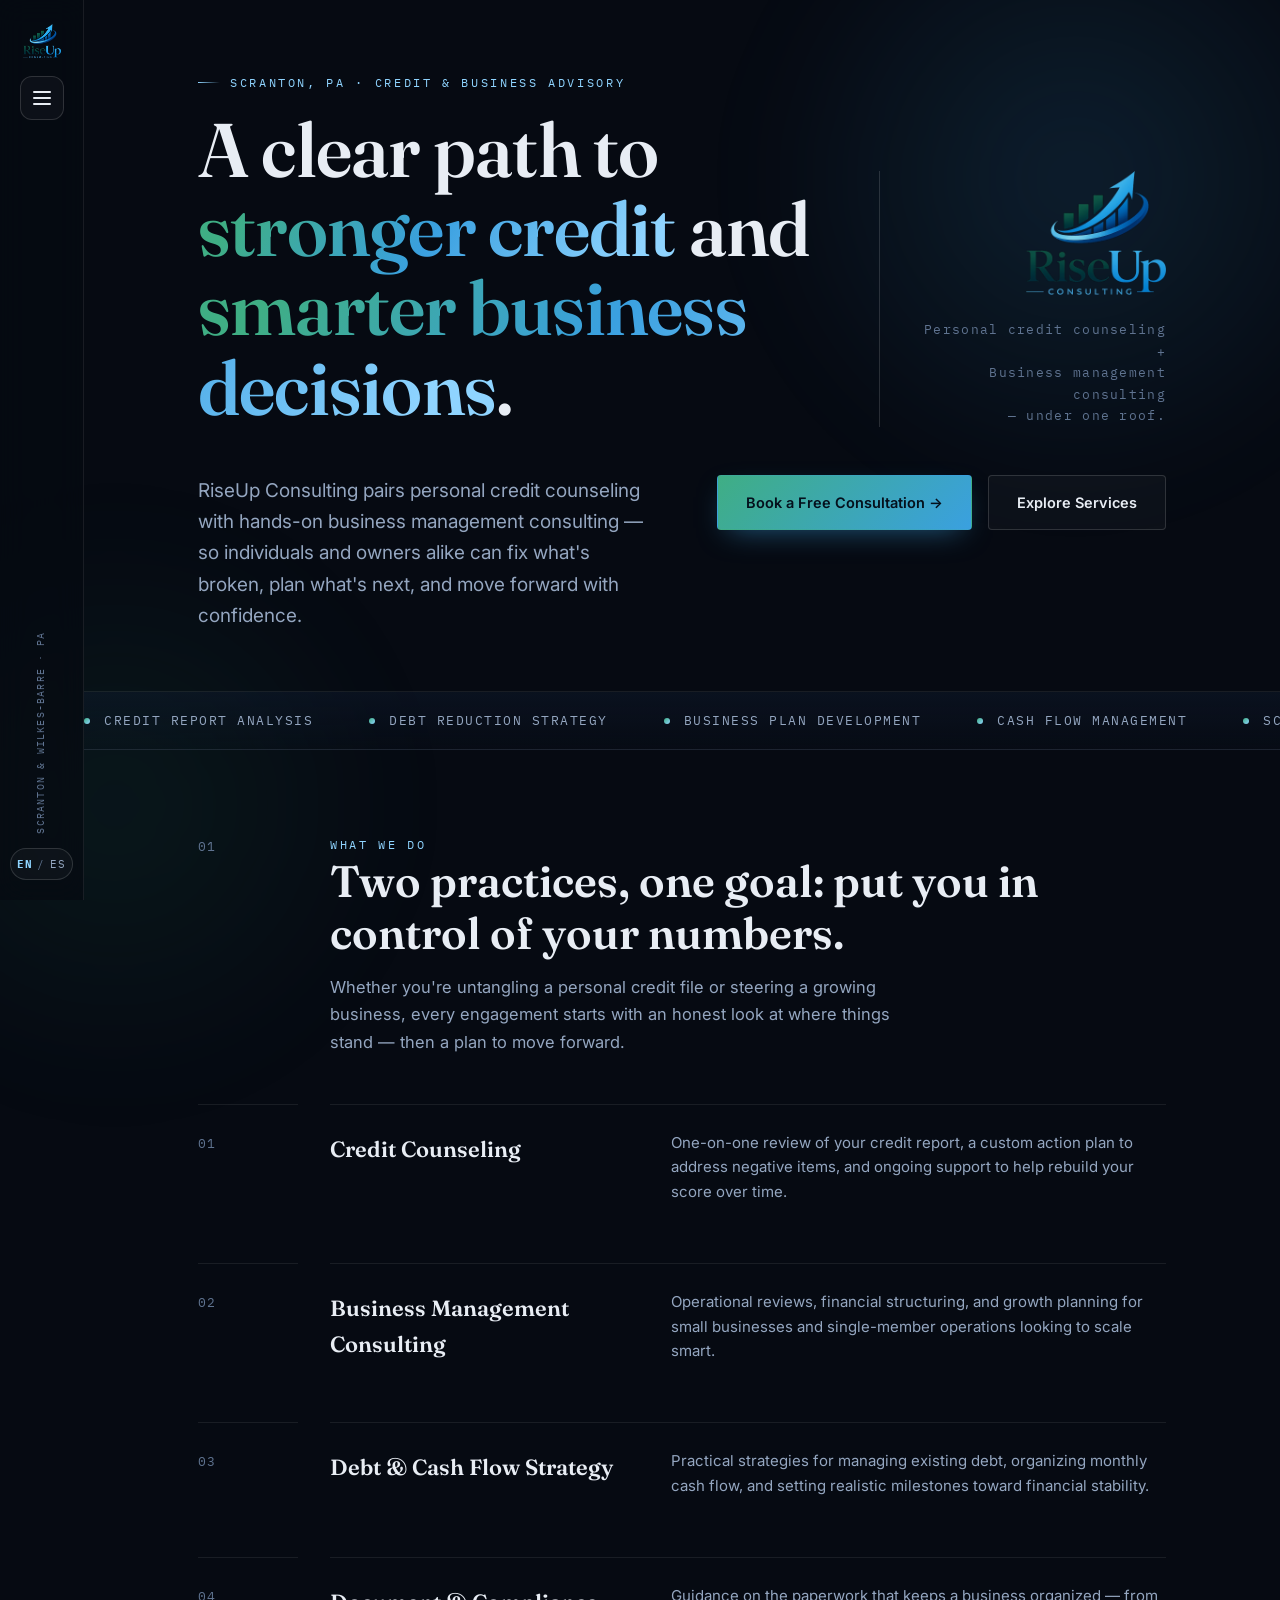
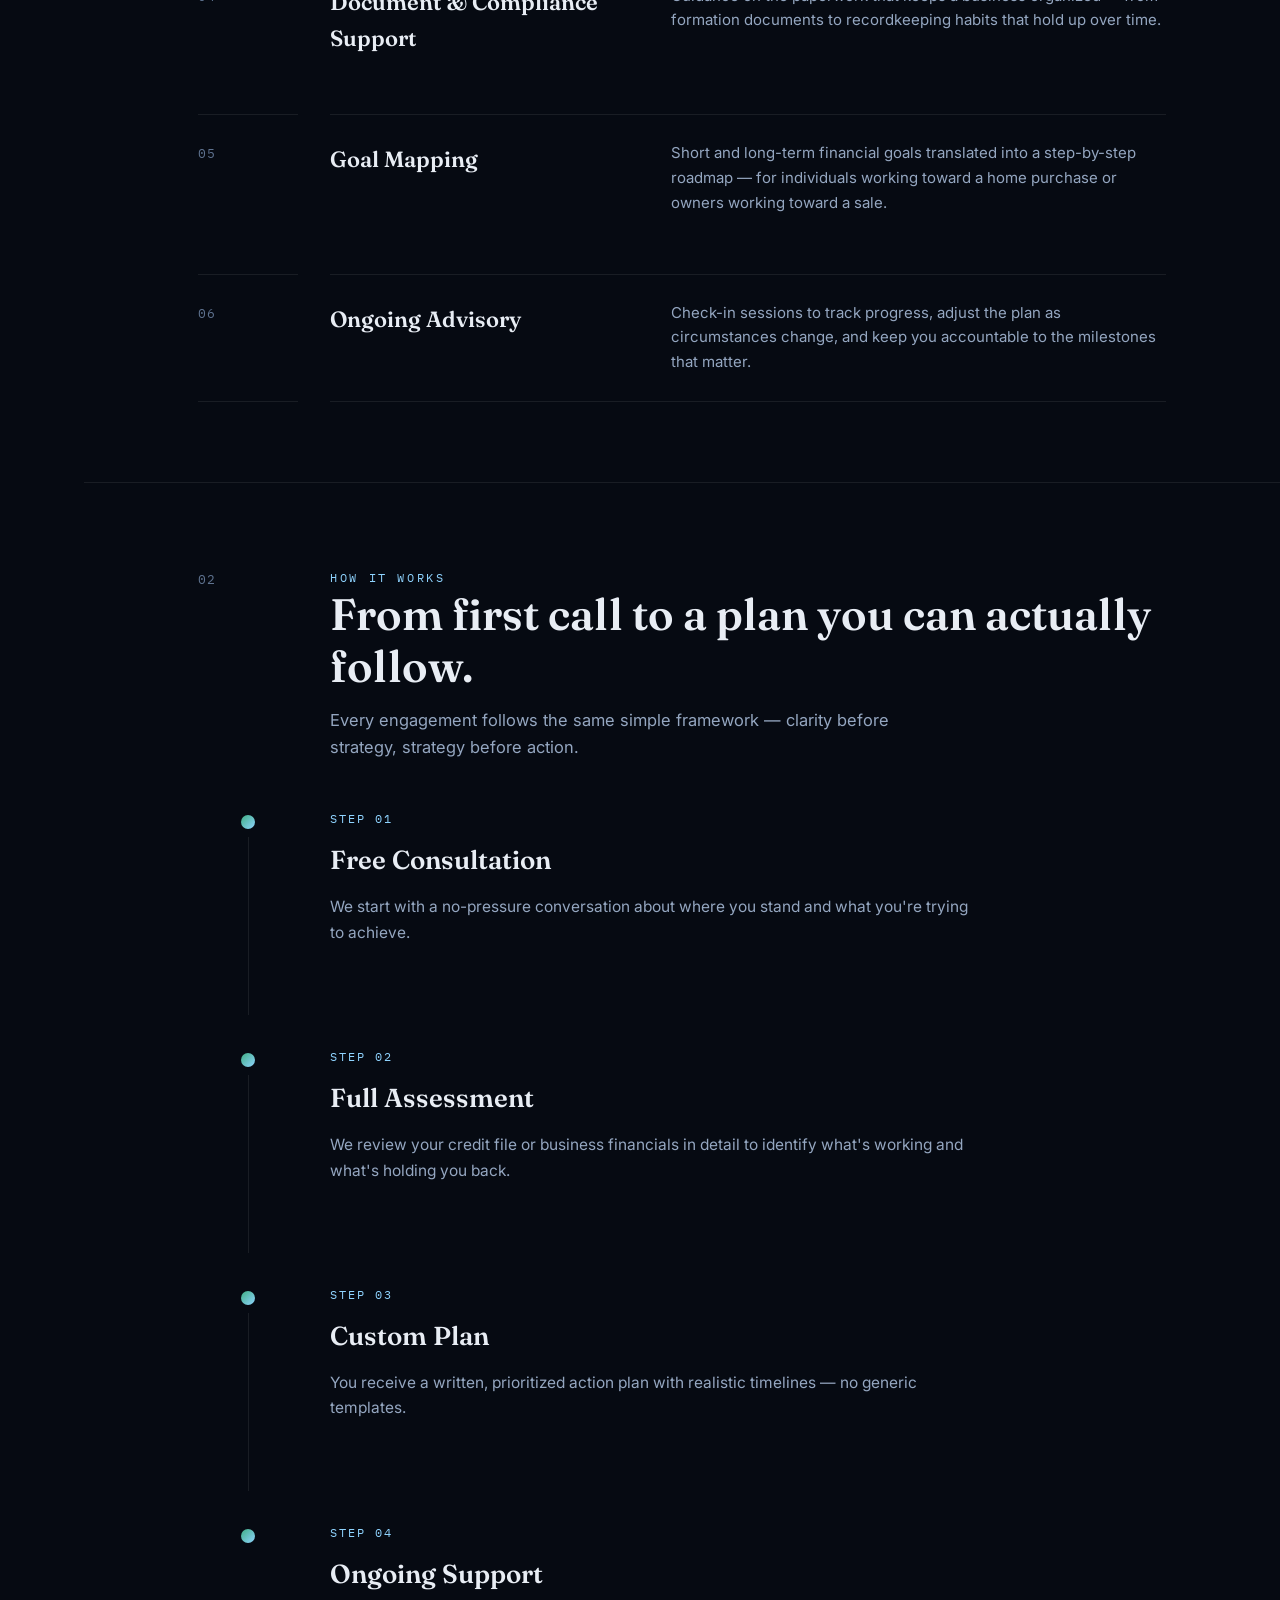
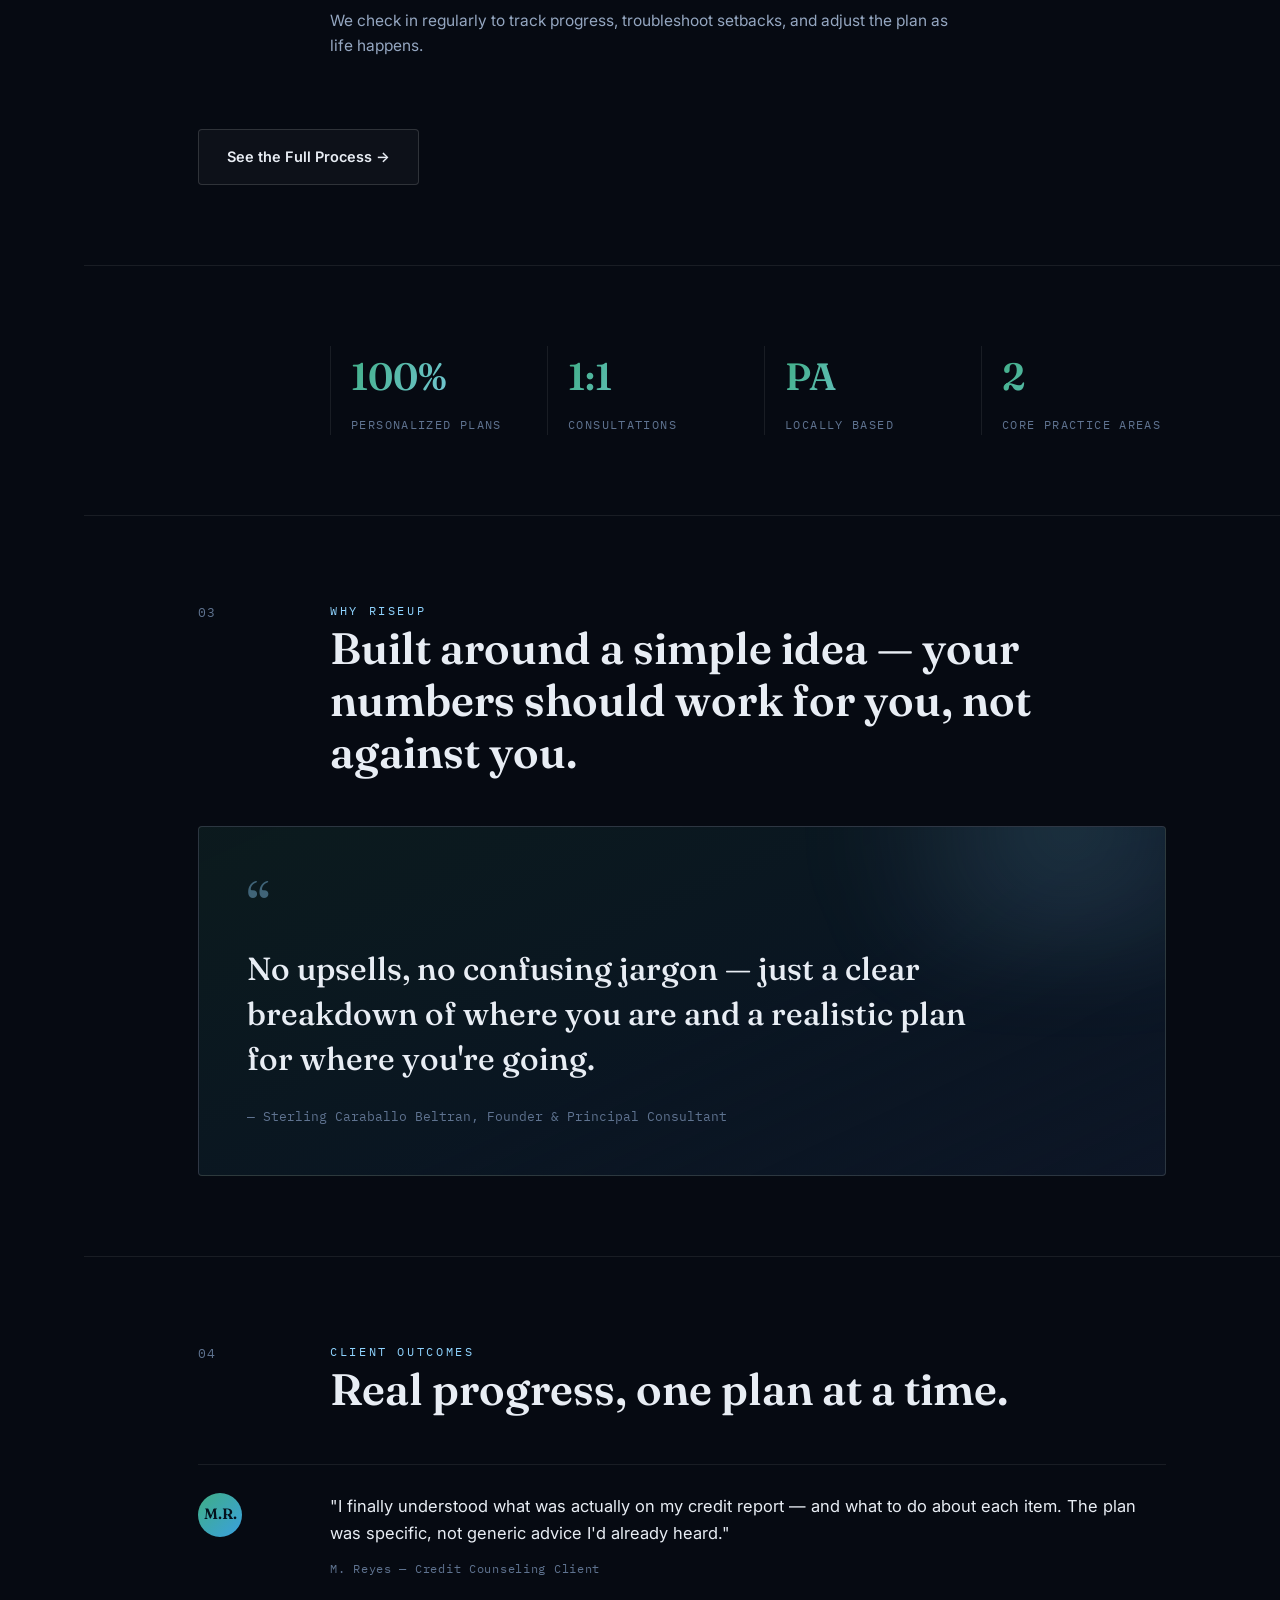
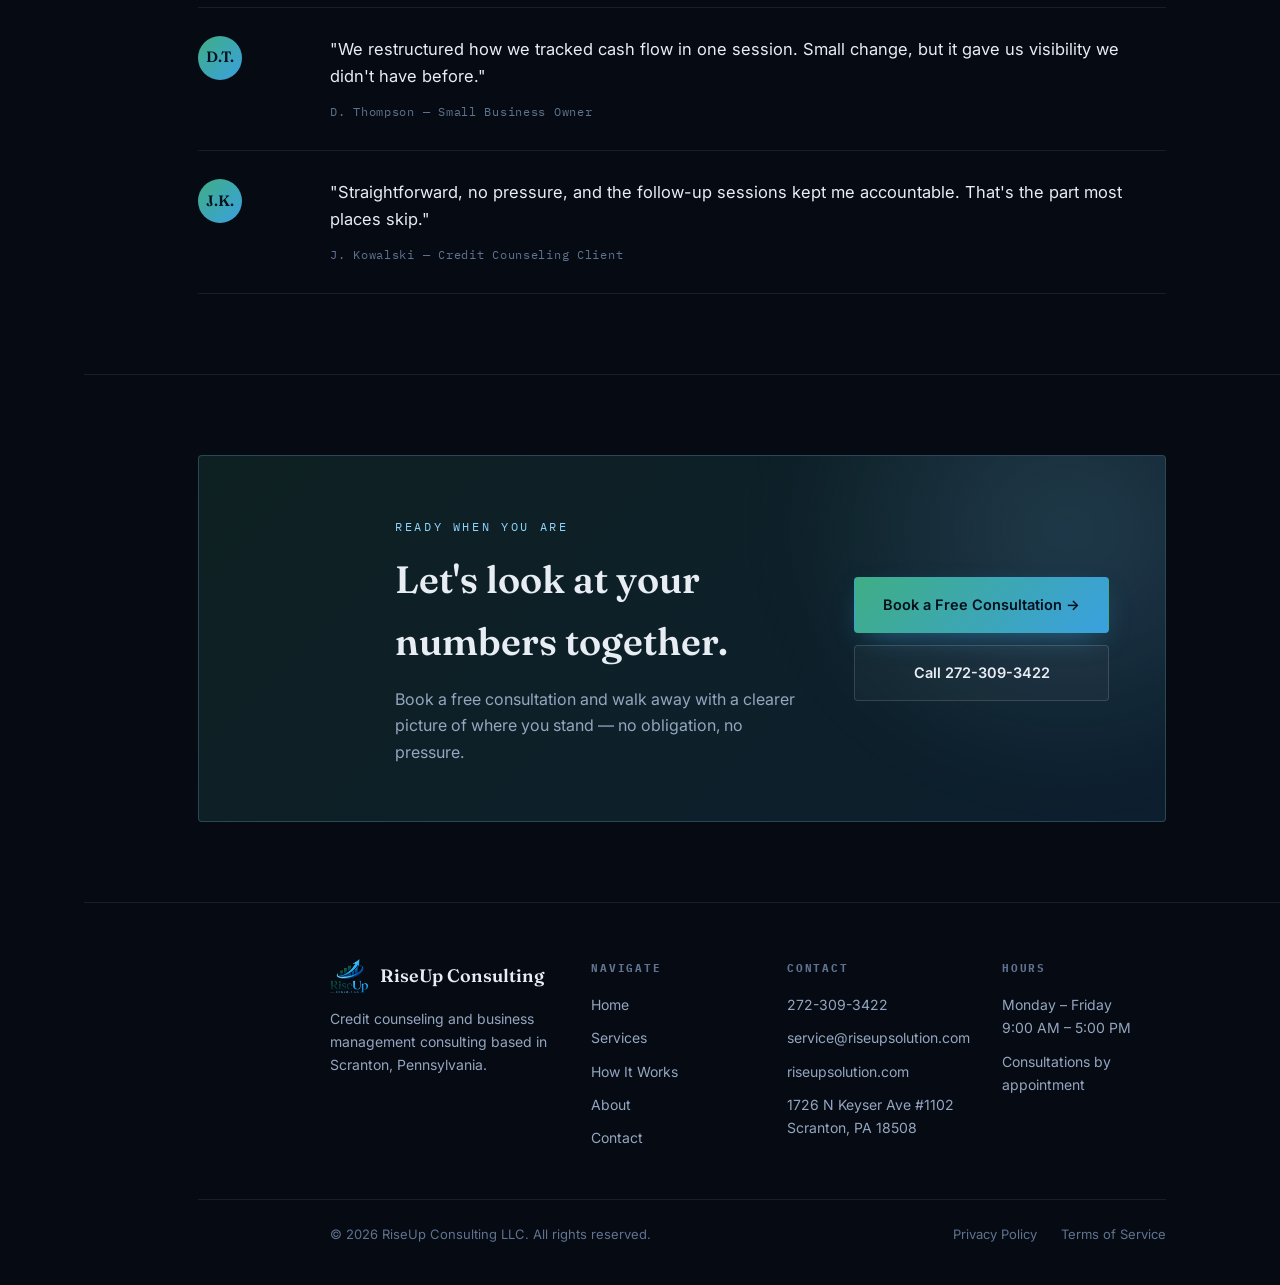
<file: index.html>
<!DOCTYPE html>
<html lang="en" data-lang="en">
<head>
  <meta charset="UTF-8" />
  <meta name="viewport" content="width=device-width, initial-scale=1.0" />
  <title>RiseUp Consulting | Credit Counseling & Business Management Consulting</title>
  <meta name="description" content="RiseUp Consulting provides credit counseling and business management consulting services based in Scranton, PA. Rebuild credit, restructure operations, and rise with a plan." />
  <link rel="preconnect" href="https://fonts.googleapis.com">
  <link rel="preconnect" href="https://fonts.gstatic.com" crossorigin>
  <link href="https://fonts.googleapis.com/css2?family=Fraunces:opsz,wght@9..144,500;9..144,600;9..144,700&family=Inter:wght@400;500;600;700&family=IBM+Plex+Mono:wght@400;500&display=swap" rel="stylesheet">
  <link rel="stylesheet" href="assets/styles.css" />
</head>
<body>

  <!-- ===== DESKTOP LEFT RAIL ===== -->
  <nav class="rail">
    <div class="rail-top">
      <a href="index.html" class="rail-logo"><img src="assets/logo.png" alt="RiseUp Consulting" /></a>
      <button class="rail-menu-btn" data-drawer-open aria-label="Open menu">
        <span></span><span></span><span></span>
      </button>
    </div>
    <div class="rail-bottom">
      <span class="rail-vertical-label">Scranton &amp; Wilkes-Barre · PA</span>
      <button class="rail-lang" data-lang-toggle data-current="en" aria-label="Toggle language">
        <span class="lang-en">EN</span><span class="lang-pipe">/</span><span class="lang-es">ES</span>
      </button>
    </div>
  </nav>

  <!-- ===== MOBILE TOP BAR ===== -->
  <div class="mobile-bar">
    <a href="index.html" class="mobile-bar-brand">
      <img src="assets/logo.png" alt="RiseUp Consulting" />
      <span class="mobile-bar-brand-text">Rise<span class="accent" style="color:var(--blue-light);">Up</span></span>
    </a>
    <div class="mobile-bar-actions">
      <button class="mobile-lang" data-lang-toggle data-current="en" aria-label="Toggle language">
        <span class="lang-en">EN</span><span class="lang-pipe">/</span><span class="lang-es">ES</span>
      </button>
      <button class="mobile-menu-btn" data-drawer-open aria-label="Open menu">
        <span></span><span></span><span></span>
      </button>
    </div>
  </div>

  <!-- ===== NAV DRAWER ===== -->
  <div class="drawer-overlay" data-drawer-close></div>
  <aside class="drawer">
    <div class="drawer-head">
      <a href="index.html" class="drawer-brand">
        <img src="assets/logo.png" alt="RiseUp Consulting" />
        <span class="drawer-brand-text">Rise<span class="accent">Up</span> Consulting</span>
      </a>
      <button class="drawer-close" data-drawer-close aria-label="Close menu">✕</button>
    </div>
    <nav class="drawer-nav">
      <a href="index.html" class="active"><span class="idx">01</span> <span lang="en">Home</span><span lang="es">Inicio</span></a>
      <a href="services.html"><span class="idx">02</span> <span lang="en">Services</span><span lang="es">Servicios</span></a>
      <a href="how-it-works.html"><span class="idx">03</span> <span lang="en">How It Works</span><span lang="es">Cómo Funciona</span></a>
      <a href="about.html"><span class="idx">04</span> <span lang="en">About</span><span lang="es">Nosotros</span></a>
      <a href="contact.html"><span class="idx">05</span> <span lang="en">Contact</span><span lang="es">Contacto</span></a>
    </nav>
    <div class="drawer-cta">
      <a href="https://calendly.com/sterling-riseupsolution/30min" target="_blank" rel="noopener" class="btn btn-primary">
        <span lang="en">Book a Free Consultation →</span><span lang="es">Reservar Consulta Gratis →</span>
      </a>
      <div class="drawer-meta">
        272-309-3422<br>
        1726 N Keyser Ave #1102<br>
        Scranton, PA 18508
      </div>
    </div>
  </aside>

  <div class="page">

    <!-- ===== HERO ===== -->
    <section class="hero">
      <div class="wrap">
        <div class="hero-top">
          <div>
            <span class="eyebrow"><span lang="en">Scranton, PA · Credit & Business Advisory</span><span lang="es">Scranton, PA · Asesoría de Crédito y Negocios</span></span>
            <h1>
              <span lang="en">A clear path to <span class="grad">stronger credit</span> and <span class="grad">smarter business decisions</span>.</span>
              <span lang="es">Un camino claro hacia <span class="grad">mejor crédito</span> y <span class="grad">decisiones de negocio más inteligentes</span>.</span>
            </h1>
          </div>
          <div class="hero-kicker">
            <img src="assets/logo.png" alt="RiseUp Consulting" class="hero-logo" />
            <span lang="en">Personal credit counseling<br>+<br>Business management consulting<br>— under one roof.</span>
            <span lang="es">Asesoría de crédito personal<br>+<br>Consultoría de gestión empresarial<br>— en un solo lugar.</span>
          </div>
        </div>
        <div class="hero-bottom">
          <p class="hero-lead">
            <span lang="en">RiseUp Consulting pairs personal credit counseling with hands-on business management consulting — so individuals and owners alike can fix what's broken, plan what's next, and move forward with confidence.</span>
            <span lang="es">RiseUp Consulting combina la asesoría de crédito personal con consultoría práctica de gestión empresarial — para que tanto individuos como propietarios puedan resolver lo que no funciona, planear lo que sigue y avanzar con confianza.</span>
          </p>
          <div class="hero-actions">
            <a href="https://calendly.com/sterling-riseupsolution/30min" target="_blank" rel="noopener" class="btn btn-primary">
              <span lang="en">Book a Free Consultation →</span><span lang="es">Reservar Consulta Gratis →</span>
            </a>
            <a href="services.html" class="btn btn-ghost">
              <span lang="en">Explore Services</span><span lang="es">Ver Servicios</span>
            </a>
          </div>
        </div>
      </div>
    </section>

    <!-- ===== MARQUEE ===== -->
    <div class="marquee-section">
      <div class="marquee">
        <div class="marquee-track">
          <div class="marquee-item"><span class="dot"></span> <span lang="en">Credit Report Analysis</span><span lang="es">Análisis de Reporte de Crédito</span></div>
          <div class="marquee-item"><span class="dot"></span> <span lang="en">Debt Reduction Strategy</span><span lang="es">Estrategia de Reducción de Deuda</span></div>
          <div class="marquee-item"><span class="dot"></span> <span lang="en">Business Plan Development</span><span lang="es">Desarrollo de Plan de Negocios</span></div>
          <div class="marquee-item"><span class="dot"></span> <span lang="en">Cash Flow Management</span><span lang="es">Gestión de Flujo de Efectivo</span></div>
          <div class="marquee-item"><span class="dot"></span> <span lang="en">Score Rebuilding Programs</span><span lang="es">Programas de Reconstrucción de Puntaje</span></div>
          <div class="marquee-item"><span class="dot"></span> <span lang="en">Operations & Process Consulting</span><span lang="es">Consultoría de Operaciones y Procesos</span></div>
          <div class="marquee-item"><span class="dot"></span> <span lang="en">Financial Goal Planning</span><span lang="es">Planificación de Metas Financieras</span></div>
          <div class="marquee-item"><span class="dot"></span> <span lang="en">Growth & Structure Advisory</span><span lang="es">Asesoría de Crecimiento y Estructura</span></div>
        </div>
      </div>
    </div>

    <!-- ===== SERVICES OVERVIEW — offset list ===== -->
    <section class="section">
      <div class="wrap">
        <div class="section-head">
          <span class="sec-num">01</span>
          <div>
            <span class="eyebrow no-rule"><span lang="en">What We Do</span><span lang="es">Qué Hacemos</span></span>
            <h2><span lang="en">Two practices, one goal: put you in control of your numbers.</span><span lang="es">Dos prácticas, un objetivo: que tengas el control de tus números.</span></h2>
            <p><span lang="en">Whether you're untangling a personal credit file or steering a growing business, every engagement starts with an honest look at where things stand — then a plan to move forward.</span><span lang="es">Ya sea que estés resolviendo tu historial de crédito personal o dirigiendo un negocio en crecimiento, cada proyecto comienza con una evaluación honesta de tu situación — y luego un plan para avanzar.</span></p>
          </div>
        </div>
        <div class="offset-list">
          <div class="offset-row">
            <span class="row-num">01</span>
            <div class="row-body">
              <h3><span lang="en">Credit Counseling</span><span lang="es">Asesoría de Crédito</span></h3>
              <p><span lang="en">One-on-one review of your credit report, a custom action plan to address negative items, and ongoing support to help rebuild your score over time.</span><span lang="es">Revisión personalizada de tu reporte de crédito, un plan de acción a medida para abordar elementos negativos, y apoyo continuo para reconstruir tu puntaje con el tiempo.</span></p>
            </div>
          </div>
          <div class="offset-row">
            <span class="row-num">02</span>
            <div class="row-body">
              <h3><span lang="en">Business Management Consulting</span><span lang="es">Consultoría de Gestión Empresarial</span></h3>
              <p><span lang="en">Operational reviews, financial structuring, and growth planning for small businesses and single-member operations looking to scale smart.</span><span lang="es">Revisiones operativas, estructuración financiera y planificación de crecimiento para pequeñas empresas y operaciones de un solo propietario que buscan crecer de forma inteligente.</span></p>
            </div>
          </div>
          <div class="offset-row">
            <span class="row-num">03</span>
            <div class="row-body">
              <h3><span lang="en">Debt & Cash Flow Strategy</span><span lang="es">Estrategia de Deuda y Flujo de Efectivo</span></h3>
              <p><span lang="en">Practical strategies for managing existing debt, organizing monthly cash flow, and setting realistic milestones toward financial stability.</span><span lang="es">Estrategias prácticas para manejar deudas existentes, organizar el flujo de efectivo mensual y establecer metas realistas hacia la estabilidad financiera.</span></p>
            </div>
          </div>
          <div class="offset-row">
            <span class="row-num">04</span>
            <div class="row-body">
              <h3><span lang="en">Document & Compliance Support</span><span lang="es">Apoyo en Documentación y Cumplimiento</span></h3>
              <p><span lang="en">Guidance on the paperwork that keeps a business organized — from formation documents to recordkeeping habits that hold up over time.</span><span lang="es">Orientación sobre la documentación que mantiene organizado a un negocio — desde documentos de formación hasta hábitos de registro que se mantienen en el tiempo.</span></p>
            </div>
          </div>
          <div class="offset-row">
            <span class="row-num">05</span>
            <div class="row-body">
              <h3><span lang="en">Goal Mapping</span><span lang="es">Mapeo de Metas</span></h3>
              <p><span lang="en">Short and long-term financial goals translated into a step-by-step roadmap — for individuals working toward a home purchase or owners working toward a sale.</span><span lang="es">Metas financieras a corto y largo plazo traducidas en una hoja de ruta paso a paso — para individuos que buscan comprar una casa o propietarios que buscan vender su negocio.</span></p>
            </div>
          </div>
          <div class="offset-row">
            <span class="row-num">06</span>
            <div class="row-body">
              <h3><span lang="en">Ongoing Advisory</span><span lang="es">Asesoría Continua</span></h3>
              <p><span lang="en">Check-in sessions to track progress, adjust the plan as circumstances change, and keep you accountable to the milestones that matter.</span><span lang="es">Sesiones de seguimiento para monitorear el progreso, ajustar el plan según cambien las circunstancias y mantenerte enfocado en las metas que importan.</span></p>
            </div>
          </div>
        </div>
      </div>
    </section>

    <!-- ===== HOW IT WORKS PREVIEW — timeline ===== -->
    <section class="section">
      <div class="wrap">
        <div class="section-head">
          <span class="sec-num">02</span>
          <div>
            <span class="eyebrow no-rule"><span lang="en">How It Works</span><span lang="es">Cómo Funciona</span></span>
            <h2><span lang="en">From first call to a plan you can actually follow.</span><span lang="es">De la primera llamada a un plan que realmente puedes seguir.</span></h2>
            <p><span lang="en">Every engagement follows the same simple framework — clarity before strategy, strategy before action.</span><span lang="es">Cada proyecto sigue el mismo marco simple — claridad antes de estrategia, estrategia antes de acción.</span></p>
          </div>
        </div>
        <div class="timeline">
          <div class="timeline-row">
            <div class="timeline-marker"><span class="dot"></span><span class="line"></span></div>
            <div class="timeline-content">
              <div class="t-eyebrow"><span lang="en">Step 01</span><span lang="es">Paso 01</span></div>
              <h3><span lang="en">Free Consultation</span><span lang="es">Consulta Gratuita</span></h3>
              <p><span lang="en">We start with a no-pressure conversation about where you stand and what you're trying to achieve.</span><span lang="es">Comenzamos con una conversación sin presión sobre tu situación actual y lo que buscas lograr.</span></p>
            </div>
          </div>
          <div class="timeline-row">
            <div class="timeline-marker"><span class="dot"></span><span class="line"></span></div>
            <div class="timeline-content">
              <div class="t-eyebrow"><span lang="en">Step 02</span><span lang="es">Paso 02</span></div>
              <h3><span lang="en">Full Assessment</span><span lang="es">Evaluación Completa</span></h3>
              <p><span lang="en">We review your credit file or business financials in detail to identify what's working and what's holding you back.</span><span lang="es">Revisamos tu historial de crédito o finanzas del negocio en detalle para identificar qué funciona y qué te está frenando.</span></p>
            </div>
          </div>
          <div class="timeline-row">
            <div class="timeline-marker"><span class="dot"></span><span class="line"></span></div>
            <div class="timeline-content">
              <div class="t-eyebrow"><span lang="en">Step 03</span><span lang="es">Paso 03</span></div>
              <h3><span lang="en">Custom Plan</span><span lang="es">Plan Personalizado</span></h3>
              <p><span lang="en">You receive a written, prioritized action plan with realistic timelines — no generic templates.</span><span lang="es">Recibes un plan de acción por escrito, priorizado y con plazos realistas — sin plantillas genéricas.</span></p>
            </div>
          </div>
          <div class="timeline-row">
            <div class="timeline-marker"><span class="dot"></span><span class="line"></span></div>
            <div class="timeline-content">
              <div class="t-eyebrow"><span lang="en">Step 04</span><span lang="es">Paso 04</span></div>
              <h3><span lang="en">Ongoing Support</span><span lang="es">Apoyo Continuo</span></h3>
              <p><span lang="en">We check in regularly to track progress, troubleshoot setbacks, and adjust the plan as life happens.</span><span lang="es">Damos seguimiento regularmente para monitorear el progreso, resolver contratiempos y ajustar el plan según sea necesario.</span></p>
            </div>
          </div>
        </div>
        <a href="how-it-works.html" class="btn btn-ghost"><span lang="en">See the Full Process →</span><span lang="es">Ver el Proceso Completo →</span></a>
      </div>
    </section>

    <!-- ===== STATS ===== -->
    <section class="section">
      <div class="wrap">
        <div class="stat-strip">
          <div></div>
          <div class="stat">
            <div class="num">100%</div>
            <div class="label"><span lang="en">Personalized Plans</span><span lang="es">Planes Personalizados</span></div>
          </div>
          <div class="stat">
            <div class="num">1:1</div>
            <div class="label"><span lang="en">Consultations</span><span lang="es">Consultas</span></div>
          </div>
          <div class="stat">
            <div class="num">PA</div>
            <div class="label"><span lang="en">Locally Based</span><span lang="es">Local en PA</span></div>
          </div>
          <div class="stat">
            <div class="num">2</div>
            <div class="label"><span lang="en">Core Practice Areas</span><span lang="es">Áreas de Práctica</span></div>
          </div>
        </div>
      </div>
    </section>

    <!-- ===== WHY RISEUP — pull quote ===== -->
    <section class="section">
      <div class="wrap">
        <div class="section-head">
          <span class="sec-num">03</span>
          <div>
            <span class="eyebrow no-rule"><span lang="en">Why RiseUp</span><span lang="es">Por Qué RiseUp</span></span>
            <h2><span lang="en">Built around a simple idea — your numbers should work for you, not against you.</span><span lang="es">Construido sobre una idea simple — tus números deben trabajar para ti, no en tu contra.</span></h2>
          </div>
        </div>
        <div class="pull-block">
          <div class="pull-mark">“</div>
          <p class="pull-text">
            <span lang="en">No upsells, no confusing jargon — just a clear breakdown of where you are and a realistic plan for where you're going.</span>
            <span lang="es">Sin ventas adicionales, sin jerga confusa — solo un análisis claro de tu situación actual y un plan realista hacia donde quieres llegar.</span>
          </p>
          <div class="pull-cite">— Sterling Caraballo Beltran, Founder &amp; Principal Consultant</div>
        </div>
      </div>
    </section>

    <!-- ===== TESTIMONIALS — quote stack ===== -->
    <section class="section">
      <div class="wrap">
        <div class="section-head">
          <span class="sec-num">04</span>
          <div>
            <span class="eyebrow no-rule"><span lang="en">Client Outcomes</span><span lang="es">Resultados de Clientes</span></span>
            <h2><span lang="en">Real progress, one plan at a time.</span><span lang="es">Progreso real, un plan a la vez.</span></h2>
          </div>
        </div>
        <div class="quote-stack">
          <div class="quote-row">
            <div class="avatar">M.R.</div>
            <div class="quote-content">
              <p class="quote">
                <span lang="en">"I finally understood what was actually on my credit report — and what to do about each item. The plan was specific, not generic advice I'd already heard."</span>
                <span lang="es">"Finalmente entendí lo que realmente había en mi reporte de crédito — y qué hacer con cada elemento. El plan fue específico, no consejos genéricos que ya había escuchado."</span>
              </p>
              <div class="who"><span lang="en">M. Reyes — Credit Counseling Client</span><span lang="es">M. Reyes — Cliente de Asesoría de Crédito</span></div>
            </div>
          </div>
          <div class="quote-row">
            <div class="avatar">D.T.</div>
            <div class="quote-content">
              <p class="quote">
                <span lang="en">"We restructured how we tracked cash flow in one session. Small change, but it gave us visibility we didn't have before."</span>
                <span lang="es">"Reestructuramos cómo rastreábamos el flujo de efectivo en una sola sesión. Un cambio pequeño, pero nos dio una visibilidad que no teníamos antes."</span>
              </p>
              <div class="who"><span lang="en">D. Thompson — Small Business Owner</span><span lang="es">D. Thompson — Propietario de Pequeño Negocio</span></div>
            </div>
          </div>
          <div class="quote-row">
            <div class="avatar">J.K.</div>
            <div class="quote-content">
              <p class="quote">
                <span lang="en">"Straightforward, no pressure, and the follow-up sessions kept me accountable. That's the part most places skip."</span>
                <span lang="es">"Directo, sin presión, y las sesiones de seguimiento me mantuvieron enfocado. Esa es la parte que la mayoría de los lugares omiten."</span>
              </p>
              <div class="who"><span lang="en">J. Kowalski — Credit Counseling Client</span><span lang="es">J. Kowalski — Cliente de Asesoría de Crédito</span></div>
            </div>
          </div>
        </div>
      </div>
    </section>

    <!-- ===== CTA ===== -->
    <section class="section">
      <div class="wrap">
        <div class="cta-band">
          <div></div>
          <div class="cta-band-text">
            <span class="eyebrow no-rule"><span lang="en">Ready When You Are</span><span lang="es">Listos Cuando Tú Lo Estés</span></span>
            <h2><span lang="en">Let's look at your numbers together.</span><span lang="es">Revisemos tus números juntos.</span></h2>
            <p><span lang="en">Book a free consultation and walk away with a clearer picture of where you stand — no obligation, no pressure.</span><span lang="es">Reserva una consulta gratuita y obtén una imagen más clara de tu situación — sin obligación, sin presión.</span></p>
          </div>
          <div class="cta-actions">
            <a href="https://calendly.com/sterling-riseupsolution/30min" target="_blank" rel="noopener" class="btn btn-primary">
              <span lang="en">Book a Free Consultation →</span><span lang="es">Reservar Consulta Gratis →</span>
            </a>
            <a href="tel:2723093422" class="btn btn-ghost"><span lang="en">Call 272-309-3422</span><span lang="es">Llamar al 272-309-3422</span></a>
          </div>
        </div>
      </div>
    </section>

    <!-- ===== FOOTER ===== -->
    <footer>
      <div class="wrap">
        <div class="footer-grid">
          <div></div>
          <div class="footer-col">
            <div class="footer-brand">
              <img src="assets/logo.png" alt="RiseUp Consulting logo" />
              <span class="footer-brand-text">RiseUp Consulting</span>
            </div>
            <p><span lang="en">Credit counseling and business management consulting based in Scranton, Pennsylvania.</span><span lang="es">Asesoría de crédito y consultoría de gestión empresarial con sede en Scranton, Pensilvania.</span></p>
          </div>
          <div class="footer-col">
            <h4><span lang="en">Navigate</span><span lang="es">Navegar</span></h4>
            <a href="index.html"><span lang="en">Home</span><span lang="es">Inicio</span></a>
            <a href="services.html"><span lang="en">Services</span><span lang="es">Servicios</span></a>
            <a href="how-it-works.html"><span lang="en">How It Works</span><span lang="es">Cómo Funciona</span></a>
            <a href="about.html"><span lang="en">About</span><span lang="es">Nosotros</span></a>
            <a href="contact.html"><span lang="en">Contact</span><span lang="es">Contacto</span></a>
          </div>
          <div class="footer-col">
            <h4><span lang="en">Contact</span><span lang="es">Contacto</span></h4>
            <a href="tel:2723093422">272-309-3422</a>
            <a href="mailto:service@riseupsolution.com">service@riseupsolution.com</a>
            <a href="https://riseupsolution.com">riseupsolution.com</a>
            <p>1726 N Keyser Ave #1102<br>Scranton, PA 18508</p>
          </div>
          <div class="footer-col">
            <h4><span lang="en">Hours</span><span lang="es">Horario</span></h4>
            <p><span lang="en">Monday – Friday<br>9:00 AM – 5:00 PM</span><span lang="es">Lunes – Viernes<br>9:00 AM – 5:00 PM</span></p>
            <p><span lang="en">Consultations by appointment</span><span lang="es">Consultas con cita previa</span></p>
          </div>
        </div>
        <div class="footer-bottom">
          <span>© 2026 RiseUp Consulting LLC. <span lang="en">All rights reserved.</span><span lang="es">Todos los derechos reservados.</span></span>
          <div class="legal-links">
            <a href="privacy.html"><span lang="en">Privacy Policy</span><span lang="es">Política de Privacidad</span></a>
            <a href="terms.html"><span lang="en">Terms of Service</span><span lang="es">Términos de Servicio</span></a>
          </div>
        </div>
      </div>
    </footer>

  </div>

  <script src="assets/main.js"></script>
</body>
</html>
</file>
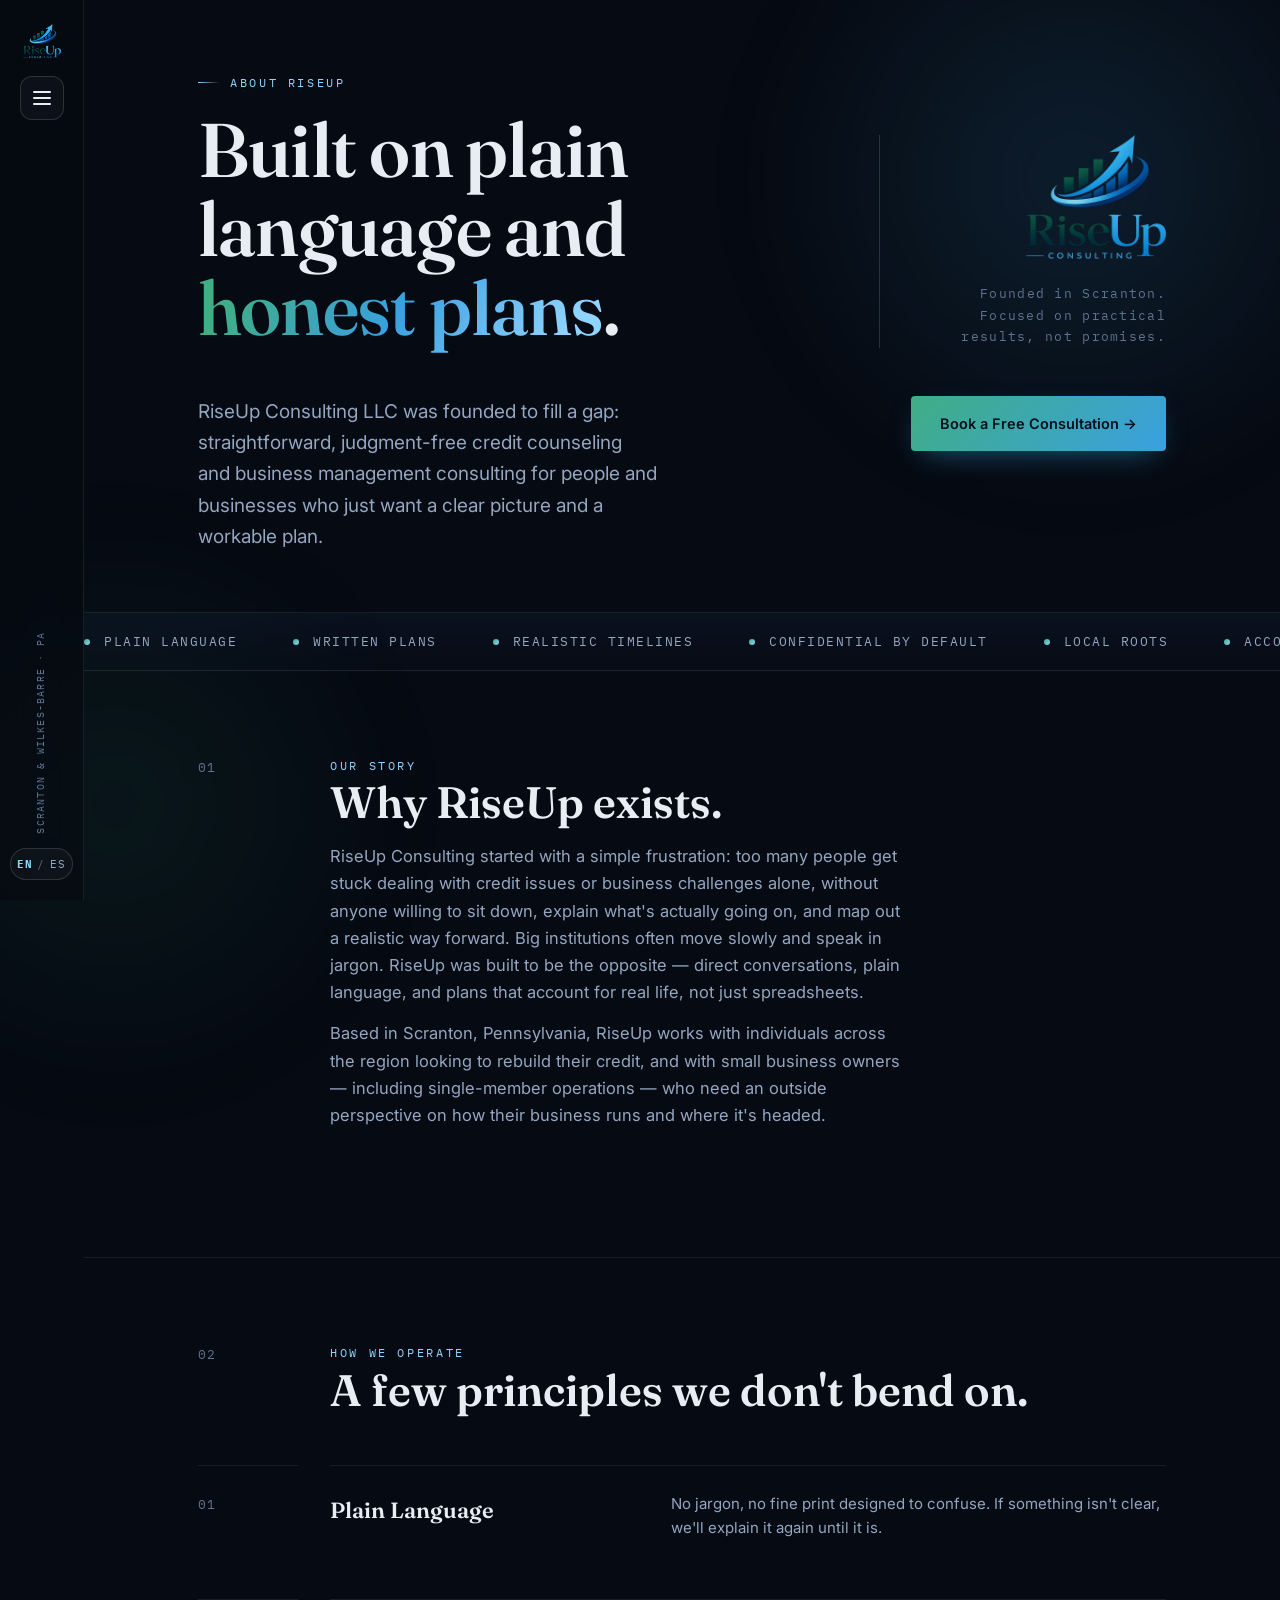
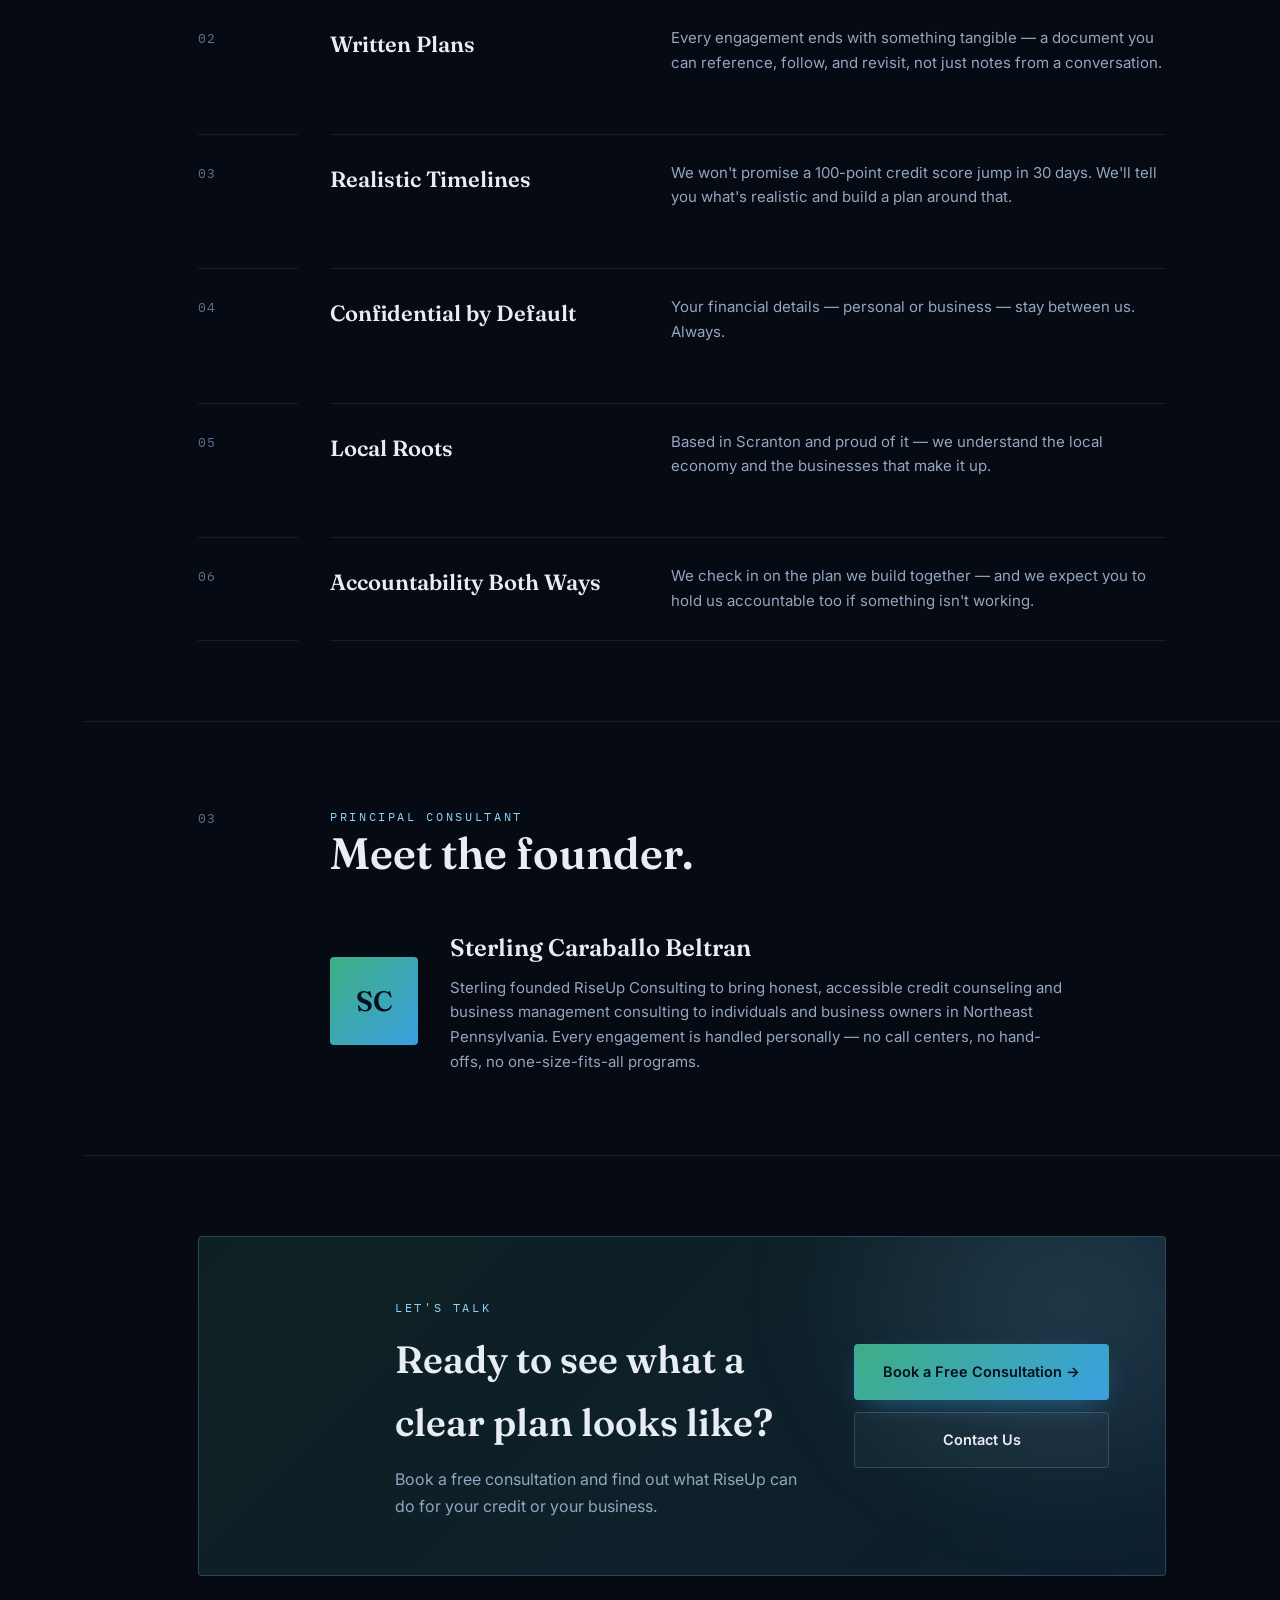
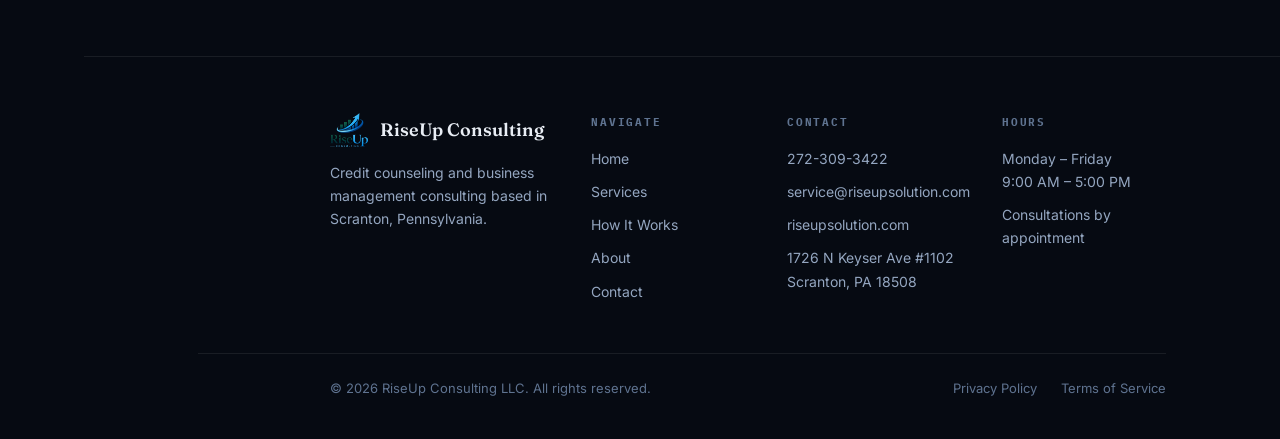
<file: about.html>
<!DOCTYPE html>
<html lang="en" data-lang="en">
<head>
  <meta charset="UTF-8" />
  <meta name="viewport" content="width=device-width, initial-scale=1.0" />
  <title>About | RiseUp Consulting</title>
  <meta name="description" content="Meet RiseUp Consulting, a Scranton, PA based credit counseling and business management consulting practice founded by Sterling Caraballo Beltran." />
  <link rel="preconnect" href="https://fonts.googleapis.com">
  <link rel="preconnect" href="https://fonts.gstatic.com" crossorigin>
  <link href="https://fonts.googleapis.com/css2?family=Fraunces:opsz,wght@9..144,500;9..144,600;9..144,700&family=Inter:wght@400;500;600;700&family=IBM+Plex+Mono:wght@400;500&display=swap" rel="stylesheet">
  <link rel="stylesheet" href="assets/styles.css" />
</head>
<body>

  <!-- ===== DESKTOP LEFT RAIL ===== -->
  <nav class="rail">
    <div class="rail-top">
      <a href="index.html" class="rail-logo"><img src="assets/logo.png" alt="RiseUp Consulting" /></a>
      <button class="rail-menu-btn" data-drawer-open aria-label="Open menu">
        <span></span><span></span><span></span>
      </button>
    </div>
    <div class="rail-bottom">
      <span class="rail-vertical-label">Scranton &amp; Wilkes-Barre · PA</span>
      <button class="rail-lang" data-lang-toggle data-current="en" aria-label="Toggle language">
        <span class="lang-en">EN</span><span class="lang-pipe">/</span><span class="lang-es">ES</span>
      </button>
    </div>
  </nav>

  <!-- ===== MOBILE TOP BAR ===== -->
  <div class="mobile-bar">
    <a href="index.html" class="mobile-bar-brand">
      <img src="assets/logo.png" alt="RiseUp Consulting" />
      <span class="mobile-bar-brand-text">Rise<span class="accent" style="color:var(--blue-light);">Up</span></span>
    </a>
    <div class="mobile-bar-actions">
      <button class="mobile-lang" data-lang-toggle data-current="en" aria-label="Toggle language">
        <span class="lang-en">EN</span><span class="lang-pipe">/</span><span class="lang-es">ES</span>
      </button>
      <button class="mobile-menu-btn" data-drawer-open aria-label="Open menu">
        <span></span><span></span><span></span>
      </button>
    </div>
  </div>

  <!-- ===== NAV DRAWER ===== -->
  <div class="drawer-overlay" data-drawer-close></div>
  <aside class="drawer">
    <div class="drawer-head">
      <a href="index.html" class="drawer-brand">
        <img src="assets/logo.png" alt="RiseUp Consulting" />
        <span class="drawer-brand-text">Rise<span class="accent">Up</span> Consulting</span>
      </a>
      <button class="drawer-close" data-drawer-close aria-label="Close menu">✕</button>
    </div>
    <nav class="drawer-nav">
      <a href="index.html"><span class="idx">01</span> <span lang="en">Home</span><span lang="es">Inicio</span></a>
      <a href="services.html"><span class="idx">02</span> <span lang="en">Services</span><span lang="es">Servicios</span></a>
      <a href="how-it-works.html"><span class="idx">03</span> <span lang="en">How It Works</span><span lang="es">Cómo Funciona</span></a>
      <a href="about.html" class="active"><span class="idx">04</span> <span lang="en">About</span><span lang="es">Nosotros</span></a>
      <a href="contact.html"><span class="idx">05</span> <span lang="en">Contact</span><span lang="es">Contacto</span></a>
    </nav>
    <div class="drawer-cta">
      <a href="https://calendly.com/sterling-riseupsolution/30min" target="_blank" rel="noopener" class="btn btn-primary">
        <span lang="en">Book a Free Consultation →</span><span lang="es">Reservar Consulta Gratis →</span>
      </a>
      <div class="drawer-meta">
        272-309-3422<br>
        1726 N Keyser Ave #1102<br>
        Scranton, PA 18508
      </div>
    </div>
  </aside>

  <div class="page">

    <!-- ===== PAGE HEADER ===== -->
    <section class="hero">
      <div class="wrap">
        <div class="hero-top">
          <div>
            <span class="eyebrow"><span lang="en">About RiseUp</span><span lang="es">Sobre RiseUp</span></span>
            <h1>
              <span lang="en">Built on plain language and <span class="grad">honest plans</span>.</span>
              <span lang="es">Construido sobre lenguaje claro y <span class="grad">planes honestos</span>.</span>
            </h1>
          </div>
          <div class="hero-kicker">
            <img src="assets/logo.png" alt="RiseUp Consulting" class="hero-logo" />
            <span lang="en">Founded in Scranton.<br>Focused on practical results, not promises.</span>
            <span lang="es">Fundado en Scranton.<br>Enfocado en resultados prácticos, no promesas.</span>
          </div>
        </div>
        <div class="hero-bottom">
          <p class="hero-lead">
            <span lang="en">RiseUp Consulting LLC was founded to fill a gap: straightforward, judgment-free credit counseling and business management consulting for people and businesses who just want a clear picture and a workable plan.</span>
            <span lang="es">RiseUp Consulting LLC fue fundada para llenar un vacío: asesoría de crédito y consultoría de gestión empresarial directa y sin juicios para personas y negocios que solo quieren una imagen clara y un plan viable.</span>
          </p>
          <div class="hero-actions">
            <a href="https://calendly.com/sterling-riseupsolution/30min" target="_blank" rel="noopener" class="btn btn-primary">
              <span lang="en">Book a Free Consultation →</span><span lang="es">Reservar Consulta Gratis →</span>
            </a>
          </div>
        </div>
      </div>
    </section>

    <!-- ===== MARQUEE ===== -->
    <div class="marquee-section">
      <div class="marquee">
        <div class="marquee-track">
          <div class="marquee-item"><span class="dot"></span> <span lang="en">Plain Language</span><span lang="es">Lenguaje Claro</span></div>
          <div class="marquee-item"><span class="dot"></span> <span lang="en">Written Plans</span><span lang="es">Planes por Escrito</span></div>
          <div class="marquee-item"><span class="dot"></span> <span lang="en">Realistic Timelines</span><span lang="es">Plazos Realistas</span></div>
          <div class="marquee-item"><span class="dot"></span> <span lang="en">Confidential by Default</span><span lang="es">Confidencial por Defecto</span></div>
          <div class="marquee-item"><span class="dot"></span> <span lang="en">Local Roots</span><span lang="es">Raíces Locales</span></div>
          <div class="marquee-item"><span class="dot"></span> <span lang="en">Accountability Both Ways</span><span lang="es">Responsabilidad Mutua</span></div>
        </div>
      </div>
    </div>

    <!-- ===== FOUNDER STORY ===== -->
    <section class="section">
      <div class="wrap">
        <div class="section-head">
          <span class="sec-num">01</span>
          <div>
            <span class="eyebrow no-rule"><span lang="en">Our Story</span><span lang="es">Nuestra Historia</span></span>
            <h2><span lang="en">Why RiseUp exists.</span><span lang="es">Por qué existe RiseUp.</span></h2>
            <p>
              <span lang="en">RiseUp Consulting started with a simple frustration: too many people get stuck dealing with credit issues or business challenges alone, without anyone willing to sit down, explain what's actually going on, and map out a realistic way forward. Big institutions often move slowly and speak in jargon. RiseUp was built to be the opposite — direct conversations, plain language, and plans that account for real life, not just spreadsheets.</span>
              <span lang="es">RiseUp Consulting comenzó con una frustración simple: demasiadas personas se quedan atascadas lidiando solas con problemas de crédito o desafíos empresariales, sin nadie dispuesto a sentarse, explicar lo que realmente está pasando y trazar un camino realista hacia adelante. Las grandes instituciones a menudo se mueven lento y hablan en jerga. RiseUp fue construido para ser lo opuesto — conversaciones directas, lenguaje claro y planes que toman en cuenta la vida real, no solo hojas de cálculo.</span>
            </p>
            <p>
              <span lang="en">Based in Scranton, Pennsylvania, RiseUp works with individuals across the region looking to rebuild their credit, and with small business owners — including single-member operations — who need an outside perspective on how their business runs and where it's headed.</span>
              <span lang="es">Con sede en Scranton, Pensilvania, RiseUp trabaja con individuos de toda la región que buscan reconstruir su crédito, y con propietarios de pequeños negocios — incluidas operaciones de un solo dueño — que necesitan una perspectiva externa sobre cómo opera su negocio y hacia dónde se dirige.</span>
            </p>
          </div>
        </div>
      </div>
    </section>

    <!-- ===== VALUES — offset list ===== -->
    <section class="section">
      <div class="wrap">
        <div class="section-head">
          <span class="sec-num">02</span>
          <div>
            <span class="eyebrow no-rule"><span lang="en">How We Operate</span><span lang="es">Cómo Operamos</span></span>
            <h2><span lang="en">A few principles we don't bend on.</span><span lang="es">Algunos principios que no negociamos.</span></h2>
          </div>
        </div>
        <div class="offset-list">
          <div class="offset-row">
            <span class="row-num">01</span>
            <div class="row-body">
              <h3><span lang="en">Plain Language</span><span lang="es">Lenguaje Claro</span></h3>
              <p><span lang="en">No jargon, no fine print designed to confuse. If something isn't clear, we'll explain it again until it is.</span><span lang="es">Sin jerga, sin letra pequeña diseñada para confundir. Si algo no está claro, lo explicamos de nuevo hasta que lo esté.</span></p>
            </div>
          </div>
          <div class="offset-row">
            <span class="row-num">02</span>
            <div class="row-body">
              <h3><span lang="en">Written Plans</span><span lang="es">Planes por Escrito</span></h3>
              <p><span lang="en">Every engagement ends with something tangible — a document you can reference, follow, and revisit, not just notes from a conversation.</span><span lang="es">Cada proyecto termina con algo tangible — un documento que puedes consultar, seguir y revisar, no solo notas de una conversación.</span></p>
            </div>
          </div>
          <div class="offset-row">
            <span class="row-num">03</span>
            <div class="row-body">
              <h3><span lang="en">Realistic Timelines</span><span lang="es">Plazos Realistas</span></h3>
              <p><span lang="en">We won't promise a 100-point credit score jump in 30 days. We'll tell you what's realistic and build a plan around that.</span><span lang="es">No prometemos un aumento de 100 puntos en el puntaje de crédito en 30 días. Te diremos qué es realista y construiremos un plan en torno a eso.</span></p>
            </div>
          </div>
          <div class="offset-row">
            <span class="row-num">04</span>
            <div class="row-body">
              <h3><span lang="en">Confidential by Default</span><span lang="es">Confidencial por Defecto</span></h3>
              <p><span lang="en">Your financial details — personal or business — stay between us. Always.</span><span lang="es">Tus detalles financieros — personales o del negocio — se quedan entre nosotros. Siempre.</span></p>
            </div>
          </div>
          <div class="offset-row">
            <span class="row-num">05</span>
            <div class="row-body">
              <h3><span lang="en">Local Roots</span><span lang="es">Raíces Locales</span></h3>
              <p><span lang="en">Based in Scranton and proud of it — we understand the local economy and the businesses that make it up.</span><span lang="es">Con sede en Scranton y orgullosos de ello — entendemos la economía local y los negocios que la conforman.</span></p>
            </div>
          </div>
          <div class="offset-row">
            <span class="row-num">06</span>
            <div class="row-body">
              <h3><span lang="en">Accountability Both Ways</span><span lang="es">Responsabilidad Mutua</span></h3>
              <p><span lang="en">We check in on the plan we build together — and we expect you to hold us accountable too if something isn't working.</span><span lang="es">Damos seguimiento al plan que construimos juntos — y esperamos que tú también nos hagas responsables si algo no está funcionando.</span></p>
            </div>
          </div>
        </div>
      </div>
    </section>

    <!-- ===== FOUNDER BLOCK ===== -->
    <section class="section">
      <div class="wrap">
        <div class="section-head">
          <span class="sec-num">03</span>
          <div>
            <span class="eyebrow no-rule"><span lang="en">Principal Consultant</span><span lang="es">Consultor Principal</span></span>
            <h2><span lang="en">Meet the founder.</span><span lang="es">Conoce al fundador.</span></h2>
          </div>
        </div>
        <div class="founder-block">
          <div></div>
          <div class="founder-avatar">SC</div>
          <div>
            <h3 style="font-family: var(--display); font-size: 24px; font-weight: 600; margin-bottom: 8px;">Sterling Caraballo Beltran</h3>
            <p style="color: var(--muted); font-size: 15px; max-width: 620px;">
              <span lang="en">Sterling founded RiseUp Consulting to bring honest, accessible credit counseling and business management consulting to individuals and business owners in Northeast Pennsylvania. Every engagement is handled personally — no call centers, no hand-offs, no one-size-fits-all programs.</span>
              <span lang="es">Sterling fundó RiseUp Consulting para ofrecer asesoría de crédito y consultoría de gestión empresarial honesta y accesible a individuos y propietarios de negocios en el noreste de Pensilvania. Cada proyecto se maneja personalmente — sin centros de llamadas, sin transferencias, sin programas genéricos.</span>
            </p>
          </div>
        </div>
      </div>
    </section>

    <!-- ===== CTA ===== -->
    <section class="section">
      <div class="wrap">
        <div class="cta-band">
          <div></div>
          <div class="cta-band-text">
            <span class="eyebrow no-rule"><span lang="en">Let's Talk</span><span lang="es">Hablemos</span></span>
            <h2><span lang="en">Ready to see what a clear plan looks like?</span><span lang="es">¿Listo para ver cómo se ve un plan claro?</span></h2>
            <p><span lang="en">Book a free consultation and find out what RiseUp can do for your credit or your business.</span><span lang="es">Reserva una consulta gratuita y descubre qué puede hacer RiseUp por tu crédito o tu negocio.</span></p>
          </div>
          <div class="cta-actions">
            <a href="https://calendly.com/sterling-riseupsolution/30min" target="_blank" rel="noopener" class="btn btn-primary">
              <span lang="en">Book a Free Consultation →</span><span lang="es">Reservar Consulta Gratis →</span>
            </a>
            <a href="contact.html" class="btn btn-ghost"><span lang="en">Contact Us</span><span lang="es">Contáctanos</span></a>
          </div>
        </div>
      </div>
    </section>

    <!-- ===== FOOTER ===== -->
    <footer>
      <div class="wrap">
        <div class="footer-grid">
          <div></div>
          <div class="footer-col">
            <div class="footer-brand">
              <img src="assets/logo.png" alt="RiseUp Consulting logo" />
              <span class="footer-brand-text">RiseUp Consulting</span>
            </div>
            <p><span lang="en">Credit counseling and business management consulting based in Scranton, Pennsylvania.</span><span lang="es">Asesoría de crédito y consultoría de gestión empresarial con sede en Scranton, Pensilvania.</span></p>
          </div>
          <div class="footer-col">
            <h4><span lang="en">Navigate</span><span lang="es">Navegar</span></h4>
            <a href="index.html"><span lang="en">Home</span><span lang="es">Inicio</span></a>
            <a href="services.html"><span lang="en">Services</span><span lang="es">Servicios</span></a>
            <a href="how-it-works.html"><span lang="en">How It Works</span><span lang="es">Cómo Funciona</span></a>
            <a href="about.html"><span lang="en">About</span><span lang="es">Nosotros</span></a>
            <a href="contact.html"><span lang="en">Contact</span><span lang="es">Contacto</span></a>
          </div>
          <div class="footer-col">
            <h4><span lang="en">Contact</span><span lang="es">Contacto</span></h4>
            <a href="tel:2723093422">272-309-3422</a>
            <a href="mailto:service@riseupsolution.com">service@riseupsolution.com</a>
            <a href="https://riseupsolution.com">riseupsolution.com</a>
            <p>1726 N Keyser Ave #1102<br>Scranton, PA 18508</p>
          </div>
          <div class="footer-col">
            <h4><span lang="en">Hours</span><span lang="es">Horario</span></h4>
            <p><span lang="en">Monday – Friday<br>9:00 AM – 5:00 PM</span><span lang="es">Lunes – Viernes<br>9:00 AM – 5:00 PM</span></p>
            <p><span lang="en">Consultations by appointment</span><span lang="es">Consultas con cita previa</span></p>
          </div>
        </div>
        <div class="footer-bottom">
          <span>© 2026 RiseUp Consulting LLC. <span lang="en">All rights reserved.</span><span lang="es">Todos los derechos reservados.</span></span>
          <div class="legal-links">
            <a href="privacy.html"><span lang="en">Privacy Policy</span><span lang="es">Política de Privacidad</span></a>
            <a href="terms.html"><span lang="en">Terms of Service</span><span lang="es">Términos de Servicio</span></a>
          </div>
        </div>
      </div>
    </footer>

  </div>

  <script src="assets/main.js"></script>
</body>
</html>
</file>
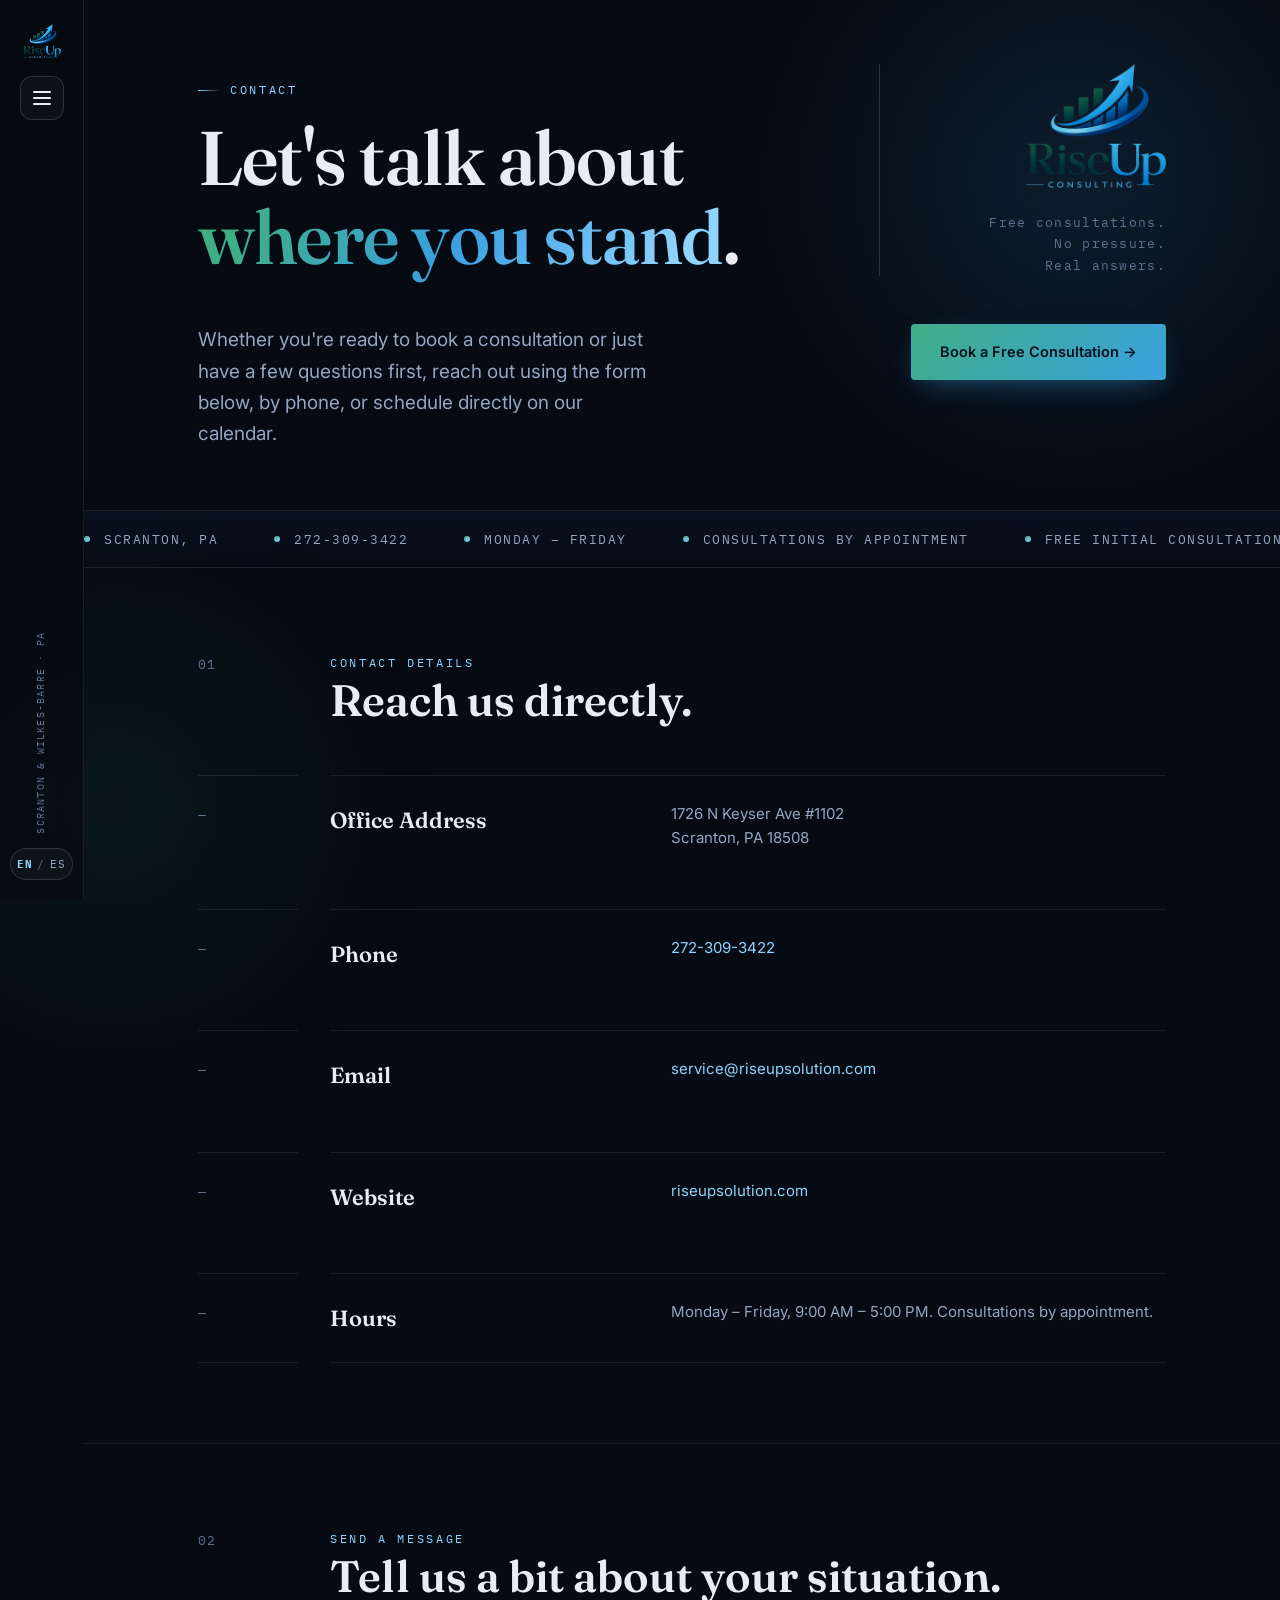
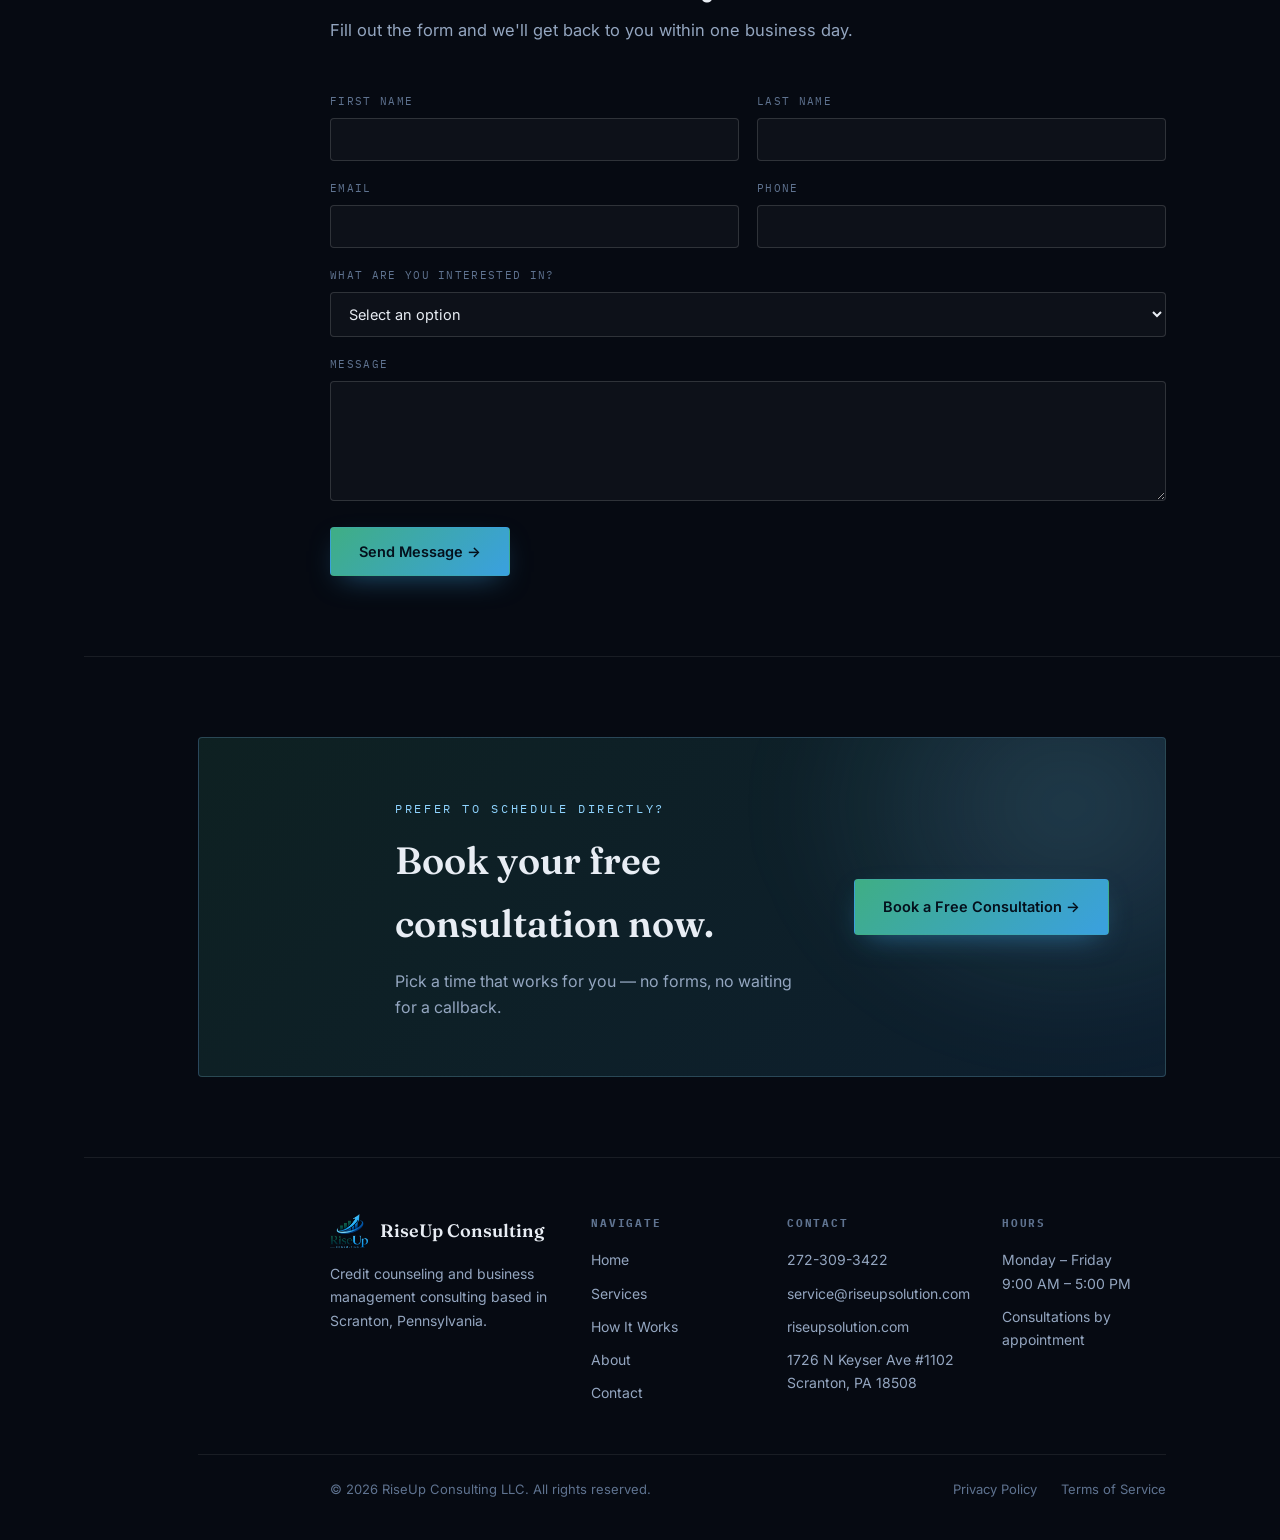
<file: contact.html>
<!DOCTYPE html>
<html lang="en" data-lang="en">
<head>
  <meta charset="UTF-8" />
  <meta name="viewport" content="width=device-width, initial-scale=1.0" />
  <title>Contact | RiseUp Consulting</title>
  <meta name="description" content="Get in touch with RiseUp Consulting in Scranton, PA for credit counseling or business management consulting, or book a free consultation." />
  <link rel="preconnect" href="https://fonts.googleapis.com">
  <link rel="preconnect" href="https://fonts.gstatic.com" crossorigin>
  <link href="https://fonts.googleapis.com/css2?family=Fraunces:opsz,wght@9..144,500;9..144,600;9..144,700&family=Inter:wght@400;500;600;700&family=IBM+Plex+Mono:wght@400;500&display=swap" rel="stylesheet">
  <link rel="stylesheet" href="assets/styles.css" />
</head>
<body>

  <!-- ===== DESKTOP LEFT RAIL ===== -->
  <nav class="rail">
    <div class="rail-top">
      <a href="index.html" class="rail-logo"><img src="assets/logo.png" alt="RiseUp Consulting" /></a>
      <button class="rail-menu-btn" data-drawer-open aria-label="Open menu">
        <span></span><span></span><span></span>
      </button>
    </div>
    <div class="rail-bottom">
      <span class="rail-vertical-label">Scranton &amp; Wilkes-Barre · PA</span>
      <button class="rail-lang" data-lang-toggle data-current="en" aria-label="Toggle language">
        <span class="lang-en">EN</span><span class="lang-pipe">/</span><span class="lang-es">ES</span>
      </button>
    </div>
  </nav>

  <!-- ===== MOBILE TOP BAR ===== -->
  <div class="mobile-bar">
    <a href="index.html" class="mobile-bar-brand">
      <img src="assets/logo.png" alt="RiseUp Consulting" />
      <span class="mobile-bar-brand-text">Rise<span class="accent" style="color:var(--blue-light);">Up</span></span>
    </a>
    <div class="mobile-bar-actions">
      <button class="mobile-lang" data-lang-toggle data-current="en" aria-label="Toggle language">
        <span class="lang-en">EN</span><span class="lang-pipe">/</span><span class="lang-es">ES</span>
      </button>
      <button class="mobile-menu-btn" data-drawer-open aria-label="Open menu">
        <span></span><span></span><span></span>
      </button>
    </div>
  </div>

  <!-- ===== NAV DRAWER ===== -->
  <div class="drawer-overlay" data-drawer-close></div>
  <aside class="drawer">
    <div class="drawer-head">
      <a href="index.html" class="drawer-brand">
        <img src="assets/logo.png" alt="RiseUp Consulting" />
        <span class="drawer-brand-text">Rise<span class="accent">Up</span> Consulting</span>
      </a>
      <button class="drawer-close" data-drawer-close aria-label="Close menu">✕</button>
    </div>
    <nav class="drawer-nav">
      <a href="index.html"><span class="idx">01</span> <span lang="en">Home</span><span lang="es">Inicio</span></a>
      <a href="services.html"><span class="idx">02</span> <span lang="en">Services</span><span lang="es">Servicios</span></a>
      <a href="how-it-works.html"><span class="idx">03</span> <span lang="en">How It Works</span><span lang="es">Cómo Funciona</span></a>
      <a href="about.html"><span class="idx">04</span> <span lang="en">About</span><span lang="es">Nosotros</span></a>
      <a href="contact.html" class="active"><span class="idx">05</span> <span lang="en">Contact</span><span lang="es">Contacto</span></a>
    </nav>
    <div class="drawer-cta">
      <a href="https://calendly.com/sterling-riseupsolution/30min" target="_blank" rel="noopener" class="btn btn-primary">
        <span lang="en">Book a Free Consultation →</span><span lang="es">Reservar Consulta Gratis →</span>
      </a>
      <div class="drawer-meta">
        272-309-3422<br>
        1726 N Keyser Ave #1102<br>
        Scranton, PA 18508
      </div>
    </div>
  </aside>

  <div class="page">

    <!-- ===== PAGE HEADER ===== -->
    <section class="hero">
      <div class="wrap">
        <div class="hero-top">
          <div>
            <span class="eyebrow"><span lang="en">Contact</span><span lang="es">Contacto</span></span>
            <h1>
              <span lang="en">Let's talk about <span class="grad">where you stand</span>.</span>
              <span lang="es">Hablemos sobre <span class="grad">tu situación</span>.</span>
            </h1>
          </div>
          <div class="hero-kicker">
            <img src="assets/logo.png" alt="RiseUp Consulting" class="hero-logo" />
            <span lang="en">Free consultations.<br>No pressure.<br>Real answers.</span>
            <span lang="es">Consultas gratuitas.<br>Sin presión.<br>Respuestas reales.</span>
          </div>
        </div>
        <div class="hero-bottom">
          <p class="hero-lead">
            <span lang="en">Whether you're ready to book a consultation or just have a few questions first, reach out using the form below, by phone, or schedule directly on our calendar.</span>
            <span lang="es">Ya sea que estés listo para reservar una consulta o solo tengas algunas preguntas primero, contáctanos usando el formulario de abajo, por teléfono, o programa directamente en nuestro calendario.</span>
          </p>
          <div class="hero-actions">
            <a href="https://calendly.com/sterling-riseupsolution/30min" target="_blank" rel="noopener" class="btn btn-primary">
              <span lang="en">Book a Free Consultation →</span><span lang="es">Reservar Consulta Gratis →</span>
            </a>
          </div>
        </div>
      </div>
    </section>

    <!-- ===== MARQUEE ===== -->
    <div class="marquee-section">
      <div class="marquee">
        <div class="marquee-track">
          <div class="marquee-item"><span class="dot"></span> <span lang="en">Scranton, PA</span><span lang="es">Scranton, PA</span></div>
          <div class="marquee-item"><span class="dot"></span> <span lang="en">272-309-3422</span><span lang="es">272-309-3422</span></div>
          <div class="marquee-item"><span class="dot"></span> <span lang="en">Monday – Friday</span><span lang="es">Lunes – Viernes</span></div>
          <div class="marquee-item"><span class="dot"></span> <span lang="en">Consultations by Appointment</span><span lang="es">Consultas con Cita Previa</span></div>
          <div class="marquee-item"><span class="dot"></span> <span lang="en">Free Initial Consultation</span><span lang="es">Consulta Inicial Gratuita</span></div>
        </div>
      </div>
    </div>

    <!-- ===== CONTACT INFO ===== -->
    <section class="section">
      <div class="wrap">
        <div class="section-head">
          <span class="sec-num">01</span>
          <div>
            <span class="eyebrow no-rule"><span lang="en">Contact Details</span><span lang="es">Datos de Contacto</span></span>
            <h2><span lang="en">Reach us directly.</span><span lang="es">Contáctanos directamente.</span></h2>
          </div>
        </div>
        <div class="offset-list">
          <div class="offset-row">
            <span class="row-num">—</span>
            <div class="row-body">
              <h3><span lang="en">Office Address</span><span lang="es">Dirección de Oficina</span></h3>
              <p>1726 N Keyser Ave #1102<br>Scranton, PA 18508</p>
            </div>
          </div>
          <div class="offset-row">
            <span class="row-num">—</span>
            <div class="row-body">
              <h3><span lang="en">Phone</span><span lang="es">Teléfono</span></h3>
              <p><a href="tel:2723093422" style="color:var(--blue-light);">272-309-3422</a></p>
            </div>
          </div>
          <div class="offset-row">
            <span class="row-num">—</span>
            <div class="row-body">
              <h3><span lang="en">Email</span><span lang="es">Correo Electrónico</span></h3>
              <p><a href="mailto:service@riseupsolution.com" style="color:var(--blue-light);">service@riseupsolution.com</a></p>
            </div>
          </div>
          <div class="offset-row">
            <span class="row-num">—</span>
            <div class="row-body">
              <h3><span lang="en">Website</span><span lang="es">Sitio Web</span></h3>
              <p><a href="https://riseupsolution.com" style="color:var(--blue-light);">riseupsolution.com</a></p>
            </div>
          </div>
          <div class="offset-row">
            <span class="row-num">—</span>
            <div class="row-body">
              <h3><span lang="en">Hours</span><span lang="es">Horario</span></h3>
              <p><span lang="en">Monday – Friday, 9:00 AM – 5:00 PM. Consultations by appointment.</span><span lang="es">Lunes a Viernes, 9:00 AM – 5:00 PM. Consultas con cita previa.</span></p>
            </div>
          </div>
        </div>
      </div>
    </section>

    <!-- ===== CONTACT FORM ===== -->
    <section class="section">
      <div class="wrap">
        <div class="section-head">
          <span class="sec-num">02</span>
          <div>
            <span class="eyebrow no-rule"><span lang="en">Send a Message</span><span lang="es">Enviar un Mensaje</span></span>
            <h2><span lang="en">Tell us a bit about your situation.</span><span lang="es">Cuéntanos sobre tu situación.</span></h2>
            <p><span lang="en">Fill out the form and we'll get back to you within one business day.</span><span lang="es">Completa el formulario y te responderemos dentro de un día hábil.</span></p>
          </div>
        </div>

        <div class="form-block">
          <div></div>
          <form id="contact-form" action="https://formspree.io/f/xykalydl" method="POST" style="grid-column: span 2;">
            <input type="hidden" name="_subject" value="New inquiry from riseupsolution.com" />

            <div class="form-row">
              <div class="field">
                <label for="firstName"><span lang="en">First Name</span><span lang="es">Nombre</span></label>
                <input type="text" id="firstName" name="firstName" required />
              </div>
              <div class="field">
                <label for="lastName"><span lang="en">Last Name</span><span lang="es">Apellido</span></label>
                <input type="text" id="lastName" name="lastName" required />
              </div>
            </div>

            <div class="form-row">
              <div class="field">
                <label for="email"><span lang="en">Email</span><span lang="es">Correo Electrónico</span></label>
                <input type="email" id="email" name="email" required />
              </div>
              <div class="field">
                <label for="phone"><span lang="en">Phone</span><span lang="es">Teléfono</span></label>
                <input type="tel" id="phone" name="phone" />
              </div>
            </div>

            <div class="form-row full">
              <div class="field">
                <label for="service"><span lang="en">What are you interested in?</span><span lang="es">¿Qué te interesa?</span></label>
                <select id="service" name="service" required>
                  <option value="" data-en="Select an option" data-es="Selecciona una opción">Select an option</option>
                  <option value="Credit Counseling" data-en="Credit Counseling" data-es="Asesoría de Crédito">Credit Counseling</option>
                  <option value="Business Management Consulting" data-en="Business Management Consulting" data-es="Consultoría de Gestión Empresarial">Business Management Consulting</option>
                  <option value="Not sure yet" data-en="Not sure yet" data-es="Aún no estoy seguro">Not sure yet</option>
                  <option value="Other" data-en="Other" data-es="Otro">Other</option>
                </select>
              </div>
            </div>

            <div class="form-row full">
              <div class="field">
                <label for="message"><span lang="en">Message</span><span lang="es">Mensaje</span></label>
                <textarea id="message" name="message" required placeholder=""></textarea>
              </div>
            </div>

            <button type="submit" class="btn btn-primary">
              <span lang="en">Send Message →</span><span lang="es">Enviar Mensaje →</span>
            </button>
            <div id="form-status" class="form-status"></div>
          </form>
        </div>
      </div>
    </section>

    <!-- ===== CTA ===== -->
    <section class="section">
      <div class="wrap">
        <div class="cta-band">
          <div></div>
          <div class="cta-band-text">
            <span class="eyebrow no-rule"><span lang="en">Prefer to Schedule Directly?</span><span lang="es">¿Prefieres Programar Directamente?</span></span>
            <h2><span lang="en">Book your free consultation now.</span><span lang="es">Reserva tu consulta gratuita ahora.</span></h2>
            <p><span lang="en">Pick a time that works for you — no forms, no waiting for a callback.</span><span lang="es">Elige un horario que te convenga — sin formularios, sin esperar una llamada.</span></p>
          </div>
          <div class="cta-actions">
            <a href="https://calendly.com/sterling-riseupsolution/30min" target="_blank" rel="noopener" class="btn btn-primary">
              <span lang="en">Book a Free Consultation →</span><span lang="es">Reservar Consulta Gratis →</span>
            </a>
          </div>
        </div>
      </div>
    </section>

    <!-- ===== FOOTER ===== -->
    <footer>
      <div class="wrap">
        <div class="footer-grid">
          <div></div>
          <div class="footer-col">
            <div class="footer-brand">
              <img src="assets/logo.png" alt="RiseUp Consulting logo" />
              <span class="footer-brand-text">RiseUp Consulting</span>
            </div>
            <p><span lang="en">Credit counseling and business management consulting based in Scranton, Pennsylvania.</span><span lang="es">Asesoría de crédito y consultoría de gestión empresarial con sede en Scranton, Pensilvania.</span></p>
          </div>
          <div class="footer-col">
            <h4><span lang="en">Navigate</span><span lang="es">Navegar</span></h4>
            <a href="index.html"><span lang="en">Home</span><span lang="es">Inicio</span></a>
            <a href="services.html"><span lang="en">Services</span><span lang="es">Servicios</span></a>
            <a href="how-it-works.html"><span lang="en">How It Works</span><span lang="es">Cómo Funciona</span></a>
            <a href="about.html"><span lang="en">About</span><span lang="es">Nosotros</span></a>
            <a href="contact.html"><span lang="en">Contact</span><span lang="es">Contacto</span></a>
          </div>
          <div class="footer-col">
            <h4><span lang="en">Contact</span><span lang="es">Contacto</span></h4>
            <a href="tel:2723093422">272-309-3422</a>
            <a href="mailto:service@riseupsolution.com">service@riseupsolution.com</a>
            <a href="https://riseupsolution.com">riseupsolution.com</a>
            <p>1726 N Keyser Ave #1102<br>Scranton, PA 18508</p>
          </div>
          <div class="footer-col">
            <h4><span lang="en">Hours</span><span lang="es">Horario</span></h4>
            <p><span lang="en">Monday – Friday<br>9:00 AM – 5:00 PM</span><span lang="es">Lunes – Viernes<br>9:00 AM – 5:00 PM</span></p>
            <p><span lang="en">Consultations by appointment</span><span lang="es">Consultas con cita previa</span></p>
          </div>
        </div>
        <div class="footer-bottom">
          <span>© 2026 RiseUp Consulting LLC. <span lang="en">All rights reserved.</span><span lang="es">Todos los derechos reservados.</span></span>
          <div class="legal-links">
            <a href="privacy.html"><span lang="en">Privacy Policy</span><span lang="es">Política de Privacidad</span></a>
            <a href="terms.html"><span lang="en">Terms of Service</span><span lang="es">Términos de Servicio</span></a>
          </div>
        </div>
      </div>
    </footer>

  </div>

  <script src="assets/main.js"></script>
</body>
</html>
</file>
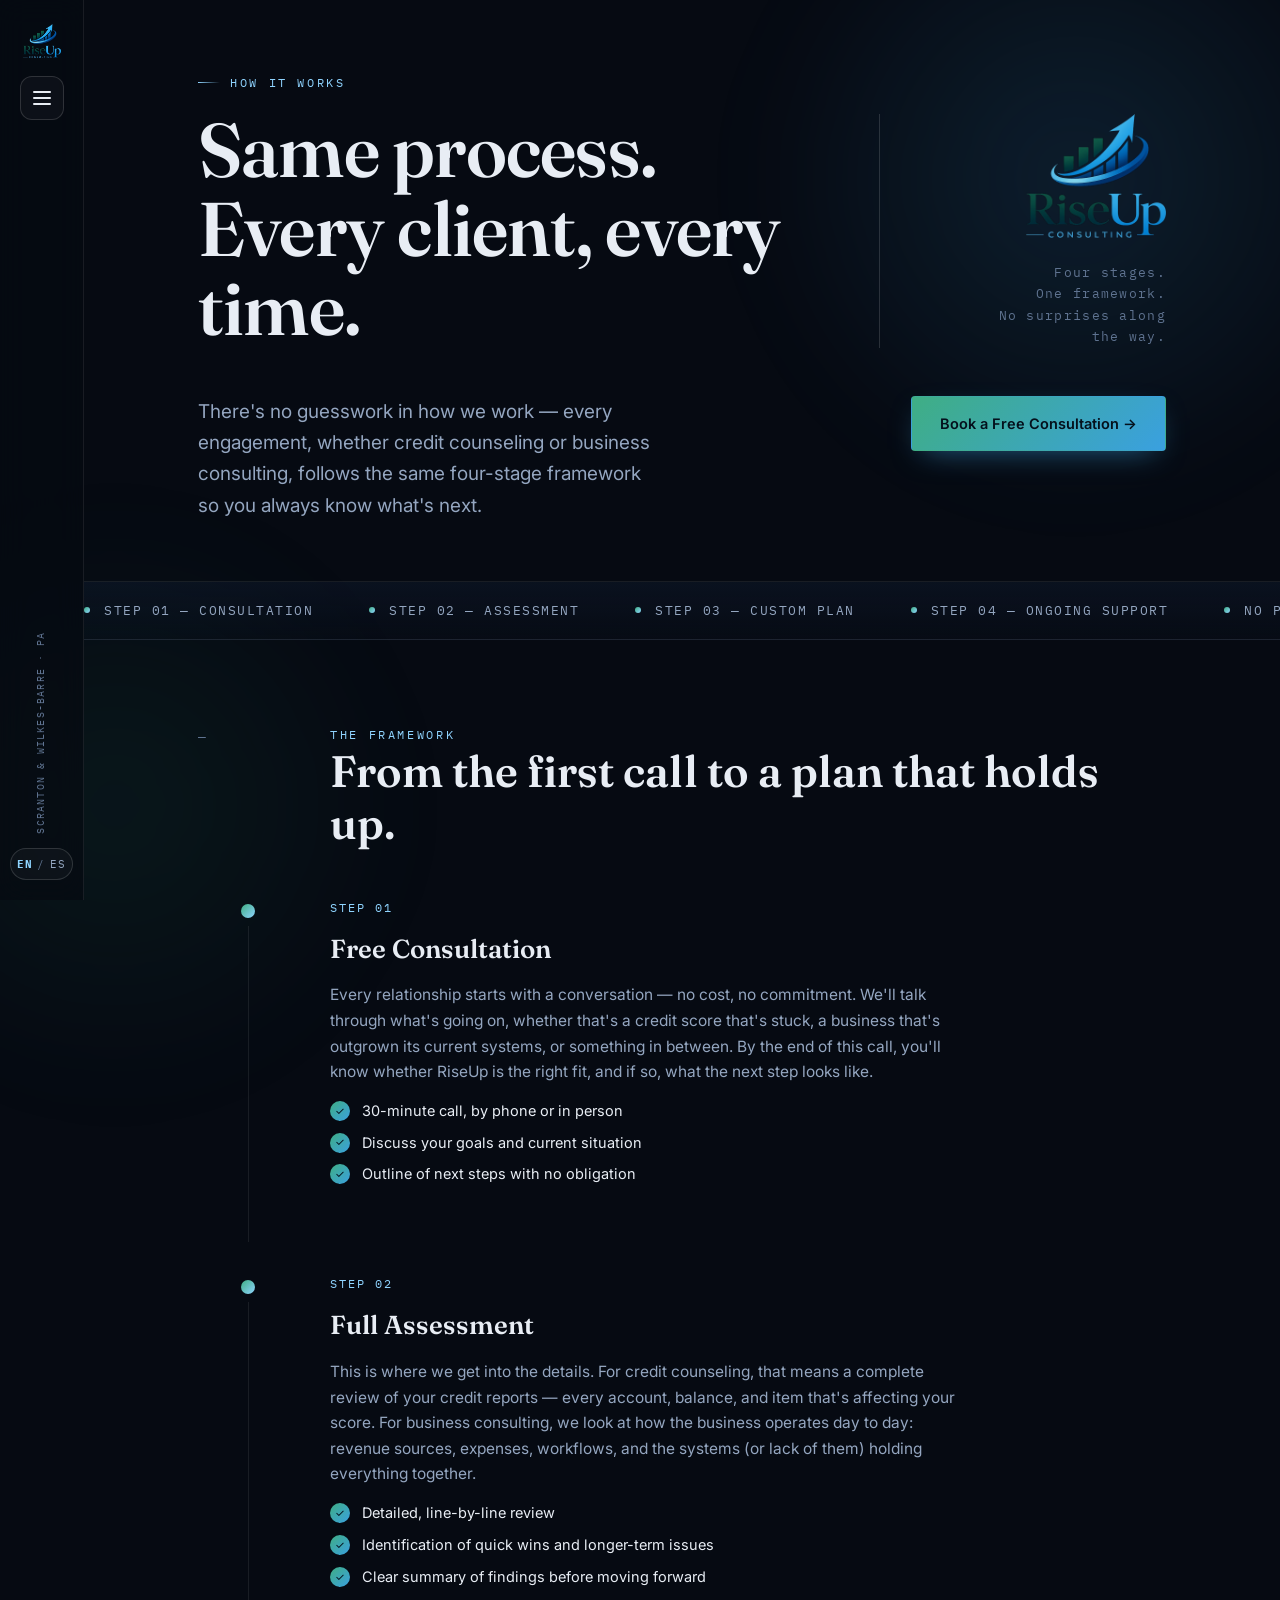
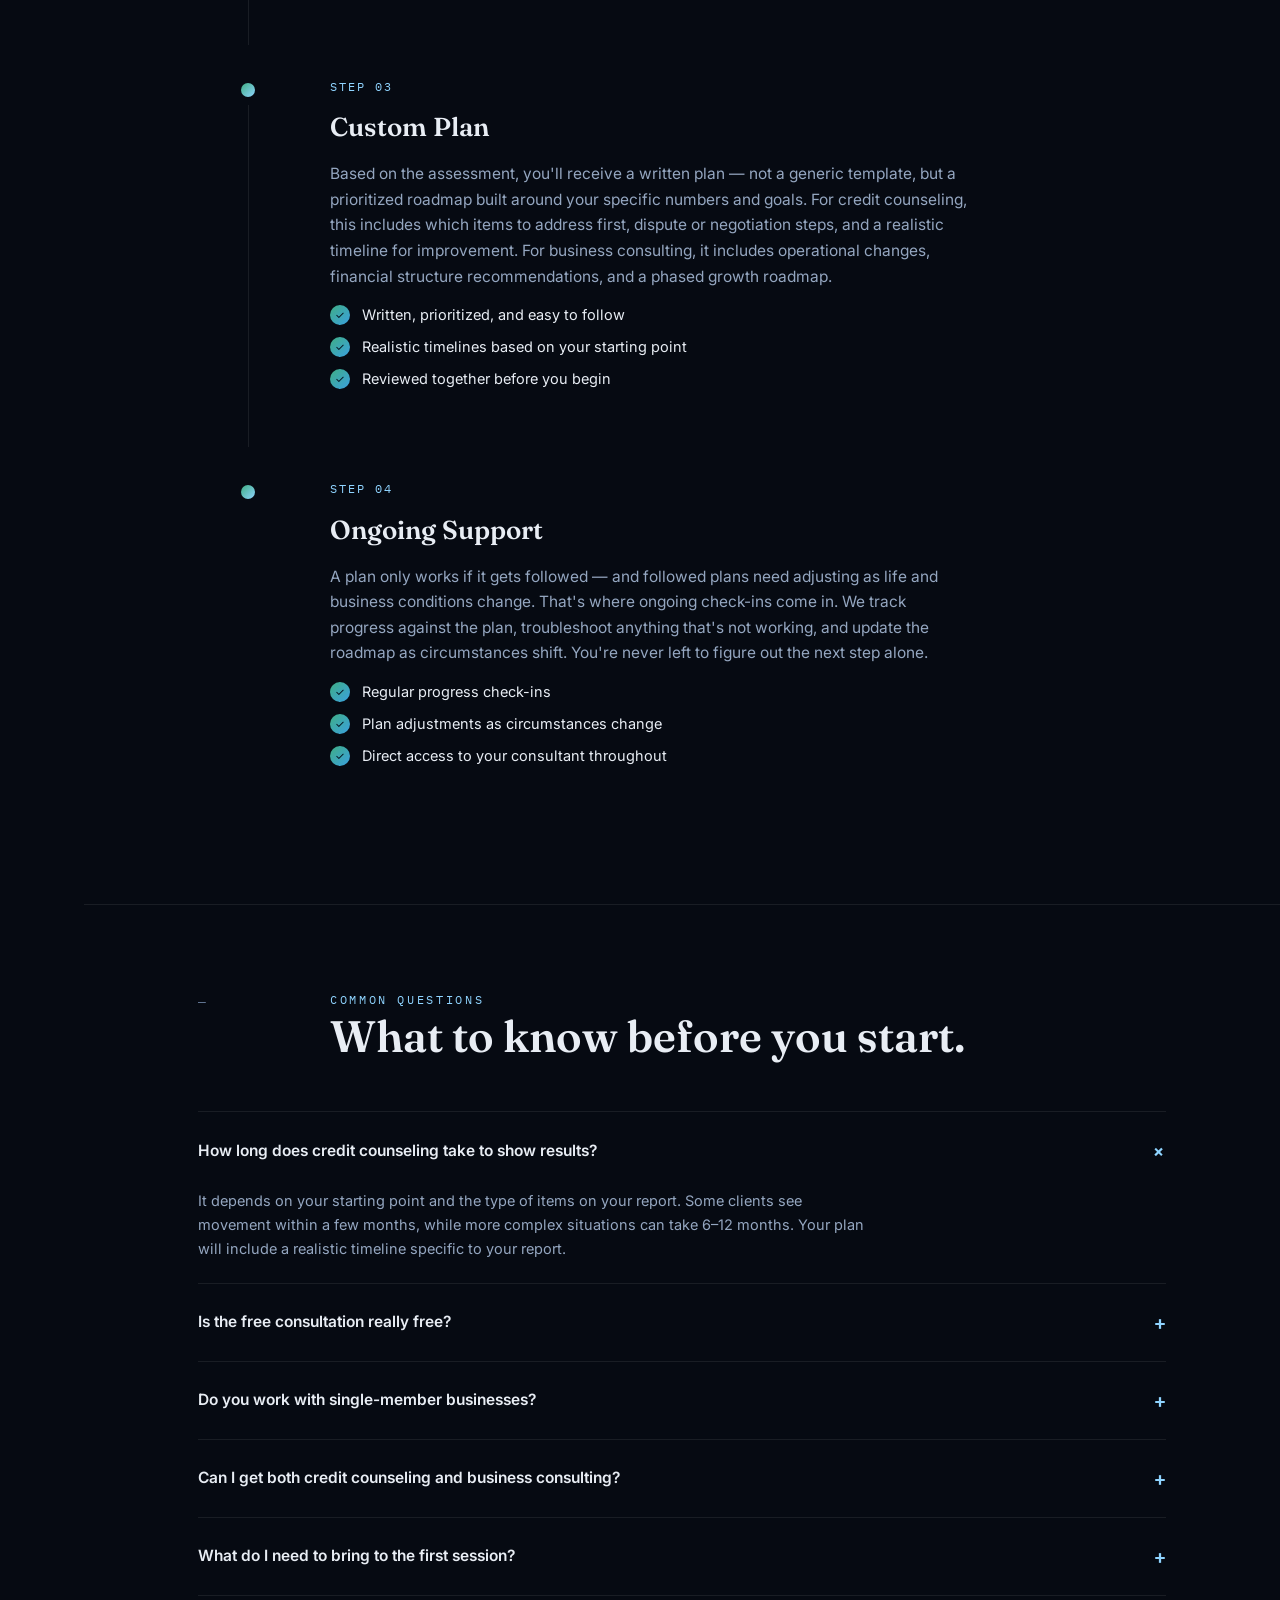
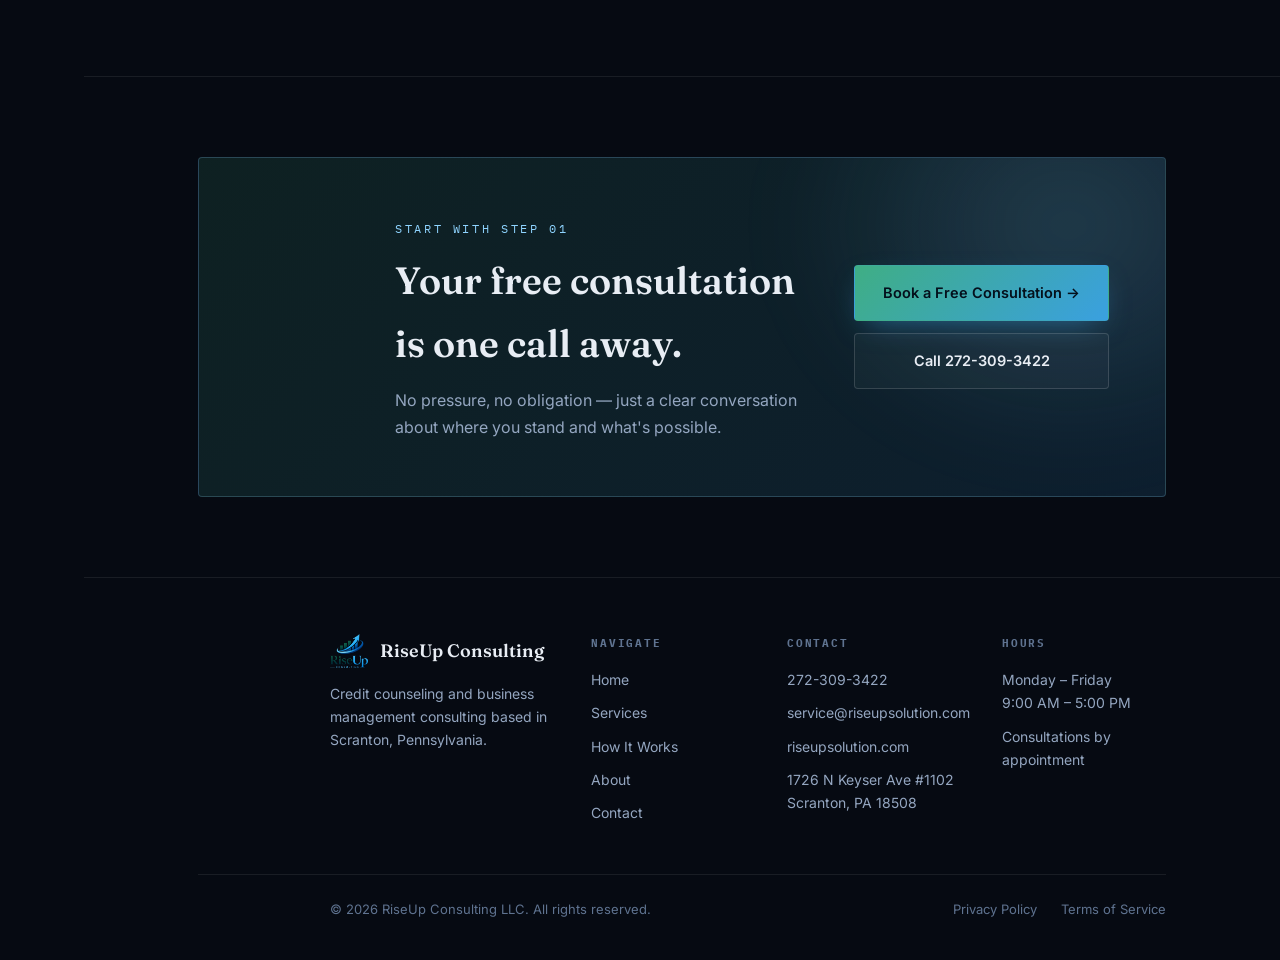
<file: how-it-works.html>
<!DOCTYPE html>
<html lang="en" data-lang="en">
<head>
  <meta charset="UTF-8" />
  <meta name="viewport" content="width=device-width, initial-scale=1.0" />
  <title>How It Works | RiseUp Consulting</title>
  <meta name="description" content="See how a RiseUp Consulting engagement works, from your first free consultation through your custom action plan and ongoing support." />
  <link rel="preconnect" href="https://fonts.googleapis.com">
  <link rel="preconnect" href="https://fonts.gstatic.com" crossorigin>
  <link href="https://fonts.googleapis.com/css2?family=Fraunces:opsz,wght@9..144,500;9..144,600;9..144,700&family=Inter:wght@400;500;600;700&family=IBM+Plex+Mono:wght@400;500&display=swap" rel="stylesheet">
  <link rel="stylesheet" href="assets/styles.css" />
</head>
<body>

  <!-- ===== DESKTOP LEFT RAIL ===== -->
  <nav class="rail">
    <div class="rail-top">
      <a href="index.html" class="rail-logo"><img src="assets/logo.png" alt="RiseUp Consulting" /></a>
      <button class="rail-menu-btn" data-drawer-open aria-label="Open menu">
        <span></span><span></span><span></span>
      </button>
    </div>
    <div class="rail-bottom">
      <span class="rail-vertical-label">Scranton &amp; Wilkes-Barre · PA</span>
      <button class="rail-lang" data-lang-toggle data-current="en" aria-label="Toggle language">
        <span class="lang-en">EN</span><span class="lang-pipe">/</span><span class="lang-es">ES</span>
      </button>
    </div>
  </nav>

  <!-- ===== MOBILE TOP BAR ===== -->
  <div class="mobile-bar">
    <a href="index.html" class="mobile-bar-brand">
      <img src="assets/logo.png" alt="RiseUp Consulting" />
      <span class="mobile-bar-brand-text">Rise<span class="accent" style="color:var(--blue-light);">Up</span></span>
    </a>
    <div class="mobile-bar-actions">
      <button class="mobile-lang" data-lang-toggle data-current="en" aria-label="Toggle language">
        <span class="lang-en">EN</span><span class="lang-pipe">/</span><span class="lang-es">ES</span>
      </button>
      <button class="mobile-menu-btn" data-drawer-open aria-label="Open menu">
        <span></span><span></span><span></span>
      </button>
    </div>
  </div>

  <!-- ===== NAV DRAWER ===== -->
  <div class="drawer-overlay" data-drawer-close></div>
  <aside class="drawer">
    <div class="drawer-head">
      <a href="index.html" class="drawer-brand">
        <img src="assets/logo.png" alt="RiseUp Consulting" />
        <span class="drawer-brand-text">Rise<span class="accent">Up</span> Consulting</span>
      </a>
      <button class="drawer-close" data-drawer-close aria-label="Close menu">✕</button>
    </div>
    <nav class="drawer-nav">
      <a href="index.html"><span class="idx">01</span> <span lang="en">Home</span><span lang="es">Inicio</span></a>
      <a href="services.html"><span class="idx">02</span> <span lang="en">Services</span><span lang="es">Servicios</span></a>
      <a href="how-it-works.html" class="active"><span class="idx">03</span> <span lang="en">How It Works</span><span lang="es">Cómo Funciona</span></a>
      <a href="about.html"><span class="idx">04</span> <span lang="en">About</span><span lang="es">Nosotros</span></a>
      <a href="contact.html"><span class="idx">05</span> <span lang="en">Contact</span><span lang="es">Contacto</span></a>
    </nav>
    <div class="drawer-cta">
      <a href="https://calendly.com/sterling-riseupsolution/30min" target="_blank" rel="noopener" class="btn btn-primary">
        <span lang="en">Book a Free Consultation →</span><span lang="es">Reservar Consulta Gratis →</span>
      </a>
      <div class="drawer-meta">
        272-309-3422<br>
        1726 N Keyser Ave #1102<br>
        Scranton, PA 18508
      </div>
    </div>
  </aside>

  <div class="page">

    <!-- ===== PAGE HEADER ===== -->
    <section class="hero">
      <div class="wrap">
        <div class="hero-top">
          <div>
            <span class="eyebrow"><span lang="en">How It Works</span><span lang="es">Cómo Funciona</span></span>
            <h1>
              <span lang="en">Same process. Every client, every time.</span>
              <span lang="es">El mismo proceso. Cada cliente, cada vez.</span>
            </h1>
          </div>
          <div class="hero-kicker">
            <img src="assets/logo.png" alt="RiseUp Consulting" class="hero-logo" />
            <span lang="en">Four stages.<br>One framework.<br>No surprises along<br>the way.</span>
            <span lang="es">Cuatro etapas.<br>Un solo marco.<br>Sin sorpresas<br>en el camino.</span>
          </div>
        </div>
        <div class="hero-bottom">
          <p class="hero-lead">
            <span lang="en">There's no guesswork in how we work — every engagement, whether credit counseling or business consulting, follows the same four-stage framework so you always know what's next.</span>
            <span lang="es">No hay adivinanzas en cómo trabajamos — cada proyecto, sea de asesoría de crédito o consultoría empresarial, sigue el mismo marco de cuatro etapas para que siempre sepas qué sigue.</span>
          </p>
          <div class="hero-actions">
            <a href="https://calendly.com/sterling-riseupsolution/30min" target="_blank" rel="noopener" class="btn btn-primary">
              <span lang="en">Book a Free Consultation →</span><span lang="es">Reservar Consulta Gratis →</span>
            </a>
          </div>
        </div>
      </div>
    </section>

    <!-- ===== MARQUEE ===== -->
    <div class="marquee-section">
      <div class="marquee">
        <div class="marquee-track">
          <div class="marquee-item"><span class="dot"></span> <span lang="en">Step 01 — Consultation</span><span lang="es">Paso 01 — Consulta</span></div>
          <div class="marquee-item"><span class="dot"></span> <span lang="en">Step 02 — Assessment</span><span lang="es">Paso 02 — Evaluación</span></div>
          <div class="marquee-item"><span class="dot"></span> <span lang="en">Step 03 — Custom Plan</span><span lang="es">Paso 03 — Plan Personalizado</span></div>
          <div class="marquee-item"><span class="dot"></span> <span lang="en">Step 04 — Ongoing Support</span><span lang="es">Paso 04 — Apoyo Continuo</span></div>
          <div class="marquee-item"><span class="dot"></span> <span lang="en">No Pressure, Ever</span><span lang="es">Sin Presión, Nunca</span></div>
          <div class="marquee-item"><span class="dot"></span> <span lang="en">Plans Built Around Real Numbers</span><span lang="es">Planes Basados en Números Reales</span></div>
        </div>
      </div>
    </div>

    <!-- ===== DETAILED STEPS — full timeline ===== -->
    <section class="section">
      <div class="wrap">
        <div class="section-head">
          <span class="sec-num">—</span>
          <div>
            <span class="eyebrow no-rule"><span lang="en">The Framework</span><span lang="es">El Marco</span></span>
            <h2><span lang="en">From the first call to a plan that holds up.</span><span lang="es">Desde la primera llamada hasta un plan que funciona.</span></h2>
          </div>
        </div>
        <div class="timeline">

          <div class="timeline-row">
            <div class="timeline-marker"><span class="dot"></span><span class="line"></span></div>
            <div class="timeline-content">
              <div class="t-eyebrow"><span lang="en">Step 01</span><span lang="es">Paso 01</span></div>
              <h3><span lang="en">Free Consultation</span><span lang="es">Consulta Gratuita</span></h3>
              <p>
                <span lang="en">Every relationship starts with a conversation — no cost, no commitment. We'll talk through what's going on, whether that's a credit score that's stuck, a business that's outgrown its current systems, or something in between. By the end of this call, you'll know whether RiseUp is the right fit, and if so, what the next step looks like.</span>
                <span lang="es">Toda relación comienza con una conversación — sin costo, sin compromiso. Hablaremos sobre tu situación, sea un puntaje de crédito estancado, un negocio que ha superado sus sistemas actuales, o algo intermedio. Al final de esta llamada, sabrás si RiseUp es la opción correcta y, de ser así, cuál es el siguiente paso.</span>
              </p>
              <ul class="checklist">
                <li><span class="mark">✓</span> <span lang="en">30-minute call, by phone or in person</span><span lang="es">Llamada de 30 minutos, por teléfono o en persona</span></li>
                <li><span class="mark">✓</span> <span lang="en">Discuss your goals and current situation</span><span lang="es">Hablamos sobre tus metas y situación actual</span></li>
                <li><span class="mark">✓</span> <span lang="en">Outline of next steps with no obligation</span><span lang="es">Esquema de los próximos pasos sin obligación</span></li>
              </ul>
            </div>
          </div>

          <div class="timeline-row">
            <div class="timeline-marker"><span class="dot"></span><span class="line"></span></div>
            <div class="timeline-content">
              <div class="t-eyebrow"><span lang="en">Step 02</span><span lang="es">Paso 02</span></div>
              <h3><span lang="en">Full Assessment</span><span lang="es">Evaluación Completa</span></h3>
              <p>
                <span lang="en">This is where we get into the details. For credit counseling, that means a complete review of your credit reports — every account, balance, and item that's affecting your score. For business consulting, we look at how the business operates day to day: revenue sources, expenses, workflows, and the systems (or lack of them) holding everything together.</span>
                <span lang="es">Aquí entramos en los detalles. Para asesoría de crédito, esto significa una revisión completa de tus reportes de crédito — cada cuenta, saldo y elemento que afecta tu puntaje. Para consultoría empresarial, observamos cómo opera el negocio día a día: fuentes de ingresos, gastos, flujos de trabajo y los sistemas (o la falta de ellos) que mantienen todo unido.</span>
              </p>
              <ul class="checklist">
                <li><span class="mark">✓</span> <span lang="en">Detailed, line-by-line review</span><span lang="es">Revisión detallada, línea por línea</span></li>
                <li><span class="mark">✓</span> <span lang="en">Identification of quick wins and longer-term issues</span><span lang="es">Identificación de soluciones rápidas y problemas a largo plazo</span></li>
                <li><span class="mark">✓</span> <span lang="en">Clear summary of findings before moving forward</span><span lang="es">Resumen claro de hallazgos antes de avanzar</span></li>
              </ul>
            </div>
          </div>

          <div class="timeline-row">
            <div class="timeline-marker"><span class="dot"></span><span class="line"></span></div>
            <div class="timeline-content">
              <div class="t-eyebrow"><span lang="en">Step 03</span><span lang="es">Paso 03</span></div>
              <h3><span lang="en">Custom Plan</span><span lang="es">Plan Personalizado</span></h3>
              <p>
                <span lang="en">Based on the assessment, you'll receive a written plan — not a generic template, but a prioritized roadmap built around your specific numbers and goals. For credit counseling, this includes which items to address first, dispute or negotiation steps, and a realistic timeline for improvement. For business consulting, it includes operational changes, financial structure recommendations, and a phased growth roadmap.</span>
                <span lang="es">Basado en la evaluación, recibirás un plan por escrito — no una plantilla genérica, sino una hoja de ruta priorizada construida según tus números y metas específicas. Para asesoría de crédito, esto incluye qué elementos abordar primero, pasos de disputa o negociación, y un plazo realista para la mejora. Para consultoría empresarial, incluye cambios operativos, recomendaciones de estructura financiera y una hoja de ruta de crecimiento por fases.</span>
              </p>
              <ul class="checklist">
                <li><span class="mark">✓</span> <span lang="en">Written, prioritized, and easy to follow</span><span lang="es">Por escrito, priorizado y fácil de seguir</span></li>
                <li><span class="mark">✓</span> <span lang="en">Realistic timelines based on your starting point</span><span lang="es">Plazos realistas según tu punto de partida</span></li>
                <li><span class="mark">✓</span> <span lang="en">Reviewed together before you begin</span><span lang="es">Revisado juntos antes de comenzar</span></li>
              </ul>
            </div>
          </div>

          <div class="timeline-row">
            <div class="timeline-marker"><span class="dot"></span><span class="line"></span></div>
            <div class="timeline-content">
              <div class="t-eyebrow"><span lang="en">Step 04</span><span lang="es">Paso 04</span></div>
              <h3><span lang="en">Ongoing Support</span><span lang="es">Apoyo Continuo</span></h3>
              <p>
                <span lang="en">A plan only works if it gets followed — and followed plans need adjusting as life and business conditions change. That's where ongoing check-ins come in. We track progress against the plan, troubleshoot anything that's not working, and update the roadmap as circumstances shift. You're never left to figure out the next step alone.</span>
                <span lang="es">Un plan solo funciona si se sigue — y los planes seguidos necesitan ajustes a medida que cambian las condiciones de vida y negocio. Ahí es donde entran los seguimientos continuos. Monitoreamos el progreso del plan, resolvemos lo que no funciona y actualizamos la hoja de ruta según cambien las circunstancias. Nunca te dejamos solo para descubrir el siguiente paso.</span>
              </p>
              <ul class="checklist">
                <li><span class="mark">✓</span> <span lang="en">Regular progress check-ins</span><span lang="es">Seguimientos regulares de progreso</span></li>
                <li><span class="mark">✓</span> <span lang="en">Plan adjustments as circumstances change</span><span lang="es">Ajustes del plan según cambien las circunstancias</span></li>
                <li><span class="mark">✓</span> <span lang="en">Direct access to your consultant throughout</span><span lang="es">Acceso directo a tu consultor en todo momento</span></li>
              </ul>
            </div>
          </div>

        </div>
      </div>
    </section>

    <!-- ===== FAQ ===== -->
    <section class="section">
      <div class="wrap">
        <div class="section-head">
          <span class="sec-num">—</span>
          <div>
            <span class="eyebrow no-rule"><span lang="en">Common Questions</span><span lang="es">Preguntas Frecuentes</span></span>
            <h2><span lang="en">What to know before you start.</span><span lang="es">Qué saber antes de comenzar.</span></h2>
          </div>
        </div>

        <details class="faq-item" open>
          <summary><span lang="en">How long does credit counseling take to show results?</span><span lang="es">¿Cuánto tiempo tarda la asesoría de crédito en mostrar resultados?</span></summary>
          <div class="faq-body">
            <span lang="en">It depends on your starting point and the type of items on your report. Some clients see movement within a few months, while more complex situations can take 6–12 months. Your plan will include a realistic timeline specific to your report.</span>
            <span lang="es">Depende de tu punto de partida y el tipo de elementos en tu reporte. Algunos clientes ven movimiento en pocos meses, mientras que situaciones más complejas pueden tardar 6–12 meses. Tu plan incluirá un plazo realista específico para tu reporte.</span>
          </div>
        </details>
        <details class="faq-item">
          <summary><span lang="en">Is the free consultation really free?</span><span lang="es">¿La consulta gratuita es realmente gratis?</span></summary>
          <div class="faq-body">
            <span lang="en">Yes. The initial consultation is a no-cost, no-obligation conversation to understand your situation and determine whether RiseUp is a good fit for what you need.</span>
            <span lang="es">Sí. La consulta inicial es una conversación sin costo y sin obligación para entender tu situación y determinar si RiseUp es adecuado para lo que necesitas.</span>
          </div>
        </details>
        <details class="faq-item">
          <summary><span lang="en">Do you work with single-member businesses?</span><span lang="es">¿Trabajan con negocios de un solo propietario?</span></summary>
          <div class="faq-body">
            <span lang="en">Yes — much of our business consulting work is with owner-operators and single-member LLCs who are managing everything themselves and need a clearer operational and financial structure.</span>
            <span lang="es">Sí — gran parte de nuestro trabajo de consultoría empresarial es con propietarios-operadores y LLCs de un solo miembro que manejan todo por sí mismos y necesitan una estructura operativa y financiera más clara.</span>
          </div>
        </details>
        <details class="faq-item">
          <summary><span lang="en">Can I get both credit counseling and business consulting?</span><span lang="es">¿Puedo obtener asesoría de crédito y consultoría empresarial juntas?</span></summary>
          <div class="faq-body">
            <span lang="en">Absolutely. Many business owners benefit from addressing personal credit alongside business financial structure, especially when planning for financing or growth. We'll outline how the two can work together during your consultation.</span>
            <span lang="es">Por supuesto. Muchos propietarios de negocios se benefician al abordar su crédito personal junto con la estructura financiera del negocio, especialmente al planear financiamiento o crecimiento. Te explicaremos cómo pueden trabajar juntos durante tu consulta.</span>
          </div>
        </details>
        <details class="faq-item">
          <summary><span lang="en">What do I need to bring to the first session?</span><span lang="es">¿Qué necesito traer a la primera sesión?</span></summary>
          <div class="faq-body">
            <span lang="en">For credit counseling, a recent copy of your credit report (or we can walk you through pulling one). For business consulting, recent financial statements or whatever records you currently keep — even if that's informal.</span>
            <span lang="es">Para asesoría de crédito, una copia reciente de tu reporte de crédito (o te ayudamos a obtenerlo). Para consultoría empresarial, estados financieros recientes o cualquier registro que mantengas actualmente — aunque sea informal.</span>
          </div>
        </details>
      </div>
    </section>

    <!-- ===== CTA ===== -->
    <section class="section">
      <div class="wrap">
        <div class="cta-band">
          <div></div>
          <div class="cta-band-text">
            <span class="eyebrow no-rule"><span lang="en">Start With Step 01</span><span lang="es">Comienza con el Paso 01</span></span>
            <h2><span lang="en">Your free consultation is one call away.</span><span lang="es">Tu consulta gratuita está a una llamada de distancia.</span></h2>
            <p><span lang="en">No pressure, no obligation — just a clear conversation about where you stand and what's possible.</span><span lang="es">Sin presión, sin obligación — solo una conversación clara sobre tu situación y lo que es posible.</span></p>
          </div>
          <div class="cta-actions">
            <a href="https://calendly.com/sterling-riseupsolution/30min" target="_blank" rel="noopener" class="btn btn-primary">
              <span lang="en">Book a Free Consultation →</span><span lang="es">Reservar Consulta Gratis →</span>
            </a>
            <a href="tel:2723093422" class="btn btn-ghost"><span lang="en">Call 272-309-3422</span><span lang="es">Llamar al 272-309-3422</span></a>
          </div>
        </div>
      </div>
    </section>

    <!-- ===== FOOTER ===== -->
    <footer>
      <div class="wrap">
        <div class="footer-grid">
          <div></div>
          <div class="footer-col">
            <div class="footer-brand">
              <img src="assets/logo.png" alt="RiseUp Consulting logo" />
              <span class="footer-brand-text">RiseUp Consulting</span>
            </div>
            <p><span lang="en">Credit counseling and business management consulting based in Scranton, Pennsylvania.</span><span lang="es">Asesoría de crédito y consultoría de gestión empresarial con sede en Scranton, Pensilvania.</span></p>
          </div>
          <div class="footer-col">
            <h4><span lang="en">Navigate</span><span lang="es">Navegar</span></h4>
            <a href="index.html"><span lang="en">Home</span><span lang="es">Inicio</span></a>
            <a href="services.html"><span lang="en">Services</span><span lang="es">Servicios</span></a>
            <a href="how-it-works.html"><span lang="en">How It Works</span><span lang="es">Cómo Funciona</span></a>
            <a href="about.html"><span lang="en">About</span><span lang="es">Nosotros</span></a>
            <a href="contact.html"><span lang="en">Contact</span><span lang="es">Contacto</span></a>
          </div>
          <div class="footer-col">
            <h4><span lang="en">Contact</span><span lang="es">Contacto</span></h4>
            <a href="tel:2723093422">272-309-3422</a>
            <a href="mailto:service@riseupsolution.com">service@riseupsolution.com</a>
            <a href="https://riseupsolution.com">riseupsolution.com</a>
            <p>1726 N Keyser Ave #1102<br>Scranton, PA 18508</p>
          </div>
          <div class="footer-col">
            <h4><span lang="en">Hours</span><span lang="es">Horario</span></h4>
            <p><span lang="en">Monday – Friday<br>9:00 AM – 5:00 PM</span><span lang="es">Lunes – Viernes<br>9:00 AM – 5:00 PM</span></p>
            <p><span lang="en">Consultations by appointment</span><span lang="es">Consultas con cita previa</span></p>
          </div>
        </div>
        <div class="footer-bottom">
          <span>© 2026 RiseUp Consulting LLC. <span lang="en">All rights reserved.</span><span lang="es">Todos los derechos reservados.</span></span>
          <div class="legal-links">
            <a href="privacy.html"><span lang="en">Privacy Policy</span><span lang="es">Política de Privacidad</span></a>
            <a href="terms.html"><span lang="en">Terms of Service</span><span lang="es">Términos de Servicio</span></a>
          </div>
        </div>
      </div>
    </footer>

  </div>

  <script src="assets/main.js"></script>
</body>
</html>
</file>
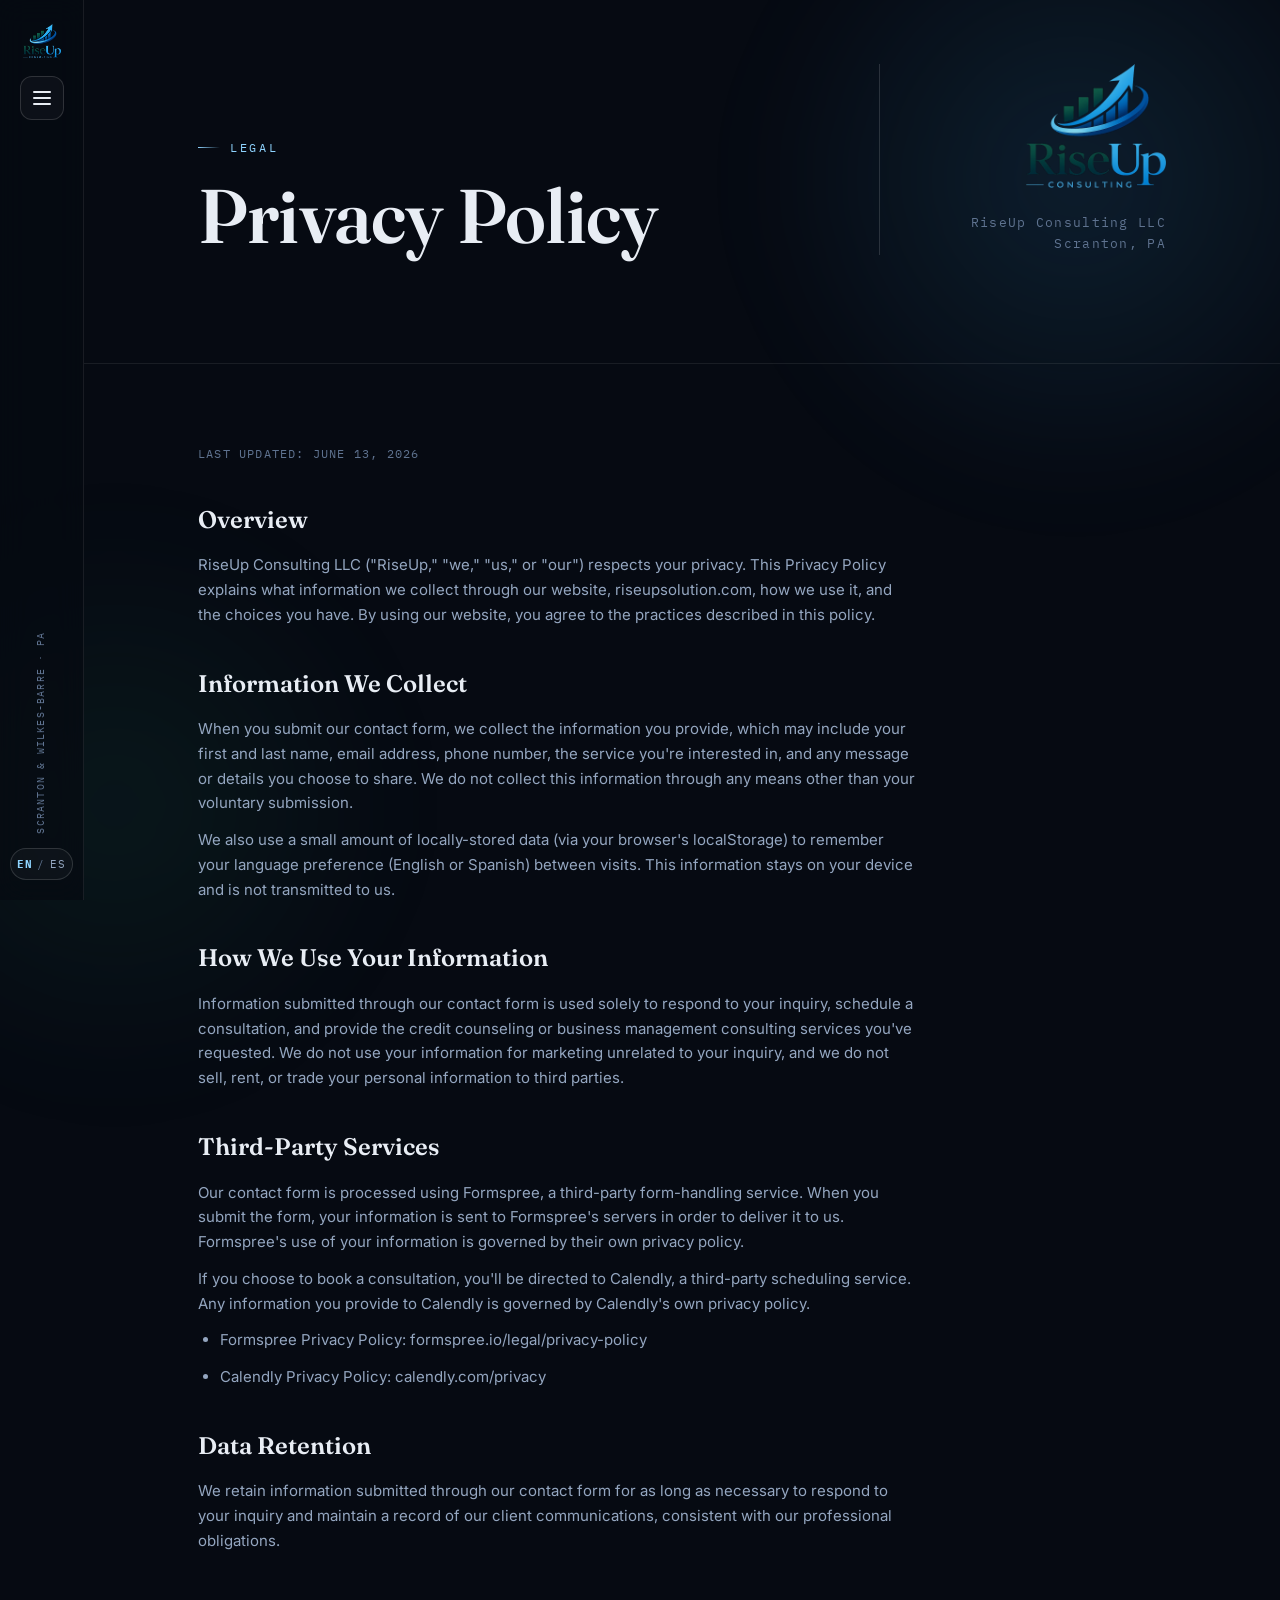
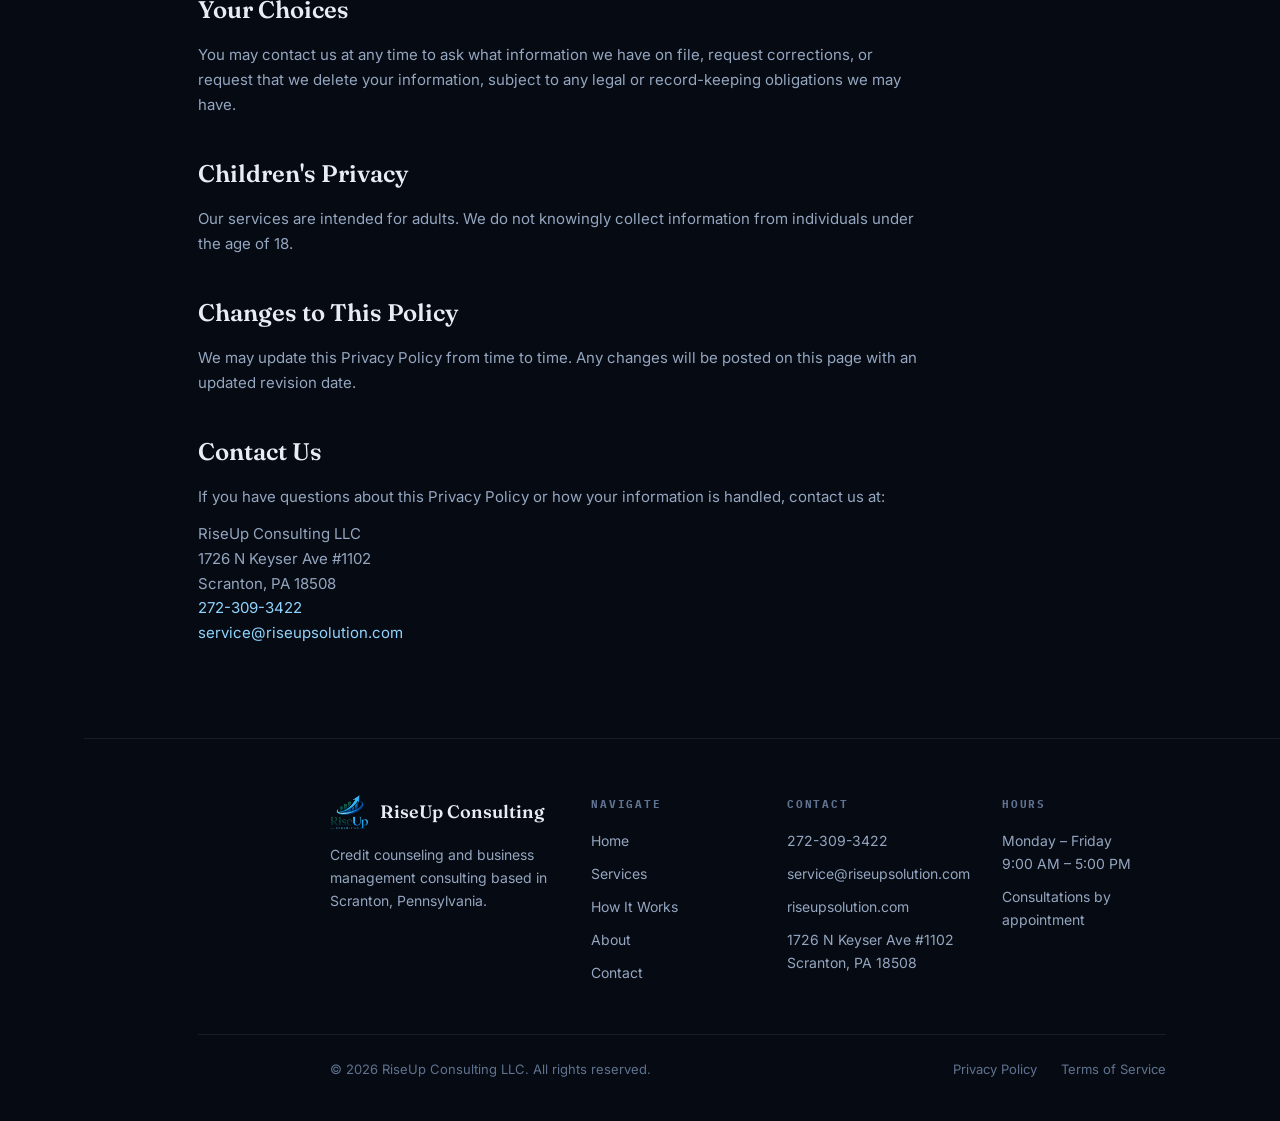
<file: privacy.html>
<!DOCTYPE html>
<html lang="en" data-lang="en">
<head>
  <meta charset="UTF-8" />
  <meta name="viewport" content="width=device-width, initial-scale=1.0" />
  <title>Privacy Policy | RiseUp Consulting</title>
  <meta name="description" content="Privacy Policy for RiseUp Consulting LLC, Scranton, PA." />
  <link rel="preconnect" href="https://fonts.googleapis.com">
  <link rel="preconnect" href="https://fonts.gstatic.com" crossorigin>
  <link href="https://fonts.googleapis.com/css2?family=Fraunces:opsz,wght@9..144,500;9..144,600;9..144,700&family=Inter:wght@400;500;600;700&family=IBM+Plex+Mono:wght@400;500&display=swap" rel="stylesheet">
  <link rel="stylesheet" href="assets/styles.css" />
</head>
<body>

  <!-- ===== DESKTOP LEFT RAIL ===== -->
  <nav class="rail">
    <div class="rail-top">
      <a href="index.html" class="rail-logo"><img src="assets/logo.png" alt="RiseUp Consulting" /></a>
      <button class="rail-menu-btn" data-drawer-open aria-label="Open menu">
        <span></span><span></span><span></span>
      </button>
    </div>
    <div class="rail-bottom">
      <span class="rail-vertical-label">Scranton &amp; Wilkes-Barre · PA</span>
      <button class="rail-lang" data-lang-toggle data-current="en" aria-label="Toggle language">
        <span class="lang-en">EN</span><span class="lang-pipe">/</span><span class="lang-es">ES</span>
      </button>
    </div>
  </nav>

  <!-- ===== MOBILE TOP BAR ===== -->
  <div class="mobile-bar">
    <a href="index.html" class="mobile-bar-brand">
      <img src="assets/logo.png" alt="RiseUp Consulting" />
      <span class="mobile-bar-brand-text">Rise<span class="accent" style="color:var(--blue-light);">Up</span></span>
    </a>
    <div class="mobile-bar-actions">
      <button class="mobile-lang" data-lang-toggle data-current="en" aria-label="Toggle language">
        <span class="lang-en">EN</span><span class="lang-pipe">/</span><span class="lang-es">ES</span>
      </button>
      <button class="mobile-menu-btn" data-drawer-open aria-label="Open menu">
        <span></span><span></span><span></span>
      </button>
    </div>
  </div>

  <!-- ===== NAV DRAWER ===== -->
  <div class="drawer-overlay" data-drawer-close></div>
  <aside class="drawer">
    <div class="drawer-head">
      <a href="index.html" class="drawer-brand">
        <img src="assets/logo.png" alt="RiseUp Consulting" />
        <span class="drawer-brand-text">Rise<span class="accent">Up</span> Consulting</span>
      </a>
      <button class="drawer-close" data-drawer-close aria-label="Close menu">✕</button>
    </div>
    <nav class="drawer-nav">
      <a href="index.html"><span class="idx">01</span> <span lang="en">Home</span><span lang="es">Inicio</span></a>
      <a href="services.html"><span class="idx">02</span> <span lang="en">Services</span><span lang="es">Servicios</span></a>
      <a href="how-it-works.html"><span class="idx">03</span> <span lang="en">How It Works</span><span lang="es">Cómo Funciona</span></a>
      <a href="about.html"><span class="idx">04</span> <span lang="en">About</span><span lang="es">Nosotros</span></a>
      <a href="contact.html"><span class="idx">05</span> <span lang="en">Contact</span><span lang="es">Contacto</span></a>
    </nav>
    <div class="drawer-cta">
      <a href="https://calendly.com/sterling-riseupsolution/30min" target="_blank" rel="noopener" class="btn btn-primary">
        <span lang="en">Book a Free Consultation →</span><span lang="es">Reservar Consulta Gratis →</span>
      </a>
      <div class="drawer-meta">
        272-309-3422<br>
        1726 N Keyser Ave #1102<br>
        Scranton, PA 18508
      </div>
    </div>
  </aside>

  <div class="page">

    <!-- ===== PAGE HEADER ===== -->
    <section class="hero">
      <div class="wrap">
        <div class="hero-top">
          <div>
            <span class="eyebrow"><span lang="en">Legal</span><span lang="es">Legal</span></span>
            <h1>
              <span lang="en">Privacy Policy</span>
              <span lang="es">Política de Privacidad</span>
            </h1>
          </div>
          <div class="hero-kicker">
            <img src="assets/logo.png" alt="RiseUp Consulting" class="hero-logo" />
            <span lang="en">RiseUp Consulting LLC<br>Scranton, PA</span>
            <span lang="es">RiseUp Consulting LLC<br>Scranton, PA</span>
          </div>
        </div>
      </div>
    </section>

    <!-- ===== LEGAL BODY ===== -->
    <section class="section">
      <div class="wrap">
        <div class="legal-body">
          <p class="updated"><span lang="en">Last Updated: June 13, 2026</span><span lang="es">Última Actualización: 13 de junio de 2026</span></p>

          <h2><span lang="en">Overview</span><span lang="es">Resumen</span></h2>
          <p>
            <span lang="en">RiseUp Consulting LLC ("RiseUp," "we," "us," or "our") respects your privacy. This Privacy Policy explains what information we collect through our website, riseupsolution.com, how we use it, and the choices you have. By using our website, you agree to the practices described in this policy.</span>
            <span lang="es">RiseUp Consulting LLC ("RiseUp," "nosotros" o "nuestro") respeta tu privacidad. Esta Política de Privacidad explica qué información recopilamos a través de nuestro sitio web, riseupsolution.com, cómo la usamos y las opciones que tienes. Al usar nuestro sitio web, aceptas las prácticas descritas en esta política.</span>
          </p>

          <h2><span lang="en">Information We Collect</span><span lang="es">Información que Recopilamos</span></h2>
          <p>
            <span lang="en">When you submit our contact form, we collect the information you provide, which may include your first and last name, email address, phone number, the service you're interested in, and any message or details you choose to share. We do not collect this information through any means other than your voluntary submission.</span>
            <span lang="es">Cuando envías nuestro formulario de contacto, recopilamos la información que proporcionas, que puede incluir tu nombre y apellido, dirección de correo electrónico, número de teléfono, el servicio que te interesa y cualquier mensaje o detalle que decidas compartir. No recopilamos esta información por ningún otro medio que no sea tu envío voluntario.</span>
          </p>
          <p>
            <span lang="en">We also use a small amount of locally-stored data (via your browser's localStorage) to remember your language preference (English or Spanish) between visits. This information stays on your device and is not transmitted to us.</span>
            <span lang="es">También usamos una pequeña cantidad de datos almacenados localmente (mediante el localStorage de tu navegador) para recordar tu preferencia de idioma (inglés o español) entre visitas. Esta información permanece en tu dispositivo y no nos es transmitida.</span>
          </p>

          <h2><span lang="en">How We Use Your Information</span><span lang="es">Cómo Usamos Tu Información</span></h2>
          <p>
            <span lang="en">Information submitted through our contact form is used solely to respond to your inquiry, schedule a consultation, and provide the credit counseling or business management consulting services you've requested. We do not use your information for marketing unrelated to your inquiry, and we do not sell, rent, or trade your personal information to third parties.</span>
            <span lang="es">La información enviada a través de nuestro formulario de contacto se usa únicamente para responder a tu consulta, programar una consulta y proporcionar los servicios de asesoría de crédito o consultoría de gestión empresarial que has solicitado. No usamos tu información para fines de marketing no relacionados con tu consulta, y no vendemos, alquilamos ni intercambiamos tu información personal con terceros.</span>
          </p>

          <h2><span lang="en">Third-Party Services</span><span lang="es">Servicios de Terceros</span></h2>
          <p>
            <span lang="en">Our contact form is processed using Formspree, a third-party form-handling service. When you submit the form, your information is sent to Formspree's servers in order to deliver it to us. Formspree's use of your information is governed by their own privacy policy.</span>
            <span lang="es">Nuestro formulario de contacto es procesado mediante Formspree, un servicio de terceros para el manejo de formularios. Cuando envías el formulario, tu información se envía a los servidores de Formspree para que nos sea entregada. El uso de tu información por parte de Formspree se rige por su propia política de privacidad.</span>
          </p>
          <p>
            <span lang="en">If you choose to book a consultation, you'll be directed to Calendly, a third-party scheduling service. Any information you provide to Calendly is governed by Calendly's own privacy policy.</span>
            <span lang="es">Si decides reservar una consulta, serás dirigido a Calendly, un servicio de programación de terceros. Cualquier información que proporciones a Calendly se rige por la propia política de privacidad de Calendly.</span>
          </p>
          <ul>
            <li><span lang="en">Formspree Privacy Policy: formspree.io/legal/privacy-policy</span><span lang="es">Política de Privacidad de Formspree: formspree.io/legal/privacy-policy</span></li>
            <li><span lang="en">Calendly Privacy Policy: calendly.com/privacy</span><span lang="es">Política de Privacidad de Calendly: calendly.com/privacy</span></li>
          </ul>

          <h2><span lang="en">Data Retention</span><span lang="es">Retención de Datos</span></h2>
          <p>
            <span lang="en">We retain information submitted through our contact form for as long as necessary to respond to your inquiry and maintain a record of our client communications, consistent with our professional obligations.</span>
            <span lang="es">Conservamos la información enviada a través de nuestro formulario de contacto durante el tiempo necesario para responder a tu consulta y mantener un registro de nuestras comunicaciones con clientes, de acuerdo con nuestras obligaciones profesionales.</span>
          </p>

          <h2><span lang="en">Your Choices</span><span lang="es">Tus Opciones</span></h2>
          <p>
            <span lang="en">You may contact us at any time to ask what information we have on file, request corrections, or request that we delete your information, subject to any legal or record-keeping obligations we may have.</span>
            <span lang="es">Puedes contactarnos en cualquier momento para preguntar qué información tenemos en archivo, solicitar correcciones, o solicitar que eliminemos tu información, sujeto a cualquier obligación legal o de mantenimiento de registros que podamos tener.</span>
          </p>

          <h2><span lang="en">Children's Privacy</span><span lang="es">Privacidad de Menores</span></h2>
          <p>
            <span lang="en">Our services are intended for adults. We do not knowingly collect information from individuals under the age of 18.</span>
            <span lang="es">Nuestros servicios están destinados a adultos. No recopilamos conscientemente información de personas menores de 18 años.</span>
          </p>

          <h2><span lang="en">Changes to This Policy</span><span lang="es">Cambios a Esta Política</span></h2>
          <p>
            <span lang="en">We may update this Privacy Policy from time to time. Any changes will be posted on this page with an updated revision date.</span>
            <span lang="es">Podemos actualizar esta Política de Privacidad de vez en cuando. Cualquier cambio se publicará en esta página con una fecha de revisión actualizada.</span>
          </p>

          <h2><span lang="en">Contact Us</span><span lang="es">Contáctanos</span></h2>
          <p>
            <span lang="en">If you have questions about this Privacy Policy or how your information is handled, contact us at:</span>
            <span lang="es">Si tienes preguntas sobre esta Política de Privacidad o cómo se maneja tu información, contáctanos en:</span>
          </p>
          <p>
            RiseUp Consulting LLC<br>
            1726 N Keyser Ave #1102<br>
            Scranton, PA 18508<br>
            <a href="tel:2723093422" style="color:var(--blue-light);">272-309-3422</a><br>
            <a href="mailto:service@riseupsolution.com" style="color:var(--blue-light);">service@riseupsolution.com</a>
          </p>
        </div>
      </div>
    </section>

    <!-- ===== FOOTER ===== -->
    <footer>
      <div class="wrap">
        <div class="footer-grid">
          <div></div>
          <div class="footer-col">
            <div class="footer-brand">
              <img src="assets/logo.png" alt="RiseUp Consulting logo" />
              <span class="footer-brand-text">RiseUp Consulting</span>
            </div>
            <p><span lang="en">Credit counseling and business management consulting based in Scranton, Pennsylvania.</span><span lang="es">Asesoría de crédito y consultoría de gestión empresarial con sede en Scranton, Pensilvania.</span></p>
          </div>
          <div class="footer-col">
            <h4><span lang="en">Navigate</span><span lang="es">Navegar</span></h4>
            <a href="index.html"><span lang="en">Home</span><span lang="es">Inicio</span></a>
            <a href="services.html"><span lang="en">Services</span><span lang="es">Servicios</span></a>
            <a href="how-it-works.html"><span lang="en">How It Works</span><span lang="es">Cómo Funciona</span></a>
            <a href="about.html"><span lang="en">About</span><span lang="es">Nosotros</span></a>
            <a href="contact.html"><span lang="en">Contact</span><span lang="es">Contacto</span></a>
          </div>
          <div class="footer-col">
            <h4><span lang="en">Contact</span><span lang="es">Contacto</span></h4>
            <a href="tel:2723093422">272-309-3422</a>
            <a href="mailto:service@riseupsolution.com">service@riseupsolution.com</a>
            <a href="https://riseupsolution.com">riseupsolution.com</a>
            <p>1726 N Keyser Ave #1102<br>Scranton, PA 18508</p>
          </div>
          <div class="footer-col">
            <h4><span lang="en">Hours</span><span lang="es">Horario</span></h4>
            <p><span lang="en">Monday – Friday<br>9:00 AM – 5:00 PM</span><span lang="es">Lunes – Viernes<br>9:00 AM – 5:00 PM</span></p>
            <p><span lang="en">Consultations by appointment</span><span lang="es">Consultas con cita previa</span></p>
          </div>
        </div>
        <div class="footer-bottom">
          <span>© 2026 RiseUp Consulting LLC. <span lang="en">All rights reserved.</span><span lang="es">Todos los derechos reservados.</span></span>
          <div class="legal-links">
            <a href="privacy.html"><span lang="en">Privacy Policy</span><span lang="es">Política de Privacidad</span></a>
            <a href="terms.html"><span lang="en">Terms of Service</span><span lang="es">Términos de Servicio</span></a>
          </div>
        </div>
      </div>
    </footer>

  </div>

  <script src="assets/main.js"></script>
</body>
</html>
</file>
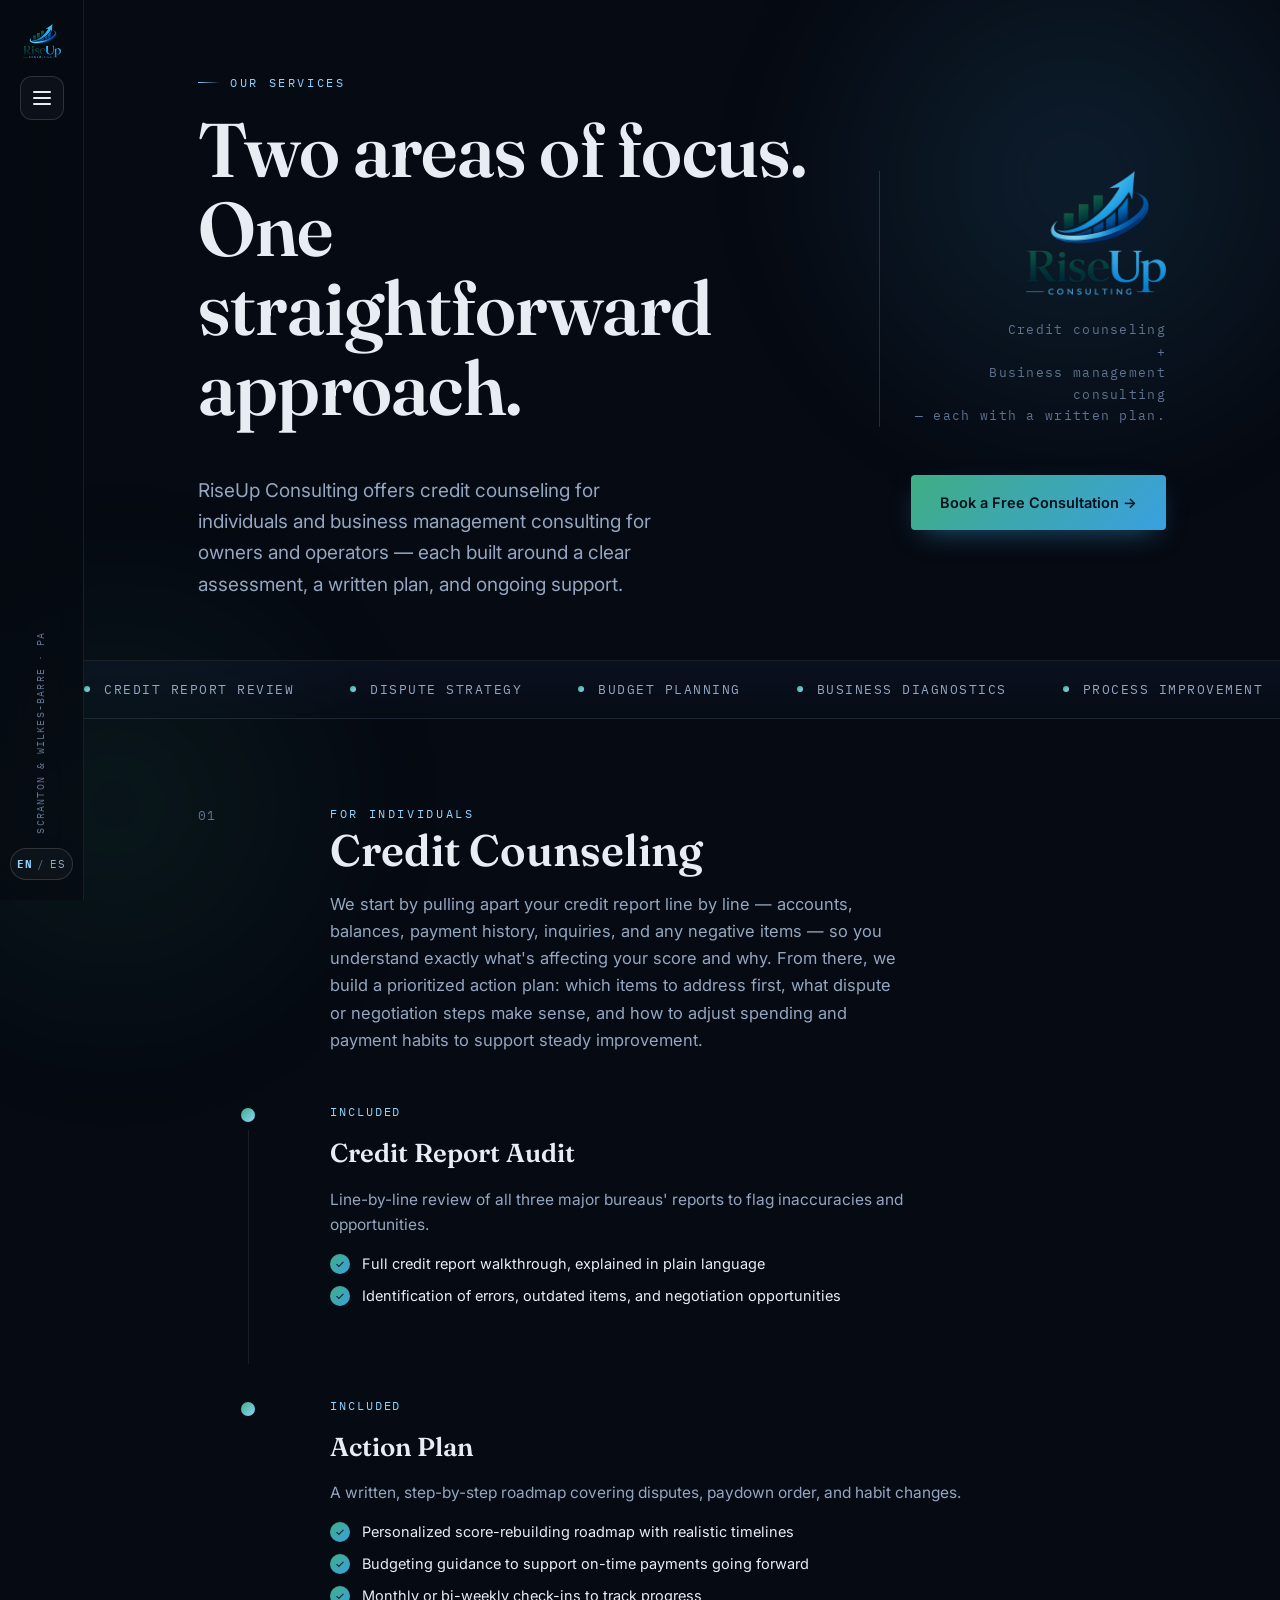
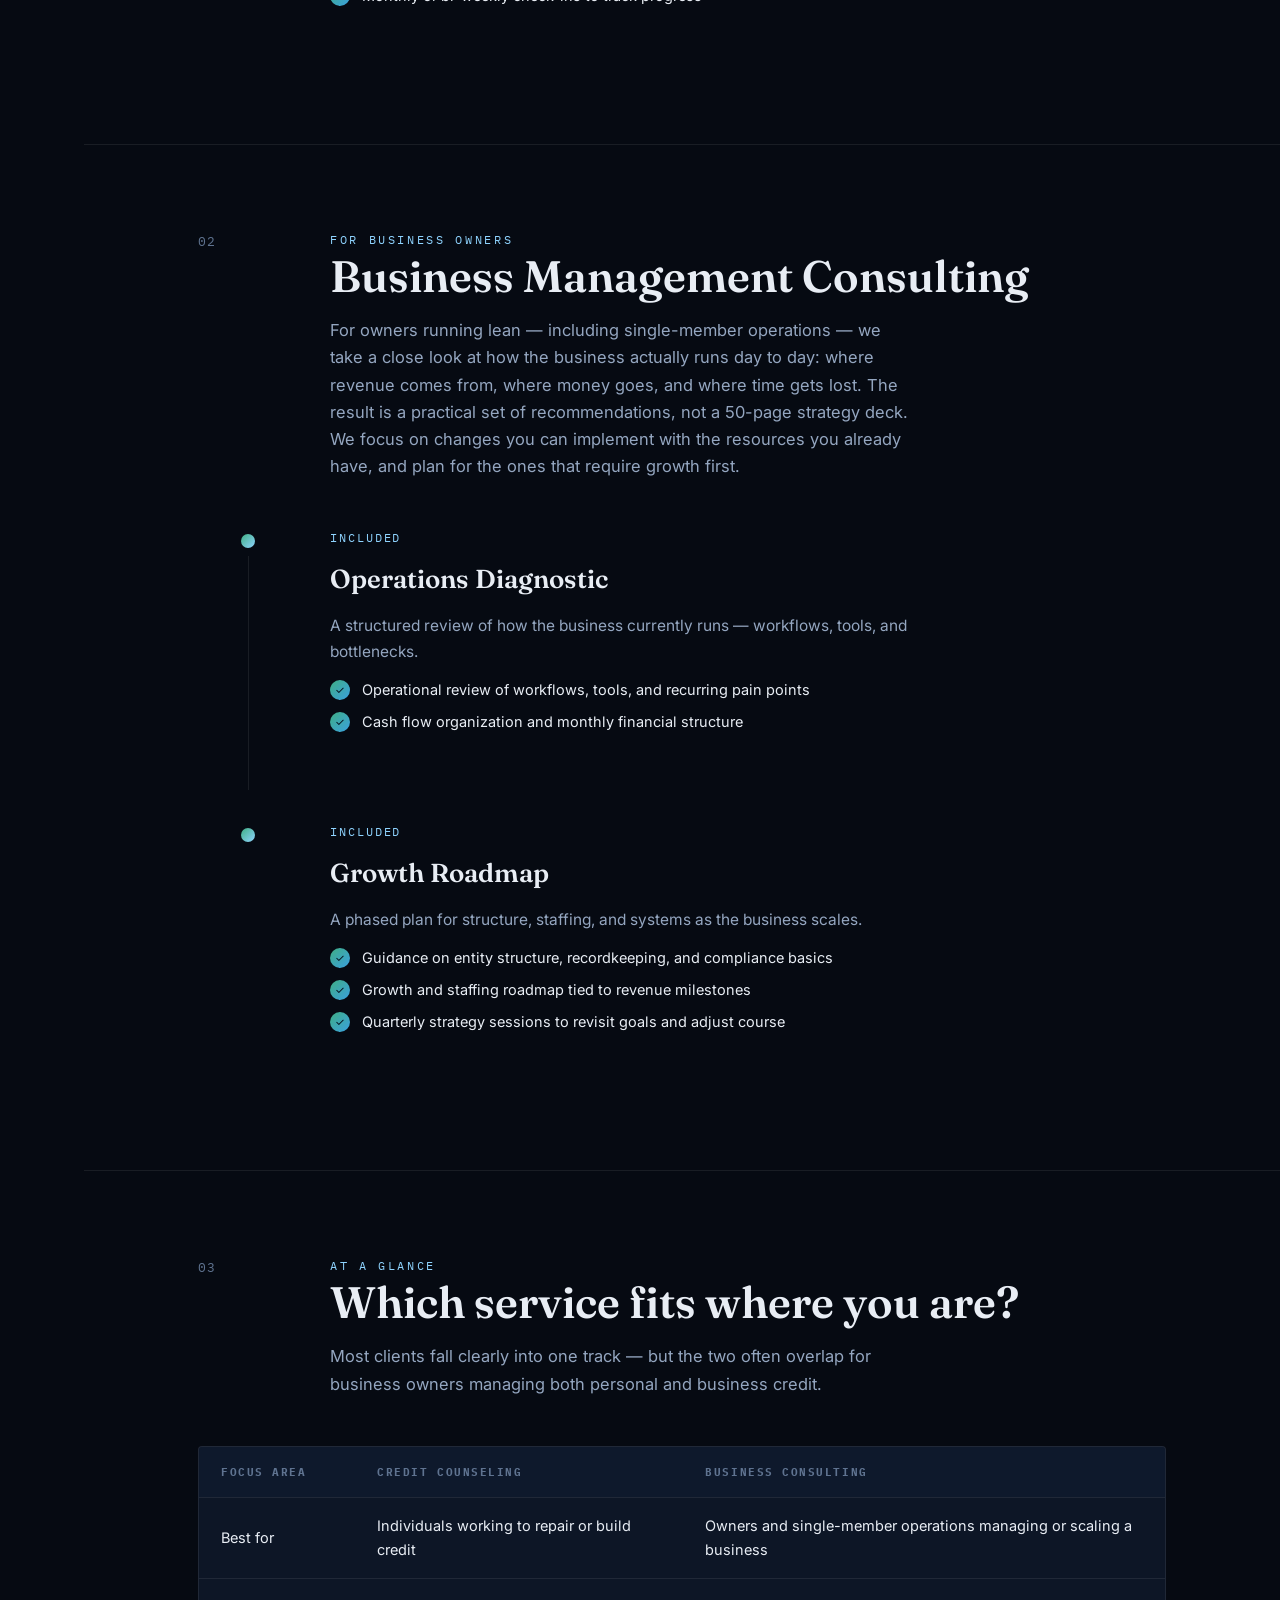
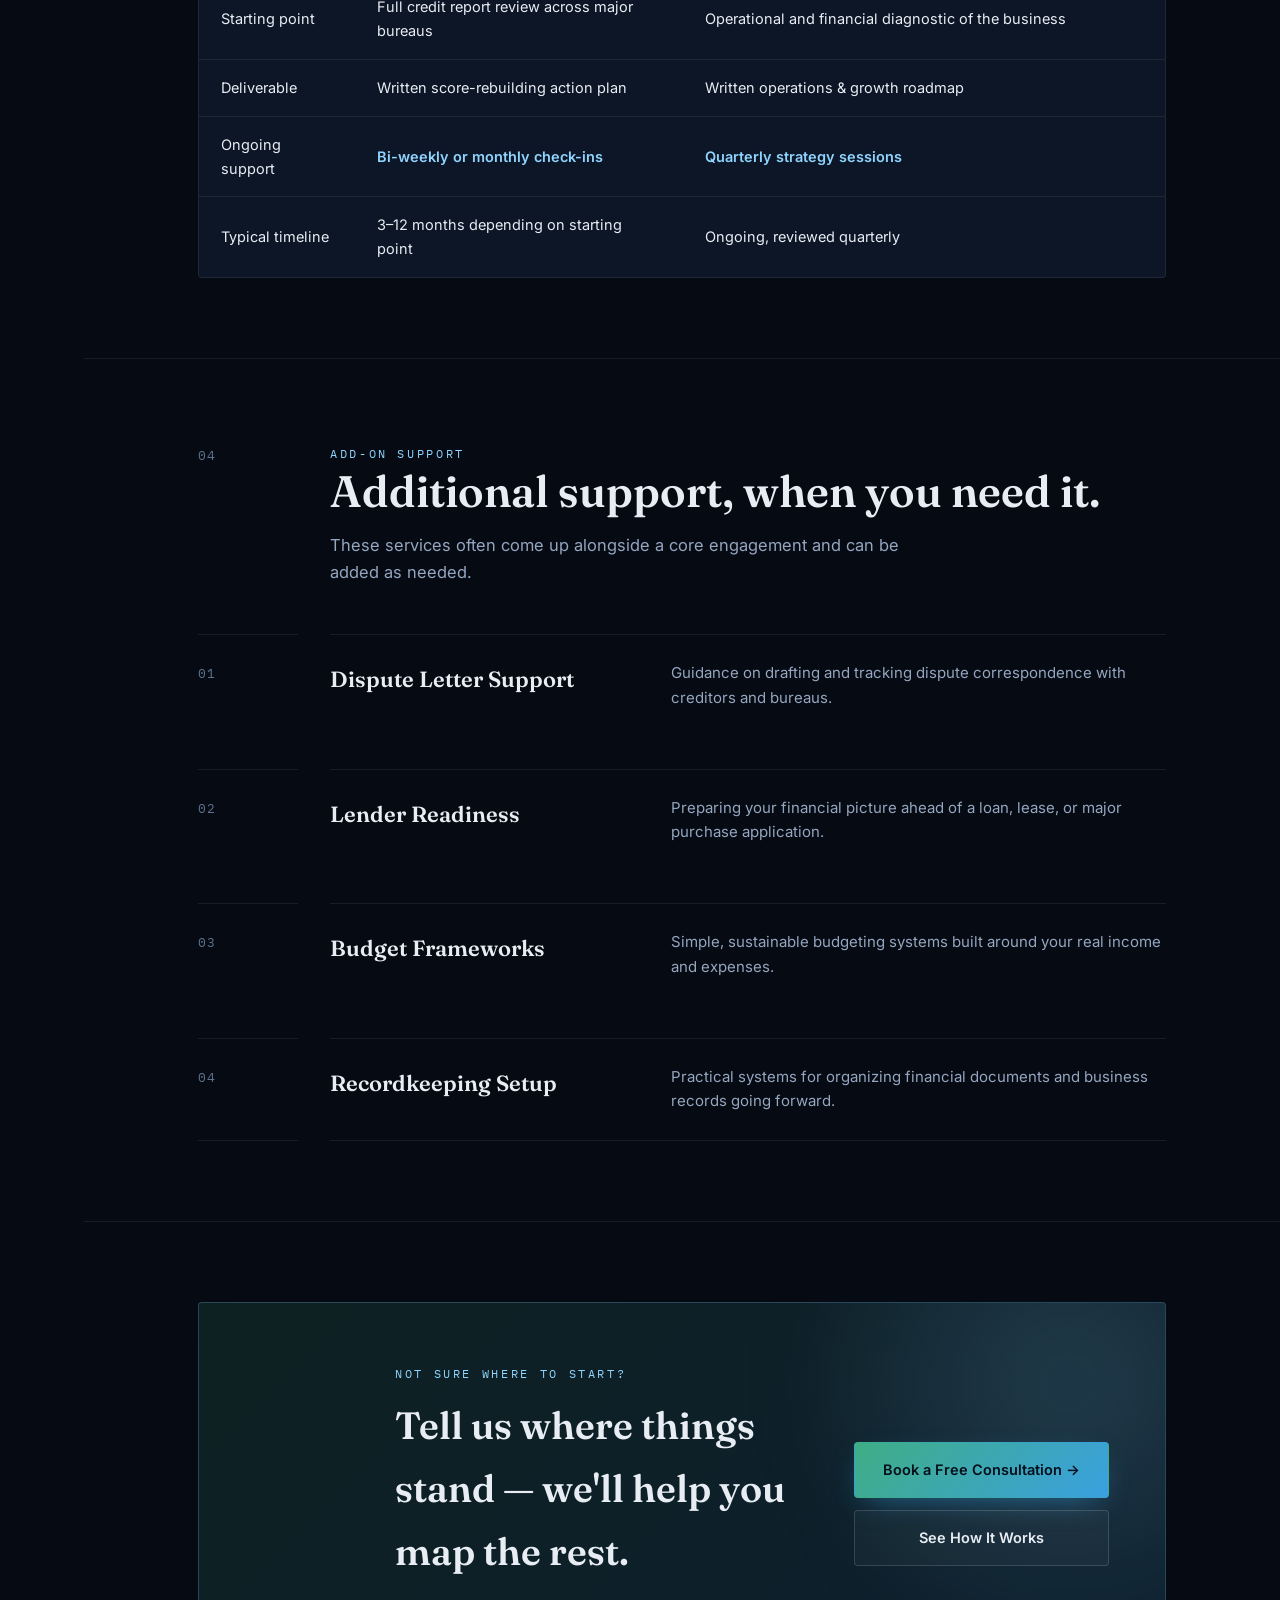
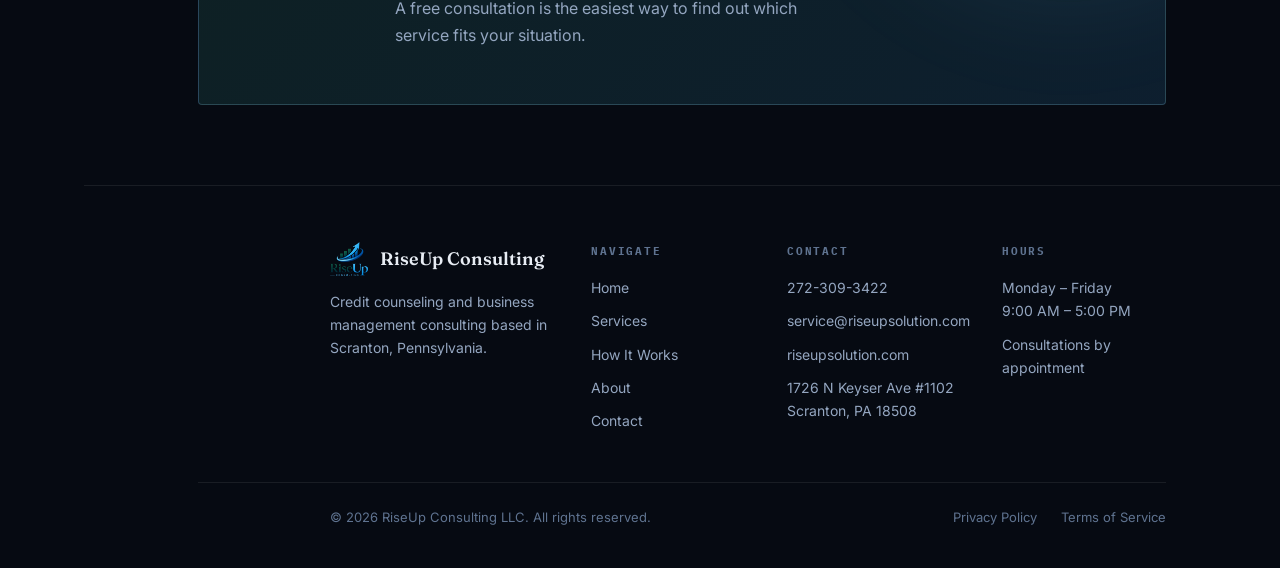
<file: services.html>
<!DOCTYPE html>
<html lang="en" data-lang="en">
<head>
  <meta charset="UTF-8" />
  <meta name="viewport" content="width=device-width, initial-scale=1.0" />
  <title>Services | RiseUp Consulting</title>
  <meta name="description" content="Explore RiseUp Consulting's credit counseling and business management consulting services — from credit report review to operations and growth planning." />
  <link rel="preconnect" href="https://fonts.googleapis.com">
  <link rel="preconnect" href="https://fonts.gstatic.com" crossorigin>
  <link href="https://fonts.googleapis.com/css2?family=Fraunces:opsz,wght@9..144,500;9..144,600;9..144,700&family=Inter:wght@400;500;600;700&family=IBM+Plex+Mono:wght@400;500&display=swap" rel="stylesheet">
  <link rel="stylesheet" href="assets/styles.css" />
</head>
<body>

  <!-- ===== DESKTOP LEFT RAIL ===== -->
  <nav class="rail">
    <div class="rail-top">
      <a href="index.html" class="rail-logo"><img src="assets/logo.png" alt="RiseUp Consulting" /></a>
      <button class="rail-menu-btn" data-drawer-open aria-label="Open menu">
        <span></span><span></span><span></span>
      </button>
    </div>
    <div class="rail-bottom">
      <span class="rail-vertical-label">Scranton &amp; Wilkes-Barre · PA</span>
      <button class="rail-lang" data-lang-toggle data-current="en" aria-label="Toggle language">
        <span class="lang-en">EN</span><span class="lang-pipe">/</span><span class="lang-es">ES</span>
      </button>
    </div>
  </nav>

  <!-- ===== MOBILE TOP BAR ===== -->
  <div class="mobile-bar">
    <a href="index.html" class="mobile-bar-brand">
      <img src="assets/logo.png" alt="RiseUp Consulting" />
      <span class="mobile-bar-brand-text">Rise<span class="accent" style="color:var(--blue-light);">Up</span></span>
    </a>
    <div class="mobile-bar-actions">
      <button class="mobile-lang" data-lang-toggle data-current="en" aria-label="Toggle language">
        <span class="lang-en">EN</span><span class="lang-pipe">/</span><span class="lang-es">ES</span>
      </button>
      <button class="mobile-menu-btn" data-drawer-open aria-label="Open menu">
        <span></span><span></span><span></span>
      </button>
    </div>
  </div>

  <!-- ===== NAV DRAWER ===== -->
  <div class="drawer-overlay" data-drawer-close></div>
  <aside class="drawer">
    <div class="drawer-head">
      <a href="index.html" class="drawer-brand">
        <img src="assets/logo.png" alt="RiseUp Consulting" />
        <span class="drawer-brand-text">Rise<span class="accent">Up</span> Consulting</span>
      </a>
      <button class="drawer-close" data-drawer-close aria-label="Close menu">✕</button>
    </div>
    <nav class="drawer-nav">
      <a href="index.html"><span class="idx">01</span> <span lang="en">Home</span><span lang="es">Inicio</span></a>
      <a href="services.html" class="active"><span class="idx">02</span> <span lang="en">Services</span><span lang="es">Servicios</span></a>
      <a href="how-it-works.html"><span class="idx">03</span> <span lang="en">How It Works</span><span lang="es">Cómo Funciona</span></a>
      <a href="about.html"><span class="idx">04</span> <span lang="en">About</span><span lang="es">Nosotros</span></a>
      <a href="contact.html"><span class="idx">05</span> <span lang="en">Contact</span><span lang="es">Contacto</span></a>
    </nav>
    <div class="drawer-cta">
      <a href="https://calendly.com/sterling-riseupsolution/30min" target="_blank" rel="noopener" class="btn btn-primary">
        <span lang="en">Book a Free Consultation →</span><span lang="es">Reservar Consulta Gratis →</span>
      </a>
      <div class="drawer-meta">
        272-309-3422<br>
        1726 N Keyser Ave #1102<br>
        Scranton, PA 18508
      </div>
    </div>
  </aside>

  <div class="page">

    <!-- ===== PAGE HEADER ===== -->
    <section class="hero">
      <div class="wrap">
        <div class="hero-top">
          <div>
            <span class="eyebrow"><span lang="en">Our Services</span><span lang="es">Nuestros Servicios</span></span>
            <h1>
              <span lang="en">Two areas of focus. One straightforward approach.</span>
              <span lang="es">Dos áreas de enfoque. Un enfoque directo.</span>
            </h1>
          </div>
          <div class="hero-kicker">
            <img src="assets/logo.png" alt="RiseUp Consulting" class="hero-logo" />
            <span lang="en">Credit counseling<br>+<br>Business management consulting<br>— each with a written plan.</span>
            <span lang="es">Asesoría de crédito<br>+<br>Consultoría de gestión empresarial<br>— cada uno con un plan por escrito.</span>
          </div>
        </div>
        <div class="hero-bottom">
          <p class="hero-lead">
            <span lang="en">RiseUp Consulting offers credit counseling for individuals and business management consulting for owners and operators — each built around a clear assessment, a written plan, and ongoing support.</span>
            <span lang="es">RiseUp Consulting ofrece asesoría de crédito para individuos y consultoría de gestión empresarial para propietarios y operadores — cada uno construido sobre una evaluación clara, un plan por escrito y apoyo continuo.</span>
          </p>
          <div class="hero-actions">
            <a href="https://calendly.com/sterling-riseupsolution/30min" target="_blank" rel="noopener" class="btn btn-primary">
              <span lang="en">Book a Free Consultation →</span><span lang="es">Reservar Consulta Gratis →</span>
            </a>
          </div>
        </div>
      </div>
    </section>

    <!-- ===== MARQUEE ===== -->
    <div class="marquee-section">
      <div class="marquee">
        <div class="marquee-track">
          <div class="marquee-item"><span class="dot"></span> <span lang="en">Credit Report Review</span><span lang="es">Revisión de Reporte de Crédito</span></div>
          <div class="marquee-item"><span class="dot"></span> <span lang="en">Dispute Strategy</span><span lang="es">Estrategia de Disputas</span></div>
          <div class="marquee-item"><span class="dot"></span> <span lang="en">Budget Planning</span><span lang="es">Planificación de Presupuesto</span></div>
          <div class="marquee-item"><span class="dot"></span> <span lang="en">Business Diagnostics</span><span lang="es">Diagnóstico Empresarial</span></div>
          <div class="marquee-item"><span class="dot"></span> <span lang="en">Process Improvement</span><span lang="es">Mejora de Procesos</span></div>
          <div class="marquee-item"><span class="dot"></span> <span lang="en">Financial Forecasting</span><span lang="es">Proyección Financiera</span></div>
          <div class="marquee-item"><span class="dot"></span> <span lang="en">Entity & Compliance Guidance</span><span lang="es">Orientación de Entidad y Cumplimiento</span></div>
        </div>
      </div>
    </div>

    <!-- ===== CREDIT COUNSELING ===== -->
    <section class="section">
      <div class="wrap">
        <div class="section-head">
          <span class="sec-num">01</span>
          <div>
            <span class="eyebrow no-rule"><span lang="en">For Individuals</span><span lang="es">Para Individuos</span></span>
            <h2><span lang="en">Credit Counseling</span><span lang="es">Asesoría de Crédito</span></h2>
            <p>
              <span lang="en">We start by pulling apart your credit report line by line — accounts, balances, payment history, inquiries, and any negative items — so you understand exactly what's affecting your score and why. From there, we build a prioritized action plan: which items to address first, what dispute or negotiation steps make sense, and how to adjust spending and payment habits to support steady improvement.</span>
              <span lang="es">Comenzamos analizando tu reporte de crédito línea por línea — cuentas, saldos, historial de pagos, consultas y cualquier elemento negativo — para que entiendas exactamente qué está afectando tu puntaje y por qué. A partir de ahí, construimos un plan de acción priorizado: qué elementos abordar primero, qué pasos de disputa o negociación tienen sentido, y cómo ajustar tus hábitos de gasto y pago para apoyar una mejora constante.</span>
            </p>
          </div>
        </div>
        <div class="timeline">
          <div class="timeline-row">
            <div class="timeline-marker"><span class="dot"></span><span class="line"></span></div>
            <div class="timeline-content">
              <div class="t-eyebrow"><span lang="en">Included</span><span lang="es">Incluido</span></div>
              <h3><span lang="en">Credit Report Audit</span><span lang="es">Auditoría de Reporte de Crédito</span></h3>
              <p><span lang="en">Line-by-line review of all three major bureaus' reports to flag inaccuracies and opportunities.</span><span lang="es">Revisión línea por línea de los reportes de las tres principales agencias de crédito para identificar inexactitudes y oportunidades.</span></p>
              <ul class="checklist">
                <li><span class="mark">✓</span> <span lang="en">Full credit report walkthrough, explained in plain language</span><span lang="es">Recorrido completo del reporte de crédito, explicado en lenguaje sencillo</span></li>
                <li><span class="mark">✓</span> <span lang="en">Identification of errors, outdated items, and negotiation opportunities</span><span lang="es">Identificación de errores, elementos obsoletos y oportunidades de negociación</span></li>
              </ul>
            </div>
          </div>
          <div class="timeline-row">
            <div class="timeline-marker"><span class="dot"></span><span class="line"></span></div>
            <div class="timeline-content">
              <div class="t-eyebrow"><span lang="en">Included</span><span lang="es">Incluido</span></div>
              <h3><span lang="en">Action Plan</span><span lang="es">Plan de Acción</span></h3>
              <p><span lang="en">A written, step-by-step roadmap covering disputes, paydown order, and habit changes.</span><span lang="es">Una hoja de ruta escrita y paso a paso que cubre disputas, orden de pago de deudas y cambios de hábitos.</span></p>
              <ul class="checklist">
                <li><span class="mark">✓</span> <span lang="en">Personalized score-rebuilding roadmap with realistic timelines</span><span lang="es">Hoja de ruta personalizada de reconstrucción de puntaje con plazos realistas</span></li>
                <li><span class="mark">✓</span> <span lang="en">Budgeting guidance to support on-time payments going forward</span><span lang="es">Orientación de presupuesto para apoyar pagos a tiempo en el futuro</span></li>
                <li><span class="mark">✓</span> <span lang="en">Monthly or bi-weekly check-ins to track progress</span><span lang="es">Seguimientos mensuales o quincenales para monitorear el progreso</span></li>
              </ul>
            </div>
          </div>
        </div>
      </div>
    </section>

    <!-- ===== BUSINESS CONSULTING ===== -->
    <section class="section">
      <div class="wrap">
        <div class="section-head">
          <span class="sec-num">02</span>
          <div>
            <span class="eyebrow no-rule"><span lang="en">For Business Owners</span><span lang="es">Para Propietarios de Negocios</span></span>
            <h2><span lang="en">Business Management Consulting</span><span lang="es">Consultoría de Gestión Empresarial</span></h2>
            <p>
              <span lang="en">For owners running lean — including single-member operations — we take a close look at how the business actually runs day to day: where revenue comes from, where money goes, and where time gets lost. The result is a practical set of recommendations, not a 50-page strategy deck. We focus on changes you can implement with the resources you already have, and plan for the ones that require growth first.</span>
              <span lang="es">Para propietarios que operan con recursos limitados — incluidas operaciones de un solo propietario — analizamos de cerca cómo funciona realmente el negocio día a día: de dónde viene el dinero, a dónde va y dónde se pierde tiempo. El resultado es un conjunto práctico de recomendaciones, no un informe de estrategia de 50 páginas. Nos enfocamos en cambios que puedes implementar con los recursos que ya tienes, y planificamos los que requieren crecimiento primero.</span>
            </p>
          </div>
        </div>
        <div class="timeline">
          <div class="timeline-row">
            <div class="timeline-marker"><span class="dot"></span><span class="line"></span></div>
            <div class="timeline-content">
              <div class="t-eyebrow"><span lang="en">Included</span><span lang="es">Incluido</span></div>
              <h3><span lang="en">Operations Diagnostic</span><span lang="es">Diagnóstico de Operaciones</span></h3>
              <p><span lang="en">A structured review of how the business currently runs — workflows, tools, and bottlenecks.</span><span lang="es">Una revisión estructurada de cómo opera actualmente el negocio — flujos de trabajo, herramientas y cuellos de botella.</span></p>
              <ul class="checklist">
                <li><span class="mark">✓</span> <span lang="en">Operational review of workflows, tools, and recurring pain points</span><span lang="es">Revisión operativa de flujos de trabajo, herramientas y problemas recurrentes</span></li>
                <li><span class="mark">✓</span> <span lang="en">Cash flow organization and monthly financial structure</span><span lang="es">Organización del flujo de efectivo y estructura financiera mensual</span></li>
              </ul>
            </div>
          </div>
          <div class="timeline-row">
            <div class="timeline-marker"><span class="dot"></span><span class="line"></span></div>
            <div class="timeline-content">
              <div class="t-eyebrow"><span lang="en">Included</span><span lang="es">Incluido</span></div>
              <h3><span lang="en">Growth Roadmap</span><span lang="es">Hoja de Ruta de Crecimiento</span></h3>
              <p><span lang="en">A phased plan for structure, staffing, and systems as the business scales.</span><span lang="es">Un plan por fases para la estructura, el personal y los sistemas a medida que el negocio crece.</span></p>
              <ul class="checklist">
                <li><span class="mark">✓</span> <span lang="en">Guidance on entity structure, recordkeeping, and compliance basics</span><span lang="es">Orientación sobre estructura de entidad, registro de información y cumplimiento básico</span></li>
                <li><span class="mark">✓</span> <span lang="en">Growth and staffing roadmap tied to revenue milestones</span><span lang="es">Hoja de ruta de crecimiento y personal vinculada a metas de ingresos</span></li>
                <li><span class="mark">✓</span> <span lang="en">Quarterly strategy sessions to revisit goals and adjust course</span><span lang="es">Sesiones de estrategia trimestrales para revisar metas y ajustar el rumbo</span></li>
              </ul>
            </div>
          </div>
        </div>
      </div>
    </section>

    <!-- ===== COMPARISON TABLE ===== -->
    <section class="section">
      <div class="wrap">
        <div class="section-head">
          <span class="sec-num">03</span>
          <div>
            <span class="eyebrow no-rule"><span lang="en">At a Glance</span><span lang="es">Resumen</span></span>
            <h2><span lang="en">Which service fits where you are?</span><span lang="es">¿Qué servicio se ajusta a tu situación?</span></h2>
            <p><span lang="en">Most clients fall clearly into one track — but the two often overlap for business owners managing both personal and business credit.</span><span lang="es">La mayoría de los clientes encajan claramente en una ruta — pero las dos a menudo se superponen para propietarios de negocios que manejan crédito personal y empresarial.</span></p>
          </div>
        </div>
        <div class="table-wrap">
          <table>
            <thead>
              <tr>
                <th><span lang="en">Focus Area</span><span lang="es">Área de Enfoque</span></th>
                <th><span lang="en">Credit Counseling</span><span lang="es">Asesoría de Crédito</span></th>
                <th><span lang="en">Business Consulting</span><span lang="es">Consultoría Empresarial</span></th>
              </tr>
            </thead>
            <tbody>
              <tr>
                <td><span lang="en">Best for</span><span lang="es">Ideal para</span></td>
                <td><span lang="en">Individuals working to repair or build credit</span><span lang="es">Individuos que buscan reparar o construir crédito</span></td>
                <td><span lang="en">Owners and single-member operations managing or scaling a business</span><span lang="es">Propietarios y operaciones de un solo dueño que gestionan o escalan un negocio</span></td>
              </tr>
              <tr>
                <td><span lang="en">Starting point</span><span lang="es">Punto de partida</span></td>
                <td><span lang="en">Full credit report review across major bureaus</span><span lang="es">Revisión completa del reporte de crédito en las principales agencias</span></td>
                <td><span lang="en">Operational and financial diagnostic of the business</span><span lang="es">Diagnóstico operativo y financiero del negocio</span></td>
              </tr>
              <tr>
                <td><span lang="en">Deliverable</span><span lang="es">Entregable</span></td>
                <td><span lang="en">Written score-rebuilding action plan</span><span lang="es">Plan de acción por escrito para reconstruir el puntaje</span></td>
                <td><span lang="en">Written operations &amp; growth roadmap</span><span lang="es">Hoja de ruta por escrito de operaciones y crecimiento</span></td>
              </tr>
              <tr>
                <td><span lang="en">Ongoing support</span><span lang="es">Apoyo continuo</span></td>
                <td class="highlight"><span lang="en">Bi-weekly or monthly check-ins</span><span lang="es">Seguimientos quincenales o mensuales</span></td>
                <td class="highlight"><span lang="en">Quarterly strategy sessions</span><span lang="es">Sesiones de estrategia trimestrales</span></td>
              </tr>
              <tr>
                <td><span lang="en">Typical timeline</span><span lang="es">Plazo típico</span></td>
                <td><span lang="en">3–12 months depending on starting point</span><span lang="es">3–12 meses según el punto de partida</span></td>
                <td><span lang="en">Ongoing, reviewed quarterly</span><span lang="es">Continuo, revisado trimestralmente</span></td>
              </tr>
            </tbody>
          </table>
        </div>
      </div>
    </section>

    <!-- ===== ADD-ON SERVICES ===== -->
    <section class="section">
      <div class="wrap">
        <div class="section-head">
          <span class="sec-num">04</span>
          <div>
            <span class="eyebrow no-rule"><span lang="en">Add-On Support</span><span lang="es">Apoyo Adicional</span></span>
            <h2><span lang="en">Additional support, when you need it.</span><span lang="es">Apoyo adicional, cuando lo necesites.</span></h2>
            <p><span lang="en">These services often come up alongside a core engagement and can be added as needed.</span><span lang="es">Estos servicios a menudo surgen junto con un proyecto principal y se pueden agregar según sea necesario.</span></p>
          </div>
        </div>
        <div class="offset-list">
          <div class="offset-row">
            <span class="row-num">01</span>
            <div class="row-body">
              <h3><span lang="en">Dispute Letter Support</span><span lang="es">Apoyo con Cartas de Disputa</span></h3>
              <p><span lang="en">Guidance on drafting and tracking dispute correspondence with creditors and bureaus.</span><span lang="es">Orientación para redactar y dar seguimiento a correspondencia de disputa con acreedores y agencias.</span></p>
            </div>
          </div>
          <div class="offset-row">
            <span class="row-num">02</span>
            <div class="row-body">
              <h3><span lang="en">Lender Readiness</span><span lang="es">Preparación para Prestamistas</span></h3>
              <p><span lang="en">Preparing your financial picture ahead of a loan, lease, or major purchase application.</span><span lang="es">Preparar tu situación financiera antes de solicitar un préstamo, arrendamiento o compra importante.</span></p>
            </div>
          </div>
          <div class="offset-row">
            <span class="row-num">03</span>
            <div class="row-body">
              <h3><span lang="en">Budget Frameworks</span><span lang="es">Marcos de Presupuesto</span></h3>
              <p><span lang="en">Simple, sustainable budgeting systems built around your real income and expenses.</span><span lang="es">Sistemas de presupuesto simples y sostenibles construidos según tus ingresos y gastos reales.</span></p>
            </div>
          </div>
          <div class="offset-row">
            <span class="row-num">04</span>
            <div class="row-body">
              <h3><span lang="en">Recordkeeping Setup</span><span lang="es">Configuración de Registros</span></h3>
              <p><span lang="en">Practical systems for organizing financial documents and business records going forward.</span><span lang="es">Sistemas prácticos para organizar documentos financieros y registros del negocio a futuro.</span></p>
            </div>
          </div>
        </div>
      </div>
    </section>

    <!-- ===== CTA ===== -->
    <section class="section">
      <div class="wrap">
        <div class="cta-band">
          <div></div>
          <div class="cta-band-text">
            <span class="eyebrow no-rule"><span lang="en">Not Sure Where to Start?</span><span lang="es">¿No Sabes Por Dónde Empezar?</span></span>
            <h2><span lang="en">Tell us where things stand — we'll help you map the rest.</span><span lang="es">Cuéntanos tu situación — te ayudamos a planear el resto.</span></h2>
            <p><span lang="en">A free consultation is the easiest way to find out which service fits your situation.</span><span lang="es">Una consulta gratuita es la forma más fácil de saber qué servicio se ajusta a tu situación.</span></p>
          </div>
          <div class="cta-actions">
            <a href="https://calendly.com/sterling-riseupsolution/30min" target="_blank" rel="noopener" class="btn btn-primary">
              <span lang="en">Book a Free Consultation →</span><span lang="es">Reservar Consulta Gratis →</span>
            </a>
            <a href="how-it-works.html" class="btn btn-ghost"><span lang="en">See How It Works</span><span lang="es">Ver Cómo Funciona</span></a>
          </div>
        </div>
      </div>
    </section>

    <!-- ===== FOOTER ===== -->
    <footer>
      <div class="wrap">
        <div class="footer-grid">
          <div></div>
          <div class="footer-col">
            <div class="footer-brand">
              <img src="assets/logo.png" alt="RiseUp Consulting logo" />
              <span class="footer-brand-text">RiseUp Consulting</span>
            </div>
            <p><span lang="en">Credit counseling and business management consulting based in Scranton, Pennsylvania.</span><span lang="es">Asesoría de crédito y consultoría de gestión empresarial con sede en Scranton, Pensilvania.</span></p>
          </div>
          <div class="footer-col">
            <h4><span lang="en">Navigate</span><span lang="es">Navegar</span></h4>
            <a href="index.html"><span lang="en">Home</span><span lang="es">Inicio</span></a>
            <a href="services.html"><span lang="en">Services</span><span lang="es">Servicios</span></a>
            <a href="how-it-works.html"><span lang="en">How It Works</span><span lang="es">Cómo Funciona</span></a>
            <a href="about.html"><span lang="en">About</span><span lang="es">Nosotros</span></a>
            <a href="contact.html"><span lang="en">Contact</span><span lang="es">Contacto</span></a>
          </div>
          <div class="footer-col">
            <h4><span lang="en">Contact</span><span lang="es">Contacto</span></h4>
            <a href="tel:2723093422">272-309-3422</a>
            <a href="mailto:service@riseupsolution.com">service@riseupsolution.com</a>
            <a href="https://riseupsolution.com">riseupsolution.com</a>
            <p>1726 N Keyser Ave #1102<br>Scranton, PA 18508</p>
          </div>
          <div class="footer-col">
            <h4><span lang="en">Hours</span><span lang="es">Horario</span></h4>
            <p><span lang="en">Monday – Friday<br>9:00 AM – 5:00 PM</span><span lang="es">Lunes – Viernes<br>9:00 AM – 5:00 PM</span></p>
            <p><span lang="en">Consultations by appointment</span><span lang="es">Consultas con cita previa</span></p>
          </div>
        </div>
        <div class="footer-bottom">
          <span>© 2026 RiseUp Consulting LLC. <span lang="en">All rights reserved.</span><span lang="es">Todos los derechos reservados.</span></span>
          <div class="legal-links">
            <a href="privacy.html"><span lang="en">Privacy Policy</span><span lang="es">Política de Privacidad</span></a>
            <a href="terms.html"><span lang="en">Terms of Service</span><span lang="es">Términos de Servicio</span></a>
          </div>
        </div>
      </div>
    </footer>

  </div>

  <script src="assets/main.js"></script>
</body>
</html>
</file>
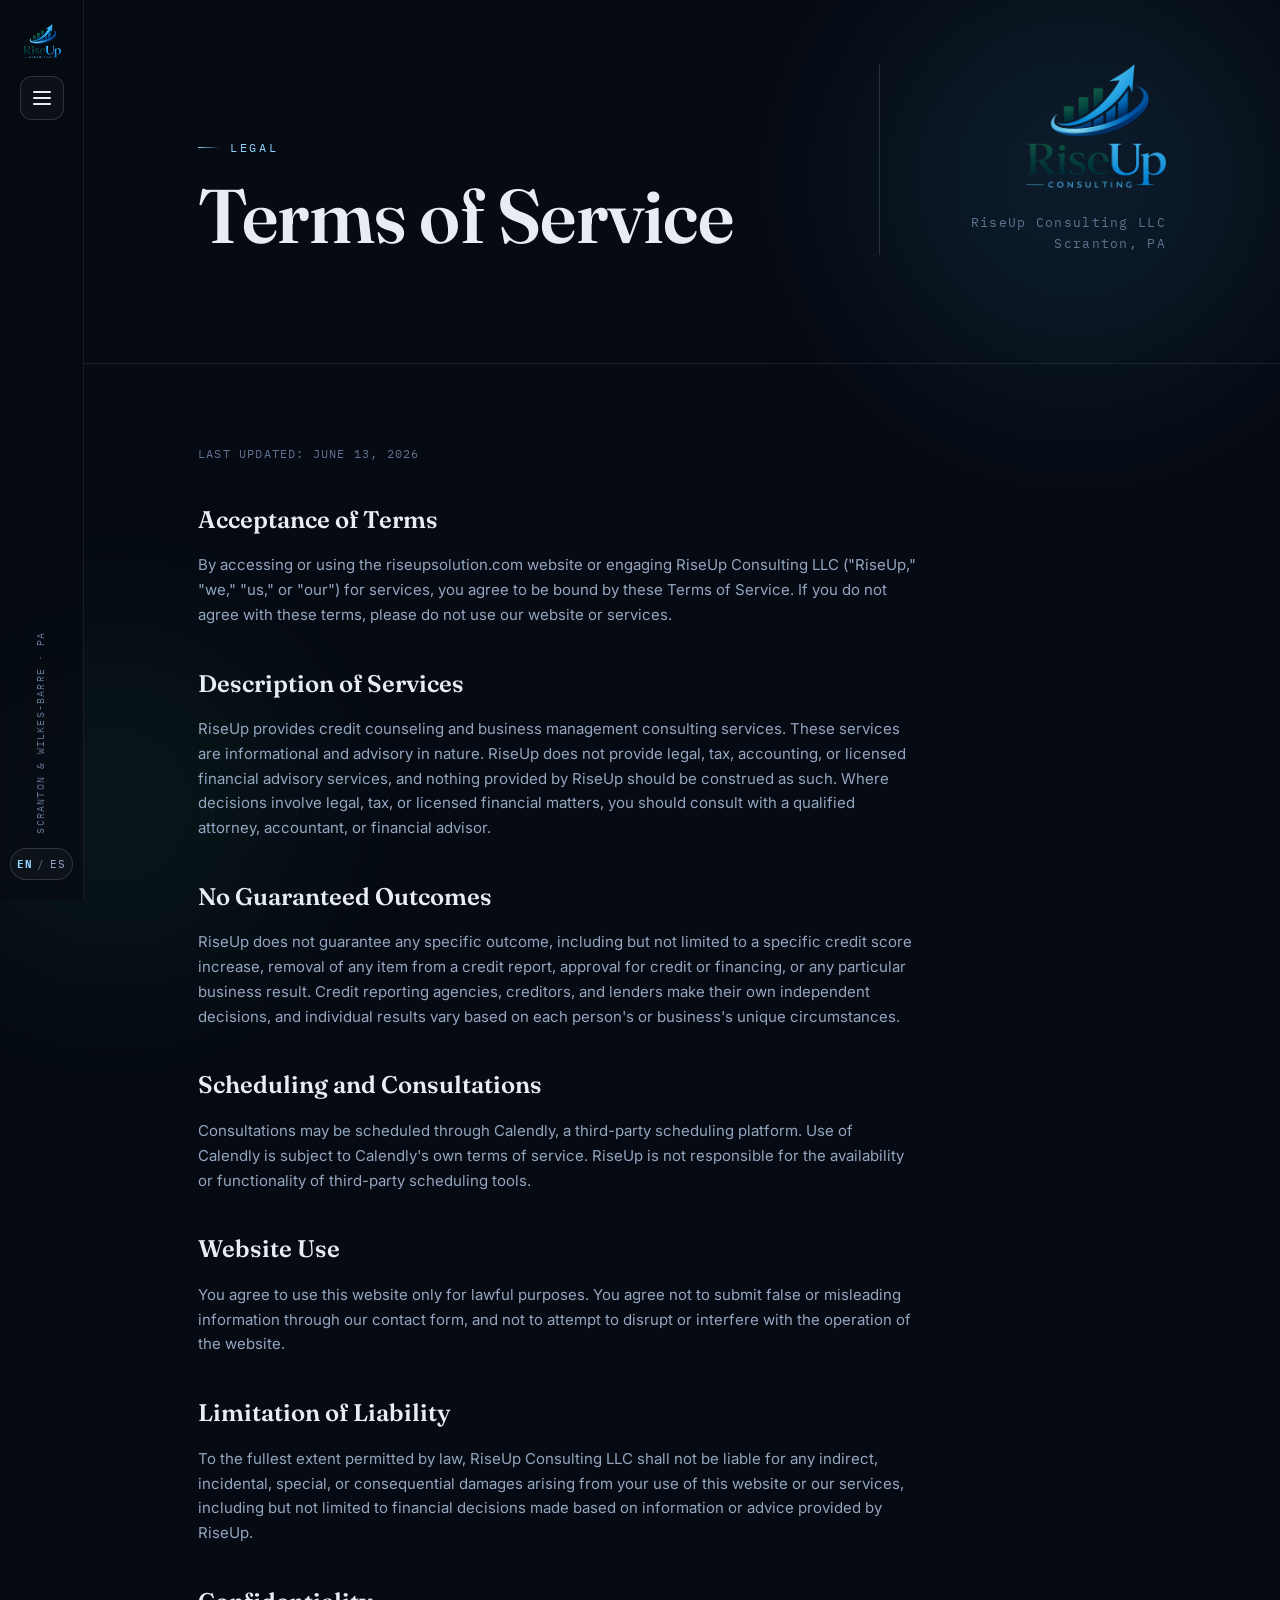
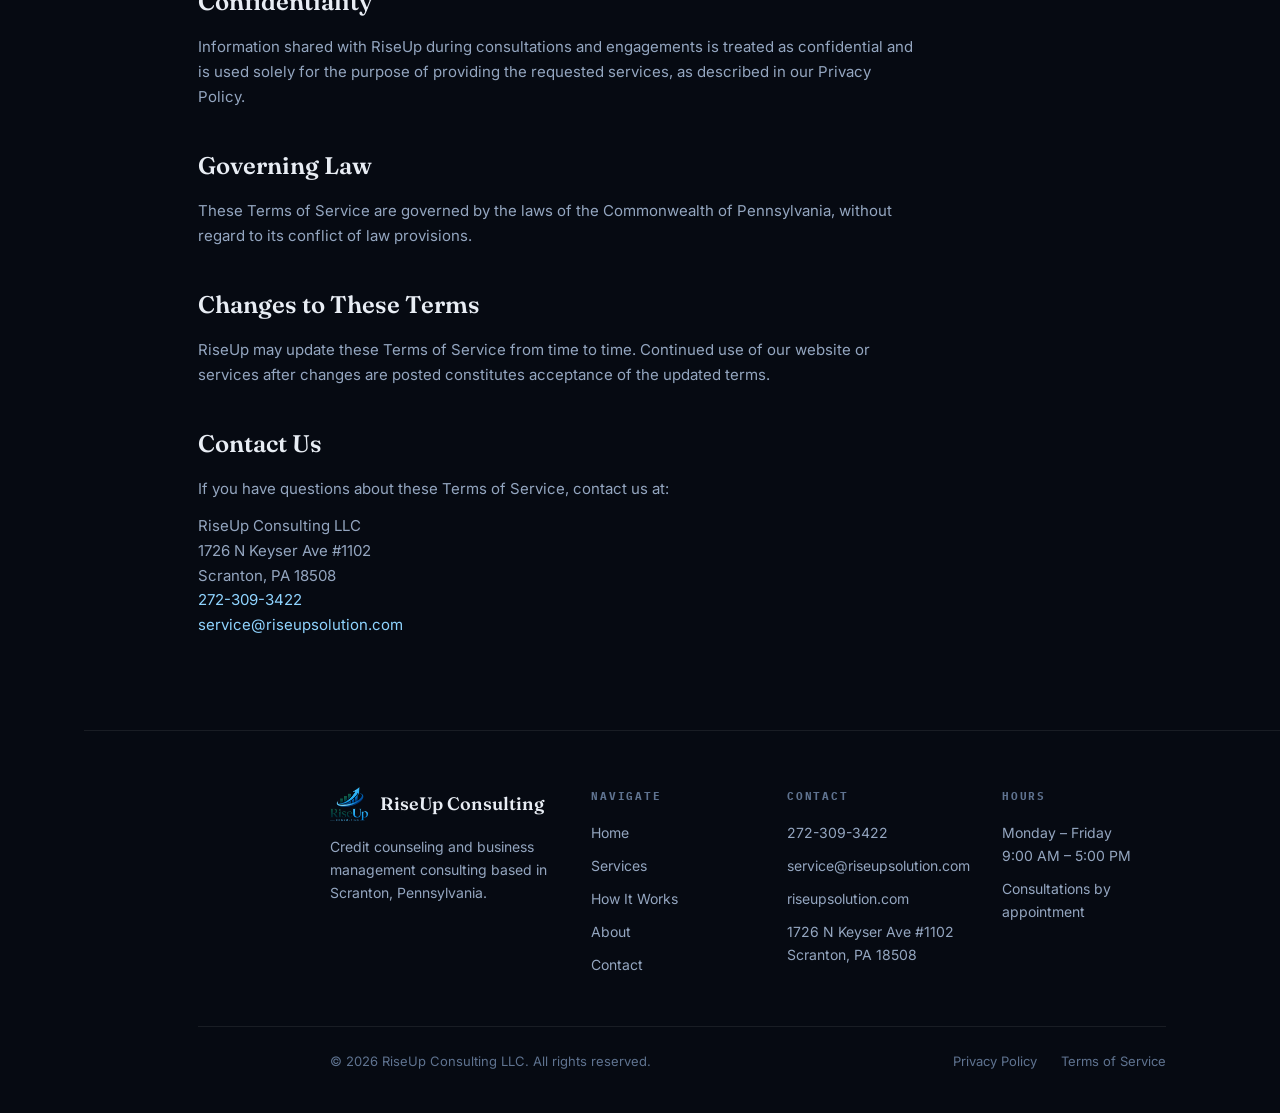
<file: terms.html>
<!DOCTYPE html>
<html lang="en" data-lang="en">
<head>
  <meta charset="UTF-8" />
  <meta name="viewport" content="width=device-width, initial-scale=1.0" />
  <title>Terms of Service | RiseUp Consulting</title>
  <meta name="description" content="Terms of Service for RiseUp Consulting LLC, Scranton, PA." />
  <link rel="preconnect" href="https://fonts.googleapis.com">
  <link rel="preconnect" href="https://fonts.gstatic.com" crossorigin>
  <link href="https://fonts.googleapis.com/css2?family=Fraunces:opsz,wght@9..144,500;9..144,600;9..144,700&family=Inter:wght@400;500;600;700&family=IBM+Plex+Mono:wght@400;500&display=swap" rel="stylesheet">
  <link rel="stylesheet" href="assets/styles.css" />
</head>
<body>

  <!-- ===== DESKTOP LEFT RAIL ===== -->
  <nav class="rail">
    <div class="rail-top">
      <a href="index.html" class="rail-logo"><img src="assets/logo.png" alt="RiseUp Consulting" /></a>
      <button class="rail-menu-btn" data-drawer-open aria-label="Open menu">
        <span></span><span></span><span></span>
      </button>
    </div>
    <div class="rail-bottom">
      <span class="rail-vertical-label">Scranton &amp; Wilkes-Barre · PA</span>
      <button class="rail-lang" data-lang-toggle data-current="en" aria-label="Toggle language">
        <span class="lang-en">EN</span><span class="lang-pipe">/</span><span class="lang-es">ES</span>
      </button>
    </div>
  </nav>

  <!-- ===== MOBILE TOP BAR ===== -->
  <div class="mobile-bar">
    <a href="index.html" class="mobile-bar-brand">
      <img src="assets/logo.png" alt="RiseUp Consulting" />
      <span class="mobile-bar-brand-text">Rise<span class="accent" style="color:var(--blue-light);">Up</span></span>
    </a>
    <div class="mobile-bar-actions">
      <button class="mobile-lang" data-lang-toggle data-current="en" aria-label="Toggle language">
        <span class="lang-en">EN</span><span class="lang-pipe">/</span><span class="lang-es">ES</span>
      </button>
      <button class="mobile-menu-btn" data-drawer-open aria-label="Open menu">
        <span></span><span></span><span></span>
      </button>
    </div>
  </div>

  <!-- ===== NAV DRAWER ===== -->
  <div class="drawer-overlay" data-drawer-close></div>
  <aside class="drawer">
    <div class="drawer-head">
      <a href="index.html" class="drawer-brand">
        <img src="assets/logo.png" alt="RiseUp Consulting" />
        <span class="drawer-brand-text">Rise<span class="accent">Up</span> Consulting</span>
      </a>
      <button class="drawer-close" data-drawer-close aria-label="Close menu">✕</button>
    </div>
    <nav class="drawer-nav">
      <a href="index.html"><span class="idx">01</span> <span lang="en">Home</span><span lang="es">Inicio</span></a>
      <a href="services.html"><span class="idx">02</span> <span lang="en">Services</span><span lang="es">Servicios</span></a>
      <a href="how-it-works.html"><span class="idx">03</span> <span lang="en">How It Works</span><span lang="es">Cómo Funciona</span></a>
      <a href="about.html"><span class="idx">04</span> <span lang="en">About</span><span lang="es">Nosotros</span></a>
      <a href="contact.html"><span class="idx">05</span> <span lang="en">Contact</span><span lang="es">Contacto</span></a>
    </nav>
    <div class="drawer-cta">
      <a href="https://calendly.com/sterling-riseupsolution/30min" target="_blank" rel="noopener" class="btn btn-primary">
        <span lang="en">Book a Free Consultation →</span><span lang="es">Reservar Consulta Gratis →</span>
      </a>
      <div class="drawer-meta">
        272-309-3422<br>
        1726 N Keyser Ave #1102<br>
        Scranton, PA 18508
      </div>
    </div>
  </aside>

  <div class="page">

    <!-- ===== PAGE HEADER ===== -->
    <section class="hero">
      <div class="wrap">
        <div class="hero-top">
          <div>
            <span class="eyebrow"><span lang="en">Legal</span><span lang="es">Legal</span></span>
            <h1>
              <span lang="en">Terms of Service</span>
              <span lang="es">Términos de Servicio</span>
            </h1>
          </div>
          <div class="hero-kicker">
            <img src="assets/logo.png" alt="RiseUp Consulting" class="hero-logo" />
            <span lang="en">RiseUp Consulting LLC<br>Scranton, PA</span>
            <span lang="es">RiseUp Consulting LLC<br>Scranton, PA</span>
          </div>
        </div>
      </div>
    </section>

    <!-- ===== LEGAL BODY ===== -->
    <section class="section">
      <div class="wrap">
        <div class="legal-body">
          <p class="updated"><span lang="en">Last Updated: June 13, 2026</span><span lang="es">Última Actualización: 13 de junio de 2026</span></p>

          <h2><span lang="en">Acceptance of Terms</span><span lang="es">Aceptación de los Términos</span></h2>
          <p>
            <span lang="en">By accessing or using the riseupsolution.com website or engaging RiseUp Consulting LLC ("RiseUp," "we," "us," or "our") for services, you agree to be bound by these Terms of Service. If you do not agree with these terms, please do not use our website or services.</span>
            <span lang="es">Al acceder o usar el sitio web riseupsolution.com o contratar los servicios de RiseUp Consulting LLC ("RiseUp," "nosotros" o "nuestro"), aceptas estar sujeto a estos Términos de Servicio. Si no estás de acuerdo con estos términos, por favor no uses nuestro sitio web o servicios.</span>
          </p>

          <h2><span lang="en">Description of Services</span><span lang="es">Descripción de los Servicios</span></h2>
          <p>
            <span lang="en">RiseUp provides credit counseling and business management consulting services. These services are informational and advisory in nature. RiseUp does not provide legal, tax, accounting, or licensed financial advisory services, and nothing provided by RiseUp should be construed as such. Where decisions involve legal, tax, or licensed financial matters, you should consult with a qualified attorney, accountant, or financial advisor.</span>
            <span lang="es">RiseUp proporciona servicios de asesoría de crédito y consultoría de gestión empresarial. Estos servicios son de naturaleza informativa y consultiva. RiseUp no proporciona servicios legales, fiscales, contables o de asesoría financiera con licencia, y nada de lo proporcionado por RiseUp debe interpretarse como tal. Cuando las decisiones involucren asuntos legales, fiscales o financieros con licencia, debes consultar con un abogado, contador o asesor financiero calificado.</span>
          </p>

          <h2><span lang="en">No Guaranteed Outcomes</span><span lang="es">Sin Resultados Garantizados</span></h2>
          <p>
            <span lang="en">RiseUp does not guarantee any specific outcome, including but not limited to a specific credit score increase, removal of any item from a credit report, approval for credit or financing, or any particular business result. Credit reporting agencies, creditors, and lenders make their own independent decisions, and individual results vary based on each person's or business's unique circumstances.</span>
            <span lang="es">RiseUp no garantiza ningún resultado específico, incluyendo pero no limitado a un aumento específico del puntaje de crédito, la eliminación de cualquier elemento de un reporte de crédito, la aprobación de crédito o financiamiento, o cualquier resultado empresarial particular. Las agencias de reportes de crédito, acreedores y prestamistas toman sus propias decisiones independientes, y los resultados individuales varían según las circunstancias únicas de cada persona o negocio.</span>
          </p>

          <h2><span lang="en">Scheduling and Consultations</span><span lang="es">Programación y Consultas</span></h2>
          <p>
            <span lang="en">Consultations may be scheduled through Calendly, a third-party scheduling platform. Use of Calendly is subject to Calendly's own terms of service. RiseUp is not responsible for the availability or functionality of third-party scheduling tools.</span>
            <span lang="es">Las consultas se pueden programar a través de Calendly, una plataforma de programación de terceros. El uso de Calendly está sujeto a los propios términos de servicio de Calendly. RiseUp no es responsable de la disponibilidad o funcionalidad de herramientas de programación de terceros.</span>
          </p>

          <h2><span lang="en">Website Use</span><span lang="es">Uso del Sitio Web</span></h2>
          <p>
            <span lang="en">You agree to use this website only for lawful purposes. You agree not to submit false or misleading information through our contact form, and not to attempt to disrupt or interfere with the operation of the website.</span>
            <span lang="es">Aceptas usar este sitio web únicamente para fines legales. Aceptas no enviar información falsa o engañosa a través de nuestro formulario de contacto, y no intentar interrumpir o interferir con el funcionamiento del sitio web.</span>
          </p>

          <h2><span lang="en">Limitation of Liability</span><span lang="es">Limitación de Responsabilidad</span></h2>
          <p>
            <span lang="en">To the fullest extent permitted by law, RiseUp Consulting LLC shall not be liable for any indirect, incidental, special, or consequential damages arising from your use of this website or our services, including but not limited to financial decisions made based on information or advice provided by RiseUp.</span>
            <span lang="es">En la máxima medida permitida por la ley, RiseUp Consulting LLC no será responsable de daños indirectos, incidentales, especiales o consecuentes que surjan del uso de este sitio web o nuestros servicios, incluyendo pero no limitado a decisiones financieras tomadas con base en información o asesoría proporcionada por RiseUp.</span>
          </p>

          <h2><span lang="en">Confidentiality</span><span lang="es">Confidencialidad</span></h2>
          <p>
            <span lang="en">Information shared with RiseUp during consultations and engagements is treated as confidential and is used solely for the purpose of providing the requested services, as described in our Privacy Policy.</span>
            <span lang="es">La información compartida con RiseUp durante consultas y proyectos se trata como confidencial y se usa únicamente para el propósito de proporcionar los servicios solicitados, según se describe en nuestra Política de Privacidad.</span>
          </p>

          <h2><span lang="en">Governing Law</span><span lang="es">Ley Aplicable</span></h2>
          <p>
            <span lang="en">These Terms of Service are governed by the laws of the Commonwealth of Pennsylvania, without regard to its conflict of law provisions.</span>
            <span lang="es">Estos Términos de Servicio se rigen por las leyes de la Mancomunidad de Pensilvania, sin tener en cuenta sus disposiciones sobre conflicto de leyes.</span>
          </p>

          <h2><span lang="en">Changes to These Terms</span><span lang="es">Cambios a Estos Términos</span></h2>
          <p>
            <span lang="en">RiseUp may update these Terms of Service from time to time. Continued use of our website or services after changes are posted constitutes acceptance of the updated terms.</span>
            <span lang="es">RiseUp puede actualizar estos Términos de Servicio de vez en cuando. El uso continuo de nuestro sitio web o servicios después de que se publiquen los cambios constituye la aceptación de los términos actualizados.</span>
          </p>

          <h2><span lang="en">Contact Us</span><span lang="es">Contáctanos</span></h2>
          <p>
            <span lang="en">If you have questions about these Terms of Service, contact us at:</span>
            <span lang="es">Si tienes preguntas sobre estos Términos de Servicio, contáctanos en:</span>
          </p>
          <p>
            RiseUp Consulting LLC<br>
            1726 N Keyser Ave #1102<br>
            Scranton, PA 18508<br>
            <a href="tel:2723093422" style="color:var(--blue-light);">272-309-3422</a><br>
            <a href="mailto:service@riseupsolution.com" style="color:var(--blue-light);">service@riseupsolution.com</a>
          </p>
        </div>
      </div>
    </section>

    <!-- ===== FOOTER ===== -->
    <footer>
      <div class="wrap">
        <div class="footer-grid">
          <div></div>
          <div class="footer-col">
            <div class="footer-brand">
              <img src="assets/logo.png" alt="RiseUp Consulting logo" />
              <span class="footer-brand-text">RiseUp Consulting</span>
            </div>
            <p><span lang="en">Credit counseling and business management consulting based in Scranton, Pennsylvania.</span><span lang="es">Asesoría de crédito y consultoría de gestión empresarial con sede en Scranton, Pensilvania.</span></p>
          </div>
          <div class="footer-col">
            <h4><span lang="en">Navigate</span><span lang="es">Navegar</span></h4>
            <a href="index.html"><span lang="en">Home</span><span lang="es">Inicio</span></a>
            <a href="services.html"><span lang="en">Services</span><span lang="es">Servicios</span></a>
            <a href="how-it-works.html"><span lang="en">How It Works</span><span lang="es">Cómo Funciona</span></a>
            <a href="about.html"><span lang="en">About</span><span lang="es">Nosotros</span></a>
            <a href="contact.html"><span lang="en">Contact</span><span lang="es">Contacto</span></a>
          </div>
          <div class="footer-col">
            <h4><span lang="en">Contact</span><span lang="es">Contacto</span></h4>
            <a href="tel:2723093422">272-309-3422</a>
            <a href="mailto:service@riseupsolution.com">service@riseupsolution.com</a>
            <a href="https://riseupsolution.com">riseupsolution.com</a>
            <p>1726 N Keyser Ave #1102<br>Scranton, PA 18508</p>
          </div>
          <div class="footer-col">
            <h4><span lang="en">Hours</span><span lang="es">Horario</span></h4>
            <p><span lang="en">Monday – Friday<br>9:00 AM – 5:00 PM</span><span lang="es">Lunes – Viernes<br>9:00 AM – 5:00 PM</span></p>
            <p><span lang="en">Consultations by appointment</span><span lang="es">Consultas con cita previa</span></p>
          </div>
        </div>
        <div class="footer-bottom">
          <span>© 2026 RiseUp Consulting LLC. <span lang="en">All rights reserved.</span><span lang="es">Todos los derechos reservados.</span></span>
          <div class="legal-links">
            <a href="privacy.html"><span lang="en">Privacy Policy</span><span lang="es">Política de Privacidad</span></a>
            <a href="terms.html"><span lang="en">Terms of Service</span><span lang="es">Términos de Servicio</span></a>
          </div>
        </div>
      </div>
    </footer>

  </div>

  <script src="assets/main.js"></script>
</body>
</html>
</file>
<file: assets/styles.css>
/* ============================================================
   RiseUp Consulting — Shared Styles (v2)
   Palette:
   --ink:        #060a12  (near-black navy, page base)
   --panel:      #0d1626  (raised panel)
   --panel-2:    #111d33  (raised panel, lighter)
   --line:       rgba(255,255,255,0.08)
   --teal:       #1e7a5f
   --teal-light: #3fae84
   --blue:       #3aa0e0
   --blue-light: #8fd4ff
   --ink-text:   #e8edf4
   --muted:      #94a6c0
   Type:
   --display: "Fraunces", serif
   --body:    "Inter", sans-serif
   --mono:    "IBM Plex Mono", monospace
   ============================================================ */

:root {
  --ink: #060a12;
  --panel: #0d1626;
  --panel-2: #111d33;
  --line: rgba(255, 255, 255, 0.08);
  --line-strong: rgba(255, 255, 255, 0.14);
  --teal: #1e7a5f;
  --teal-light: #3fae84;
  --blue: #3aa0e0;
  --blue-deep: #1c5fa8;
  --blue-light: #8fd4ff;
  --ink-text: #e8edf4;
  --muted: #94a6c0;
  --muted-2: #5f7390;

  --display: "Fraunces", Georgia, serif;
  --body: "Inter", -apple-system, BlinkMacSystemFont, "Segoe UI", sans-serif;
  --mono: "IBM Plex Mono", "SF Mono", monospace;

  --rail-w: 84px;
  --content-max: 1080px;
}

* { margin: 0; padding: 0; box-sizing: border-box; }

html { scroll-behavior: smooth; }

body {
  background: var(--ink);
  color: var(--ink-text);
  font-family: var(--body);
  font-size: 16px;
  line-height: 1.65;
  -webkit-font-smoothing: antialiased;
  overflow-x: hidden;
}

a { color: inherit; text-decoration: none; }
img { display: block; max-width: 100%; }

/* Ambient background glows */
body::before {
  content: "";
  position: fixed;
  top: -20%;
  right: -12%;
  width: 56vw;
  height: 56vw;
  background: radial-gradient(circle, rgba(58, 160, 224, 0.14) 0%, rgba(58, 160, 224, 0) 65%);
  filter: blur(40px);
  pointer-events: none;
  z-index: 0;
}

body::after {
  content: "";
  position: fixed;
  bottom: -25%;
  left: -16%;
  width: 50vw;
  height: 50vw;
  background: radial-gradient(circle, rgba(30, 122, 95, 0.12) 0%, rgba(30, 122, 95, 0) 65%);
  filter: blur(40px);
  pointer-events: none;
  z-index: 0;
}

/* ============================================================
   LEFT RAIL (desktop persistent nav)
   ============================================================ */
.rail {
  position: fixed;
  top: 0;
  left: 0;
  bottom: 0;
  width: var(--rail-w);
  display: flex;
  flex-direction: column;
  align-items: center;
  justify-content: space-between;
  padding: 24px 0 20px;
  border-right: 1px solid var(--line);
  background: rgba(6, 10, 18, 0.7);
  backdrop-filter: blur(14px);
  z-index: 200;
}

.rail-top { display: flex; flex-direction: column; align-items: center; gap: 18px; }

.rail-logo img { width: 38px; height: auto; }

.rail-menu-btn {
  width: 44px;
  height: 44px;
  border-radius: 12px;
  border: 1px solid var(--line-strong);
  background: rgba(255, 255, 255, 0.03);
  display: flex;
  flex-direction: column;
  align-items: center;
  justify-content: center;
  gap: 4px;
  cursor: pointer;
  transition: border-color 0.2s ease, background 0.2s ease;
}

.rail-menu-btn:hover { border-color: var(--blue-light); background: rgba(143, 212, 255, 0.06); }

.rail-menu-btn span {
  display: block;
  width: 18px;
  height: 2px;
  background: var(--ink-text);
  border-radius: 1px;
  transition: transform 0.25s ease, opacity 0.25s ease;
}

.rail-menu-btn.open span:nth-child(1) { transform: translateY(6px) rotate(45deg); }
.rail-menu-btn.open span:nth-child(2) { opacity: 0; }
.rail-menu-btn.open span:nth-child(3) { transform: translateY(-6px) rotate(-45deg); }

.rail-bottom { display: flex; flex-direction: column; align-items: center; gap: 14px; }

.rail-lang {
  font-family: var(--mono);
  font-size: 11px;
  letter-spacing: 0.1em;
  border: 1px solid var(--line-strong);
  border-radius: 999px;
  padding: 8px 6px;
  background: rgba(255, 255, 255, 0.03);
  color: var(--muted);
  cursor: pointer;
  display: flex;
  align-items: center;
  gap: 4px;
  transition: border-color 0.2s ease, color 0.2s ease;
}

.rail-lang:hover { border-color: var(--blue-light); color: var(--ink-text); }

.rail-lang .lang-pipe { color: var(--muted-2); }

.rail-lang[data-current="en"] .lang-en,
.rail-lang[data-current="es"] .lang-es {
  color: var(--blue-light);
  font-weight: 700;
}

.rail-vertical-label {
  font-family: var(--mono);
  font-size: 10px;
  letter-spacing: 0.12em;
  text-transform: uppercase;
  color: var(--muted-2);
  writing-mode: vertical-rl;
  transform: rotate(180deg);
  white-space: nowrap;
}

/* ============================================================
   NAV DRAWER (slides from left, over the rail)
   ============================================================ */
.drawer-overlay {
  position: fixed;
  inset: 0;
  background: rgba(2, 4, 9, 0.6);
  backdrop-filter: blur(2px);
  opacity: 0;
  visibility: hidden;
  transition: opacity 0.3s ease, visibility 0.3s ease;
  z-index: 250;
}

.drawer-overlay.open { opacity: 1; visibility: visible; }

.drawer {
  position: fixed;
  top: 0;
  left: 0;
  bottom: 0;
  width: min(380px, 86vw);
  background: linear-gradient(165deg, var(--panel-2), var(--panel));
  border-right: 1px solid var(--line-strong);
  z-index: 260;
  transform: translateX(-100%);
  transition: transform 0.35s cubic-bezier(.22,.68,.36,1);
  display: flex;
  flex-direction: column;
  padding: 28px 28px 28px;
  overflow-y: auto;
}

.drawer.open { transform: translateX(0); }

.drawer-head {
  display: flex;
  align-items: center;
  justify-content: space-between;
  margin-bottom: 40px;
}

.drawer-brand {
  display: flex;
  align-items: center;
  gap: 12px;
}

.drawer-brand img { height: 36px; }

.drawer-brand-text {
  font-family: var(--display);
  font-size: 19px;
  font-weight: 600;
}

.drawer-brand-text .accent { color: var(--blue-light); }

.drawer-close {
  width: 36px;
  height: 36px;
  border-radius: 10px;
  border: 1px solid var(--line-strong);
  background: rgba(255, 255, 255, 0.03);
  color: var(--ink-text);
  font-size: 18px;
  cursor: pointer;
  display: flex;
  align-items: center;
  justify-content: center;
}

.drawer-nav {
  display: flex;
  flex-direction: column;
  gap: 4px;
  margin-bottom: 32px;
}

.drawer-nav a {
  font-family: var(--display);
  font-size: 26px;
  font-weight: 500;
  padding: 12px 0;
  color: var(--muted);
  border-bottom: 1px solid var(--line);
  display: flex;
  align-items: baseline;
  gap: 14px;
  transition: color 0.2s ease, padding-left 0.2s ease;
}

.drawer-nav a .idx {
  font-family: var(--mono);
  font-size: 12px;
  color: var(--muted-2);
}

.drawer-nav a:hover,
.drawer-nav a.active {
  color: var(--ink-text);
  padding-left: 8px;
}

.drawer-nav a.active .idx { color: var(--blue-light); }

.drawer-cta {
  margin-top: auto;
  display: flex;
  flex-direction: column;
  gap: 14px;
}

.drawer-meta {
  font-family: var(--mono);
  font-size: 12px;
  color: var(--muted-2);
  line-height: 1.8;
}

/* ============================================================
   MOBILE TOP BAR
   ============================================================ */
.mobile-bar {
  display: none;
  position: sticky;
  top: 0;
  z-index: 150;
  align-items: center;
  justify-content: space-between;
  padding: 14px 20px;
  background: rgba(6, 10, 18, 0.85);
  backdrop-filter: blur(14px);
  border-bottom: 1px solid var(--line);
}

.mobile-bar-brand {
  display: flex;
  align-items: center;
  gap: 10px;
}

.mobile-bar-brand img { height: 32px; }

.mobile-bar-brand-text {
  font-family: var(--display);
  font-size: 17px;
  font-weight: 600;
}

.mobile-bar-brand-text .accent { color: var(--blue-light); }

.mobile-bar-actions {
  display: flex;
  align-items: center;
  gap: 10px;
}

.mobile-lang {
  font-family: var(--mono);
  font-size: 11px;
  letter-spacing: 0.08em;
  border: 1px solid var(--line-strong);
  border-radius: 999px;
  padding: 7px 10px;
  background: rgba(255, 255, 255, 0.03);
  color: var(--muted);
  cursor: pointer;
}

.mobile-lang[data-current="en"] .lang-en,
.mobile-lang[data-current="es"] .lang-es {
  color: var(--blue-light);
  font-weight: 700;
}

.mobile-lang .lang-pipe { color: var(--muted-2); }

.mobile-menu-btn {
  width: 40px;
  height: 40px;
  border-radius: 10px;
  border: 1px solid var(--line-strong);
  background: rgba(255, 255, 255, 0.03);
  display: flex;
  flex-direction: column;
  align-items: center;
  justify-content: center;
  gap: 4px;
  cursor: pointer;
}

.mobile-menu-btn span {
  display: block;
  width: 16px;
  height: 2px;
  background: var(--ink-text);
  border-radius: 1px;
  transition: transform 0.25s ease, opacity 0.25s ease;
}

.mobile-menu-btn.open span:nth-child(1) { transform: translateY(6px) rotate(45deg); }
.mobile-menu-btn.open span:nth-child(2) { opacity: 0; }
.mobile-menu-btn.open span:nth-child(3) { transform: translateY(-6px) rotate(-45deg); }

/* ============================================================
   MAIN LAYOUT SHIFT
   ============================================================ */
.page {
  margin-left: var(--rail-w);
  position: relative;
  z-index: 1;
}

.wrap {
  max-width: var(--content-max);
  padding: 0 56px;
  margin: 0 auto;
}

/* ============================================================
   EYEBROW / labels
   ============================================================ */
.eyebrow {
  font-family: var(--mono);
  font-size: 12px;
  letter-spacing: 0.22em;
  text-transform: uppercase;
  color: var(--blue-light);
  display: inline-flex;
  align-items: center;
  gap: 10px;
}

.eyebrow::before {
  content: "";
  width: 22px;
  height: 1px;
  background: linear-gradient(90deg, var(--blue-light), transparent);
}

.eyebrow.no-rule::before { display: none; }

/* ============================================================
   HERO — asymmetric editorial layout
   ============================================================ */
.hero {
  padding: 64px 0 60px;
  border-bottom: 1px solid var(--line);
}

.hero-top {
  display: grid;
  grid-template-columns: 2.2fr 1fr;
  gap: 48px;
  align-items: end;
  margin-bottom: 48px;
}

.hero-kicker {
  font-family: var(--mono);
  font-size: 13px;
  letter-spacing: 0.1em;
  color: var(--muted-2);
  text-align: right;
  border-left: 1px solid var(--line-strong);
  padding-left: 20px;
}

.hero-logo {
  width: 140px;
  height: auto;
  margin: 0 0 24px auto;
  opacity: 0.92;
}

.hero h1 {
  font-family: var(--display);
  font-size: clamp(40px, 6.4vw, 76px);
  line-height: 1.04;
  font-weight: 600;
  letter-spacing: -0.01em;
  margin: 18px 0 0;
}

.hero h1 .grad {
  background: linear-gradient(120deg, var(--teal-light) 10%, var(--blue) 50%, var(--blue-light) 90%);
  -webkit-background-clip: text;
  background-clip: text;
  color: transparent;
}

.hero-bottom {
  display: grid;
  grid-template-columns: 1fr 1fr;
  gap: 48px;
  align-items: start;
}

.hero-lead {
  font-size: 19px;
  color: var(--muted);
  max-width: 480px;
}

.hero-actions {
  display: flex;
  gap: 16px;
  align-items: center;
  flex-wrap: wrap;
  justify-content: flex-end;
}

/* ============================================================
   Buttons
   ============================================================ */
.btn {
  display: inline-flex;
  align-items: center;
  gap: 10px;
  padding: 15px 28px;
  border-radius: 4px;
  font-weight: 600;
  font-size: 14.5px;
  cursor: pointer;
  transition: transform 0.2s ease, box-shadow 0.2s ease, background 0.2s ease, border-color 0.2s ease;
  border: 1px solid transparent;
  font-family: var(--body);
}

.btn-primary {
  background: linear-gradient(135deg, var(--teal-light), var(--blue));
  color: #04101c;
  box-shadow: 0 10px 30px -12px rgba(58, 160, 224, 0.6);
}

.btn-primary:hover {
  transform: translateY(-2px);
  box-shadow: 0 14px 34px -10px rgba(58, 160, 224, 0.75);
}

.btn-ghost {
  background: rgba(255, 255, 255, 0.03);
  border-color: var(--line-strong);
  color: var(--ink-text);
}

.btn-ghost:hover {
  border-color: var(--blue-light);
  background: rgba(143, 212, 255, 0.06);
}

/* ============================================================
   MARQUEE strip
   ============================================================ */
.marquee-section {
  border-bottom: 1px solid var(--line);
  background: linear-gradient(180deg, rgba(17, 29, 51, 0.4), rgba(13, 22, 38, 0.15));
  padding: 18px 0;
  overflow: hidden;
}

.marquee {
  display: flex;
  white-space: nowrap;
  width: max-content;
  animation: marquee-scroll 40s linear infinite;
}

.marquee:hover { animation-play-state: paused; }

.marquee-track {
  display: flex;
  align-items: center;
  gap: 56px;
  padding-right: 56px;
}

.marquee-item {
  display: flex;
  align-items: center;
  gap: 14px;
  font-family: var(--mono);
  font-size: 12.5px;
  letter-spacing: 0.12em;
  text-transform: uppercase;
  color: var(--muted);
}

.marquee-item .dot {
  width: 6px;
  height: 6px;
  border-radius: 50%;
  background: linear-gradient(135deg, var(--teal-light), var(--blue-light));
  flex-shrink: 0;
}

@keyframes marquee-scroll {
  from { transform: translateX(0); }
  to { transform: translateX(-50%); }
}

/* ============================================================
   SECTIONS — numbered editorial blocks
   ============================================================ */
section { position: relative; z-index: 1; }

.section {
  padding: 80px 0;
  border-bottom: 1px solid var(--line);
}

.section:last-of-type { border-bottom: none; }

.section-head {
  display: grid;
  grid-template-columns: 100px 1fr;
  gap: 32px;
  margin-bottom: 48px;
}

.section-head .sec-num {
  font-family: var(--mono);
  font-size: 13px;
  color: var(--muted-2);
  letter-spacing: 0.1em;
  padding-top: 6px;
}

.section-head h2 {
  font-family: var(--display);
  font-size: clamp(28px, 4vw, 44px);
  font-weight: 600;
  line-height: 1.18;
}

.section-head p {
  color: var(--muted);
  font-size: 16.5px;
  margin-top: 14px;
  max-width: 580px;
}

/* ============================================================
   OFFSET LIST — replaces symmetric card grids
   ============================================================ */
.offset-list {
  display: grid;
  grid-template-columns: 100px 1fr;
  gap: 32px;
}

.offset-row {
  display: contents;
}

.offset-row .row-num {
  font-family: var(--mono);
  font-size: 13px;
  color: var(--muted-2);
  letter-spacing: 0.1em;
  padding-top: 28px;
  border-top: 1px solid var(--line);
}

.offset-row .row-body {
  padding: 26px 0;
  border-top: 1px solid var(--line);
  display: grid;
  grid-template-columns: 1fr 1.6fr;
  gap: 32px;
  align-items: start;
  transition: padding-left 0.3s ease;
}

.offset-row:hover .row-body { padding-left: 12px; }
.offset-row:hover .row-num { color: var(--blue-light); }

.offset-row .row-body h3 {
  font-family: var(--display);
  font-size: 22px;
  font-weight: 600;
}

.offset-row .row-body p {
  color: var(--muted);
  font-size: 15px;
}

.offset-row:last-child .row-body,
.offset-row:last-child .row-num { border-bottom: 1px solid var(--line); }

/* Tag pills inside offset rows */
.tag-row {
  display: flex;
  gap: 8px;
  flex-wrap: wrap;
  margin-top: 14px;
}

.tag {
  font-family: var(--mono);
  font-size: 11px;
  letter-spacing: 0.08em;
  text-transform: uppercase;
  border: 1px solid var(--line-strong);
  border-radius: 999px;
  padding: 5px 12px;
  color: var(--muted);
  background: rgba(255, 255, 255, 0.02);
}

/* ============================================================
   PULL QUOTE / FEATURE BLOCK
   ============================================================ */
.pull-block {
  position: relative;
  border-radius: 4px;
  background: linear-gradient(155deg, rgba(63, 174, 132, 0.10), rgba(58, 160, 224, 0.08) 55%, var(--panel) 100%);
  border: 1px solid var(--line-strong);
  padding: 48px;
  overflow: hidden;
}

.pull-block::before {
  content: "";
  position: absolute;
  top: -40%;
  right: -20%;
  width: 60%;
  height: 80%;
  background: radial-gradient(circle, rgba(143, 212, 255, 0.16), transparent 70%);
  filter: blur(40px);
  pointer-events: none;
}

.pull-block .pull-mark {
  font-family: var(--display);
  font-size: 64px;
  line-height: 1;
  color: var(--blue-light);
  opacity: 0.4;
  margin-bottom: 8px;
}

.pull-block p.pull-text {
  font-family: var(--display);
  font-size: clamp(22px, 3vw, 32px);
  line-height: 1.4;
  font-weight: 500;
  position: relative;
  z-index: 1;
  max-width: 720px;
}

.pull-block .pull-cite {
  margin-top: 24px;
  font-family: var(--mono);
  font-size: 13px;
  color: var(--muted-2);
  position: relative;
  z-index: 1;
}

/* ============================================================
   PROCESS STEPS (How It Works) — vertical timeline style
   ============================================================ */
.timeline {
  display: grid;
  grid-template-columns: 100px 1fr;
  gap: 32px;
}

.timeline-row {
  display: contents;
}

.timeline-marker {
  display: flex;
  flex-direction: column;
  align-items: center;
  gap: 8px;
}

.timeline-marker .dot {
  width: 14px;
  height: 14px;
  border-radius: 50%;
  background: linear-gradient(135deg, var(--teal-light), var(--blue-light));
  flex-shrink: 0;
  margin-top: 6px;
}

.timeline-marker .line {
  flex: 1;
  width: 1px;
  background: var(--line);
  min-height: 40px;
}

.timeline-row:last-child .timeline-marker .line { display: none; }

.timeline-content {
  padding-bottom: 56px;
}

.timeline-content .t-eyebrow {
  font-family: var(--mono);
  font-size: 12px;
  letter-spacing: 0.16em;
  text-transform: uppercase;
  color: var(--blue-light);
  margin-bottom: 10px;
}

.timeline-content h3 {
  font-family: var(--display);
  font-size: 26px;
  font-weight: 600;
  margin-bottom: 12px;
}

.timeline-content p {
  color: var(--muted);
  font-size: 15.5px;
  max-width: 640px;
  margin-bottom: 14px;
}

.timeline-content .checklist {
  list-style: none;
  display: flex;
  flex-direction: column;
  gap: 8px;
  margin-top: 14px;
}

.timeline-content .checklist li {
  display: flex;
  gap: 12px;
  align-items: flex-start;
  font-size: 14.5px;
  color: var(--ink-text);
}

.timeline-content .checklist li .mark {
  flex-shrink: 0;
  width: 20px;
  height: 20px;
  border-radius: 50%;
  background: linear-gradient(135deg, var(--teal-light), var(--blue));
  display: flex;
  align-items: center;
  justify-content: center;
  font-size: 11px;
  color: #04101c;
  margin-top: 2px;
}

/* ============================================================
   STAT STRIP
   ============================================================ */
.stat-strip {
  display: grid;
  grid-template-columns: 100px repeat(4, 1fr);
  gap: 32px;
  align-items: end;
}

.stat-strip .stat {
  border-left: 1px solid var(--line);
  padding-left: 20px;
}

.stat-strip .stat .num {
  font-family: var(--display);
  font-size: 38px;
  font-weight: 600;
  background: linear-gradient(120deg, var(--teal-light), var(--blue-light));
  -webkit-background-clip: text;
  background-clip: text;
  color: transparent;
}

.stat-strip .stat .label {
  font-family: var(--mono);
  font-size: 11.5px;
  letter-spacing: 0.12em;
  text-transform: uppercase;
  color: var(--muted-2);
  margin-top: 8px;
}

/* ============================================================
   COMPARISON TABLE
   ============================================================ */
.table-wrap {
  border: 1px solid var(--line);
  border-radius: 4px;
  overflow: hidden;
  background: var(--panel);
}

table { width: 100%; border-collapse: collapse; font-size: 14.5px; }

th, td {
  text-align: left;
  padding: 16px 22px;
  border-bottom: 1px solid var(--line);
}

th {
  font-family: var(--mono);
  font-size: 11px;
  letter-spacing: 0.14em;
  text-transform: uppercase;
  color: var(--muted-2);
  background: rgba(17, 29, 51, 0.5);
}

tr:last-child td { border-bottom: none; }

td.highlight { color: var(--blue-light); font-weight: 600; }

/* ============================================================
   TESTIMONIAL STACK
   ============================================================ */
.quote-stack {
  display: flex;
  flex-direction: column;
  gap: 0;
}

.quote-row {
  display: grid;
  grid-template-columns: 100px 1fr;
  gap: 32px;
  padding: 28px 0;
  border-top: 1px solid var(--line);
}

.quote-row:last-child { border-bottom: 1px solid var(--line); }

.quote-row .avatar {
  width: 44px;
  height: 44px;
  border-radius: 50%;
  background: linear-gradient(135deg, var(--teal-light), var(--blue));
  display: flex;
  align-items: center;
  justify-content: center;
  font-family: var(--display);
  font-weight: 600;
  color: #04101c;
  font-size: 15px;
}

.quote-row .quote-content p.quote { font-size: 16.5px; margin-bottom: 12px; }
.quote-row .quote-content .who { font-family: var(--mono); font-size: 12px; color: var(--muted-2); letter-spacing: 0.06em; }

/* ============================================================
   FOUNDER BLOCK
   ============================================================ */
.founder-block {
  display: grid;
  grid-template-columns: 100px auto 1fr;
  gap: 32px;
  align-items: center;
}

.founder-avatar {
  width: 88px;
  height: 88px;
  border-radius: 4px;
  background: linear-gradient(135deg, var(--teal-light), var(--blue));
  display: flex;
  align-items: center;
  justify-content: center;
  font-family: var(--display);
  font-size: 28px;
  font-weight: 600;
  color: #04101c;
}

/* ============================================================
   CTA BAND
   ============================================================ */
.cta-band {
  position: relative;
  border-radius: 4px;
  background: linear-gradient(135deg, rgba(63, 174, 132, 0.14), rgba(58, 160, 224, 0.14));
  border: 1px solid rgba(143, 212, 255, 0.22);
  padding: 56px;
  overflow: hidden;
  display: grid;
  grid-template-columns: 100px 1fr auto;
  gap: 40px;
  align-items: center;
}

.cta-band::before {
  content: "";
  position: absolute;
  top: -50%;
  left: 60%;
  width: 60%;
  height: 140%;
  background: radial-gradient(ellipse at center, rgba(143, 212, 255, 0.16), transparent 70%);
  filter: blur(40px);
  pointer-events: none;
}

.cta-band-text {
  position: relative;
  z-index: 1;
}

.cta-band h2 {
  font-family: var(--display);
  font-size: clamp(26px, 3.6vw, 38px);
  font-weight: 600;
  position: relative;
  z-index: 1;
  margin-top: 10px;
}

.cta-band p {
  color: var(--muted);
  margin-top: 12px;
  position: relative;
  z-index: 1;
}

.cta-band .cta-actions {
  display: flex;
  flex-direction: column;
  gap: 12px;
  position: relative;
  z-index: 1;
  min-width: 220px;
}

.cta-band .cta-actions .btn { justify-content: center; white-space: nowrap; }

/* ============================================================
   FORM (Contact)
   ============================================================ */
.form-block {
  display: grid;
  grid-template-columns: 100px 1fr 1fr;
  gap: 32px;
}

.form-row { display: grid; grid-template-columns: 1fr 1fr; gap: 18px; margin-bottom: 18px; }
.form-row.full { grid-template-columns: 1fr; }

.field label {
  display: block;
  font-family: var(--mono);
  font-size: 11px;
  letter-spacing: 0.12em;
  text-transform: uppercase;
  color: var(--muted-2);
  margin-bottom: 8px;
}

.field input,
.field select,
.field textarea {
  width: 100%;
  background: rgba(255, 255, 255, 0.03);
  border: 1px solid var(--line-strong);
  border-radius: 4px;
  padding: 12px 14px;
  color: var(--ink-text);
  font-family: var(--body);
  font-size: 14.5px;
  transition: border-color 0.2s ease, background 0.2s ease;
}

.field input:focus,
.field select:focus,
.field textarea:focus {
  outline: none;
  border-color: var(--blue-light);
  background: rgba(143, 212, 255, 0.05);
}

.field textarea { resize: vertical; min-height: 120px; }

.form-status {
  font-family: var(--mono);
  font-size: 13px;
  margin-top: 14px;
  display: none;
}

.form-status.show { display: block; }
.form-status.success { color: var(--teal-light); }
.form-status.error { color: #e08f8f; }

/* ============================================================
   INFO ROWS (contact details)
   ============================================================ */
.info-row {
  display: flex;
  align-items: flex-start;
  gap: 16px;
  padding: 20px 0;
  border-top: 1px solid var(--line);
}

.info-row:last-child { border-bottom: 1px solid var(--line); }

.info-row .icon {
  font-size: 18px;
  width: 36px;
  height: 36px;
  border-radius: 4px;
  display: flex;
  align-items: center;
  justify-content: center;
  background: linear-gradient(135deg, rgba(63, 174, 132, 0.16), rgba(58, 160, 224, 0.16));
  border: 1px solid var(--line-strong);
  flex-shrink: 0;
}

.info-row h4 { font-size: 14.5px; margin-bottom: 4px; }
.info-row p { color: var(--muted); font-size: 14px; margin: 0; }

/* ============================================================
   FAQ
   ============================================================ */
.faq-item {
  border-top: 1px solid var(--line);
}

.faq-item:last-child { border-bottom: 1px solid var(--line); }

.faq-item summary {
  padding: 22px 0;
  cursor: pointer;
  font-weight: 600;
  font-size: 15.5px;
  display: flex;
  justify-content: space-between;
  align-items: center;
  list-style: none;
}

.faq-item summary::-webkit-details-marker { display: none; }

.faq-item summary::after {
  content: "+";
  font-family: var(--mono);
  font-size: 20px;
  color: var(--blue-light);
  transition: transform 0.2s ease;
  flex-shrink: 0;
  margin-left: 16px;
}

.faq-item[open] summary::after { transform: rotate(45deg); }

.faq-item .faq-body {
  padding: 0 0 22px;
  color: var(--muted);
  font-size: 14.5px;
  max-width: 680px;
}

/* ============================================================
   FOOTER
   ============================================================ */
footer {
  padding: 56px 0 40px;
  border-top: 1px solid var(--line);
}

.footer-grid {
  display: grid;
  grid-template-columns: 100px 1.4fr 1fr 1fr 1fr;
  gap: 32px;
  margin-bottom: 40px;
}

.footer-brand {
  display: flex;
  align-items: center;
  gap: 12px;
  margin-bottom: 14px;
}

.footer-brand img { height: 34px; }

.footer-brand-text {
  font-family: var(--display);
  font-size: 18px;
  font-weight: 600;
}

.footer-col h4 {
  font-family: var(--mono);
  font-size: 11px;
  letter-spacing: 0.16em;
  text-transform: uppercase;
  color: var(--muted-2);
  margin-bottom: 16px;
}

.footer-col a,
.footer-col p {
  display: block;
  color: var(--muted);
  font-size: 14px;
  margin-bottom: 10px;
  transition: color 0.2s ease;
}

.footer-col a:hover { color: var(--blue-light); }

.footer-bottom {
  border-top: 1px solid var(--line);
  padding-top: 24px;
  display: flex;
  justify-content: space-between;
  align-items: center;
  font-size: 13px;
  color: var(--muted-2);
  flex-wrap: wrap;
  gap: 12px;
  padding-left: 132px;
}

.footer-bottom .legal-links {
  display: flex;
  gap: 24px;
}

.footer-bottom .legal-links a:hover { color: var(--blue-light); }

/* ============================================================
   LEGAL PAGES (Privacy / Terms)
   ============================================================ */
.legal-body {
  max-width: 720px;
}

.legal-body h2 {
  font-family: var(--display);
  font-size: 24px;
  font-weight: 600;
  margin: 36px 0 14px;
}

.legal-body h2:first-child { margin-top: 0; }

.legal-body p,
.legal-body li {
  color: var(--muted);
  font-size: 15px;
  margin-bottom: 12px;
}

.legal-body ul {
  padding-left: 22px;
  margin-bottom: 12px;
}

.legal-body .updated {
  font-family: var(--mono);
  font-size: 12px;
  letter-spacing: 0.1em;
  text-transform: uppercase;
  color: var(--muted-2);
  margin-bottom: 32px;
}

/* ============================================================
   TRANSLATION — language visibility toggling
   ============================================================ */
[lang="es"] { display: none; }
html[data-lang="es"] [lang="es"] { display: revert; }
html[data-lang="es"] [lang="en"] { display: none; }

span[lang="es"] { display: none; }
html[data-lang="es"] span[lang="es"] { display: inline; }
html[data-lang="es"] span[lang="en"] { display: none; }

/* ============================================================
   RESPONSIVE
   ============================================================ */
@media (max-width: 1080px) {
  .wrap { padding: 0 40px; }
  .hero-top { grid-template-columns: 1fr; gap: 16px; }
  .hero-kicker { text-align: left; border-left: none; padding-left: 0; }
  .hero-logo { width: 100px; margin: 0 0 16px 0; }
  .section-head,
  .offset-list,
  .timeline,
  .stat-strip,
  .quote-stack .quote-row,
  .founder-block,
  .form-block {
    grid-template-columns: 1fr;
  }
  .cta-band {
    grid-template-columns: 1fr;
    gap: 24px;
  }
  .cta-band .cta-actions { min-width: 0; }
  .section-head .sec-num,
  .offset-row .row-num,
  .timeline-marker,
  .stat-strip .stat:first-child,
  .quote-row .avatar {
    display: none;
  }
  .offset-row .row-body { grid-template-columns: 1fr; gap: 8px; padding-left: 0 !important; }
  .stat-strip { grid-template-columns: repeat(2, 1fr); gap: 24px; }
  .stat-strip .stat { border-left: none; border-top: 1px solid var(--line); padding: 16px 0 0; }
  .cta-band { padding: 36px; gap: 20px; }
  .footer-grid { grid-template-columns: 1fr 1fr; gap: 32px 24px; }
  .footer-bottom { padding-left: 0; }
}

@media (max-width: 760px) {
  :root { --rail-w: 0px; }
  .rail { display: none; }
  .page { margin-left: 0; }
  .mobile-bar { display: flex; }
  .wrap { padding: 0 22px; }
  .hero { padding: 36px 0 40px; }
  .hero-bottom { grid-template-columns: 1fr; gap: 28px; }
  .hero-actions { justify-content: flex-start; }
  .hero-logo { display: none; }
  .section { padding: 56px 0; }
  .marquee-item { font-size: 11px; }
  .stat-strip { grid-template-columns: 1fr 1fr; }
  .form-row { grid-template-columns: 1fr; }
  .footer-grid { grid-template-columns: 1fr; gap: 28px; }
  table { font-size: 13px; }
  th, td { padding: 12px 14px; }
}
</file>
